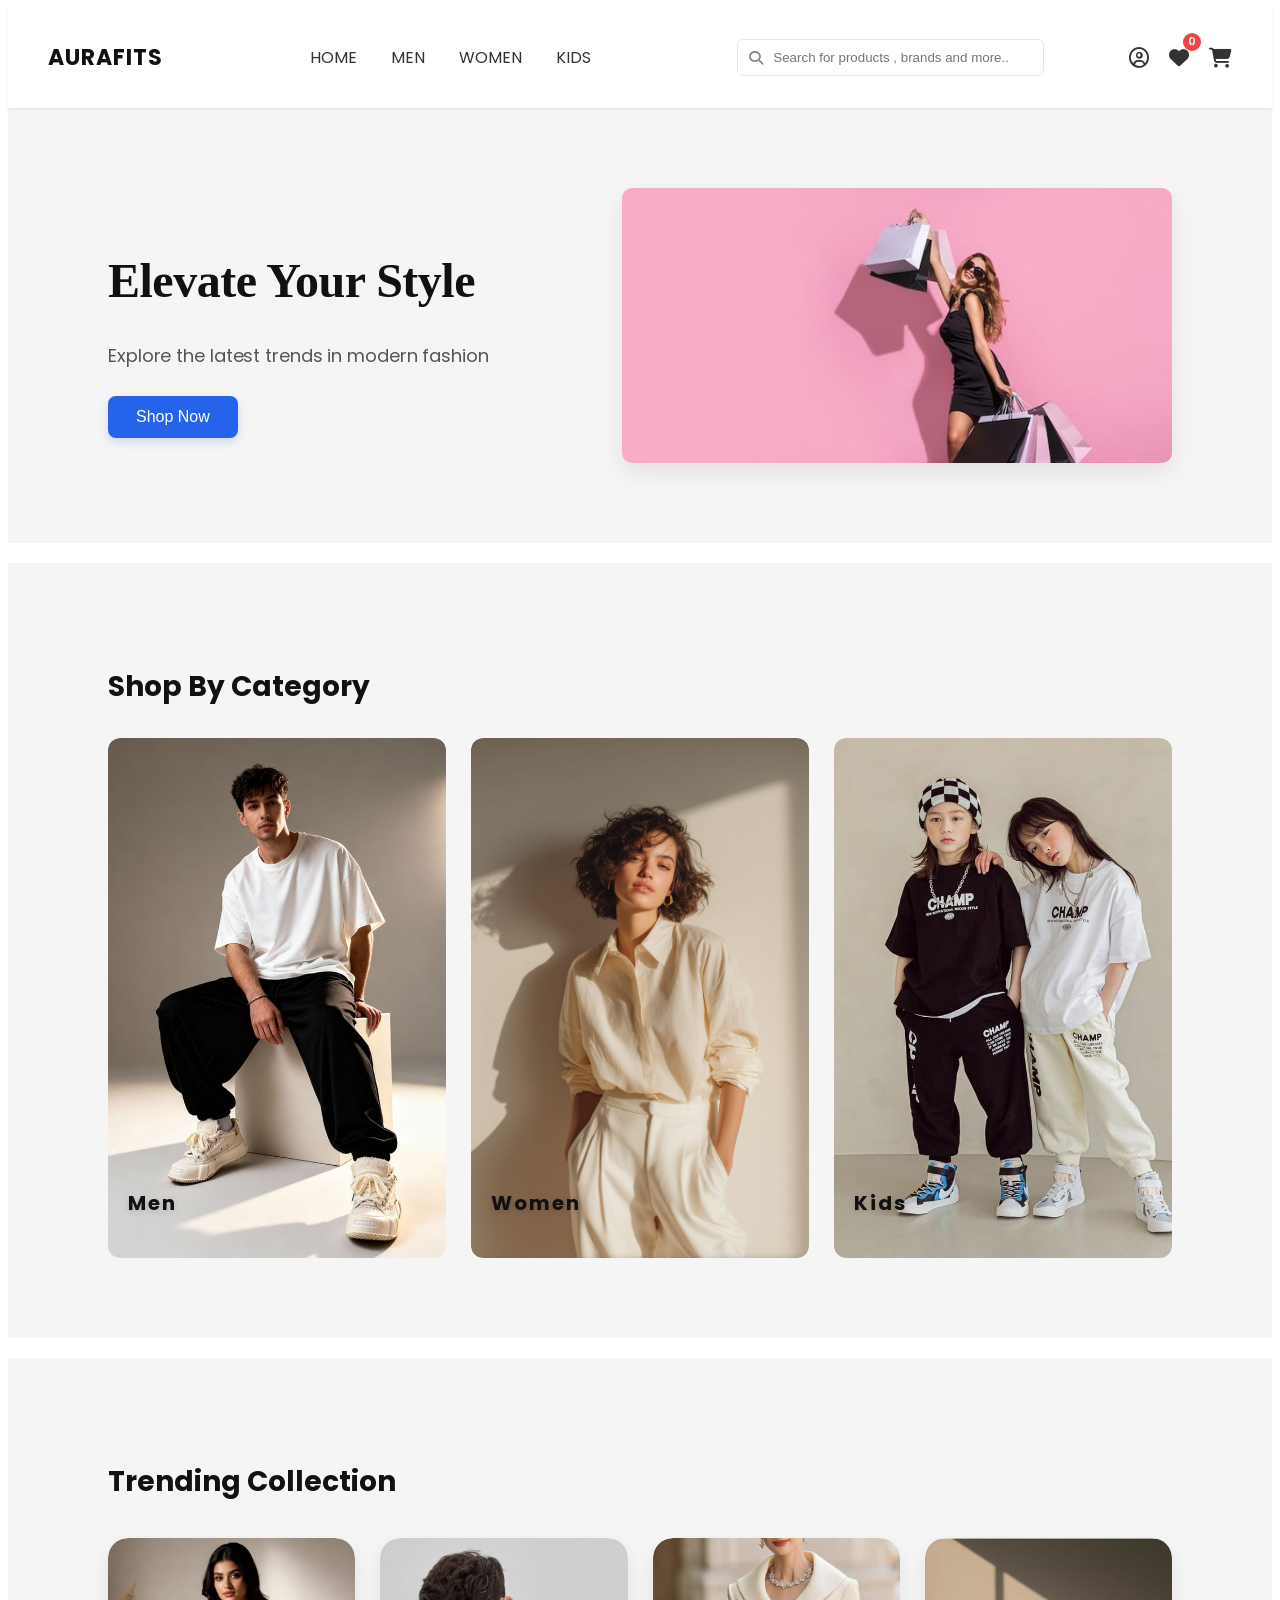
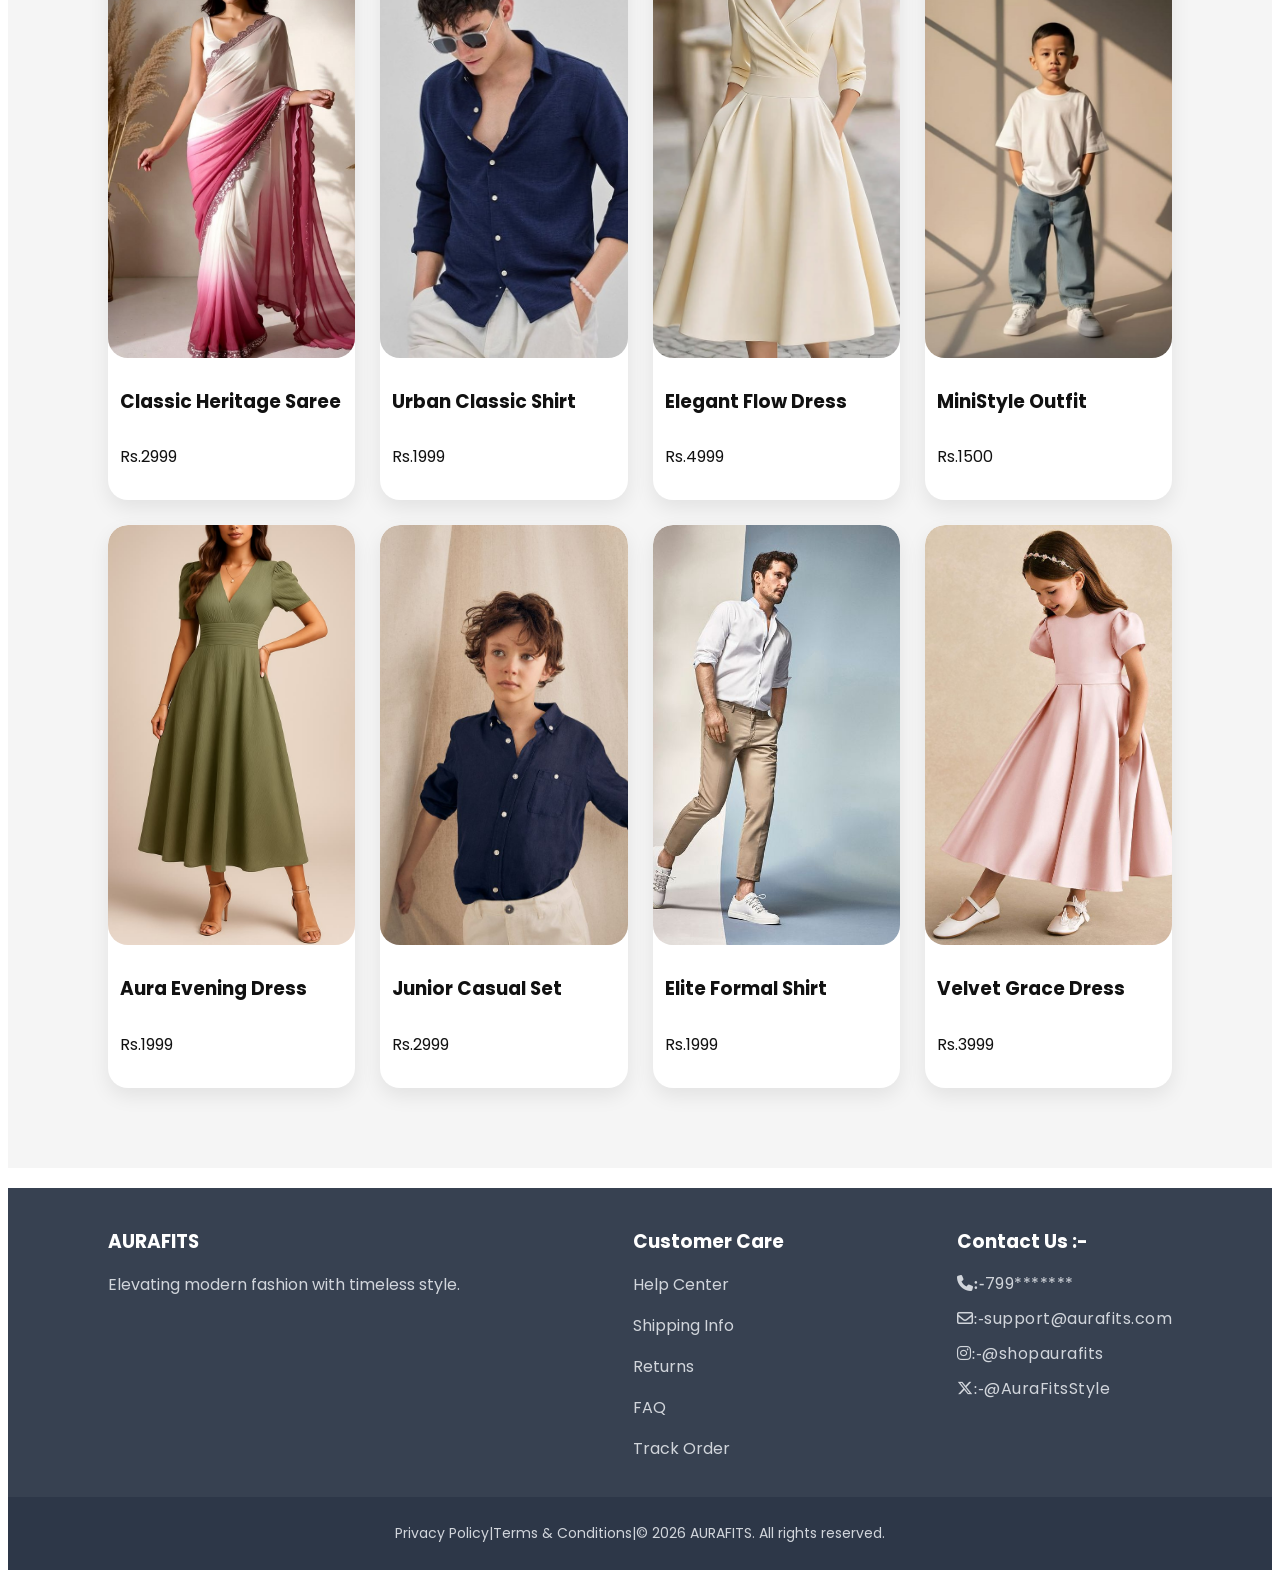
<file: index.html>
<!DOCTYPE html>
<html lang="en">

    <head>
        <link rel="stylesheet" href="css-style-code/shop.css">
        <link rel="stylesheet" href="https://cdnjs.cloudflare.com/ajax/libs/font-awesome/6.5.0/css/all.min.css">
        <meta  charset="UTF-8">
        <meta name="viewport" content="width=device-width,initial-scale=1.0">
        <link href="https://fonts.googleapis.com/css2?family=Poppins:wght@300;400;600;700&display=swap" rel="stylesheet">
        <title>BRAND SHOPPING</title>
    </head>

    <body>
         
        <nav class="navbar">

            <h2 id="logo">AURAFITS</h2>

            <div class="links">
            <a href="index.html">HOME</a>
            <a href="men.html">MEN</a>
            <a href="women.html">WOMEN</a>
            <a href="kids.html">KIDS</a>
            </div>

            <div class="search-box">
                <i class="fa-solid fa-magnifying-glass"></i>
                <input id="input" type="text" placeholder="Search for products , brands and more.. ">
            </div>

            <section class="icons">

            <div class="profile">
                <i class="fa-regular fa-circle-user"></i>
            </div>

            <div class="wishlist">

               <i class="fa-solid fa-heart"></i>

               <span id="wishlist-count">0</span>

            </div>

            <div class="cart">
                <i class="fa-solid fa-cart-shopping"></i>
            </div>

            </section>

        </nav>

        <section class="hero">

            <div class="hero-content">
                <h1>Elevate Your Style</h1>
                <p>Explore the latest trends in modern fashion</p>
                <button class="shop-button" id="shop-btn">Shop Now</button>
            </div>

            <div class="hero-image">
                <img src="project_images/fashion-pic-1.jpg" alt="fashion-image">
            </div>

        </section>

        <section class="category" id="categorys">

            <h2>Shop By Category</h2>

            <div class="category-container">
                
                <a href="men.html">

                <div class="card-container">
                    <img src="project_images/men-fashion-1.jpg" alt="mens's wear">
                    <h3>Men</h3>
                </div>

                </a>
                
                <a href="women.html">
                <div class="card-container">
                    <img src="project_images/women-fashion-3.jpg" alt="women's wear">
                    <h3>Women</h3>
                </div>
                </a>

                <div  class="card-container">
                    <img src="project_images/kids-3.jpg" alt="kids wear">
                    <h3>Kids</h3>
                </div>

            </div>

        </section>

        <section class="feature-products">

            <h2>Trending Collection</h2>

            <div class="feature-container">

                <div class="feature-card">
                    <img src="project_images/featured products/sarees-featu.jpg">
                    <h3>Classic Heritage Saree</h3>
                    <p>Rs.2999</p>
                </div>

                <div class="feature-card">
                    <img src="project_images/featured products/shirts-featu.jpg">
                    <h3>Urban Classic Shirt</h3>
                    <p>Rs.1999</p>
                </div>

                <div class="feature-card">
                    <img src="project_images/featured products/dress-featu.jpg">
                    <h3>Elegant Flow Dress</h3>
                    <p>Rs.4999</p>
                </div>

                <div class="feature-card">
                    <img src="project_images/featured products/kid-casual-featu.jpg">
                    <h3>MiniStyle Outfit</h3>
                    <p>Rs.1500</p>
                </div>

                <div class="feature-card">
                    <img src="project_images/featured products/girl-featu-1.jpg">
                    <h3>Aura Evening Dress</h3>
                    <p>Rs.1999</p>
                </div>

                <div class="feature-card">
                    <img src="project_images/featured products/kids-featu-1jpg.jpg">
                    <h3>Junior Casual Set</h3>
                    <p>Rs.2999</p>
                </div>

                <div class="feature-card">
                    <img src="project_images/featured products/men-featu.jpg">
                    <h3>Elite Formal Shirt</h3>
                    <p>Rs.1999</p>
                </div>

                <div class="feature-card">
                    <img src="project_images/featured products/kid-dress-featu.jpg">
                    <h3>Velvet Grace Dress</h3>
                    <p>Rs.3999</p>
                </div>

            </div>

        </section>

        <footer class="footer">

            <section class="footer-container">
           
            <div class="left-section">
                <h3>AURAFITS</h3>
                <p>Elevating modern fashion with timeless style.</p>
            </div>

            <div class="center-section">
                <h3>Customer Care</h3>
                <p>Help Center</p>
                <p>Shipping Info</p>
                <p>Returns</p>
                <p>FAQ</p>
                <p>Track Order</p>
            </div>

            <div class="right-section">
                <h3>Contact Us :-</h3>

                <div id="ph">
                    
                    <i class="fa-solid fa-phone">:-</i>799*******
                
                </div>

                <div id="email">

                    <i class="fa-regular fa-envelope">:-</i>support@aurafits.com

                </div>

                <div id="insta">

                    <i class="fa-brands fa-instagram">:-</i>@shopaurafits

                </div>

                <div id="twitter">

                    <i class="fa-brands fa-x-twitter">:-</i>@AuraFitsStyle
                </div>

            </div>

          </section>
           
          <div class="footer-bottom">
            <p>Privacy Policy|Terms & Conditions|© 2026 AURAFITS. All rights reserved.</p>
          </div>

        </footer>

        <script>
            const shop = document.getElementById("shop-btn");
            const cat = document.getElementById("categorys");

            shop.addEventListener("click",() => {

                cat.scrollIntoView({
                    behavior:"smooth"
                });
            });

            const searchInput = document.getElementById("input");
            
            searchInput.addEventListener("keydown", (event) => {

            if(event.key === "Enter") {

                 const searchValue = searchInput.value.toLowerCase();

             if(searchValue.includes("men")) {

                window.location.href = "men.html";

            }

            else if(searchValue.includes("women")) {

                window.location.href = "women.html";

            }

            else if(searchValue.includes("kids")) {

               window.location.href = "kids.html";

            }

        }

    });
        </script>

    </body>
</html>
</file>
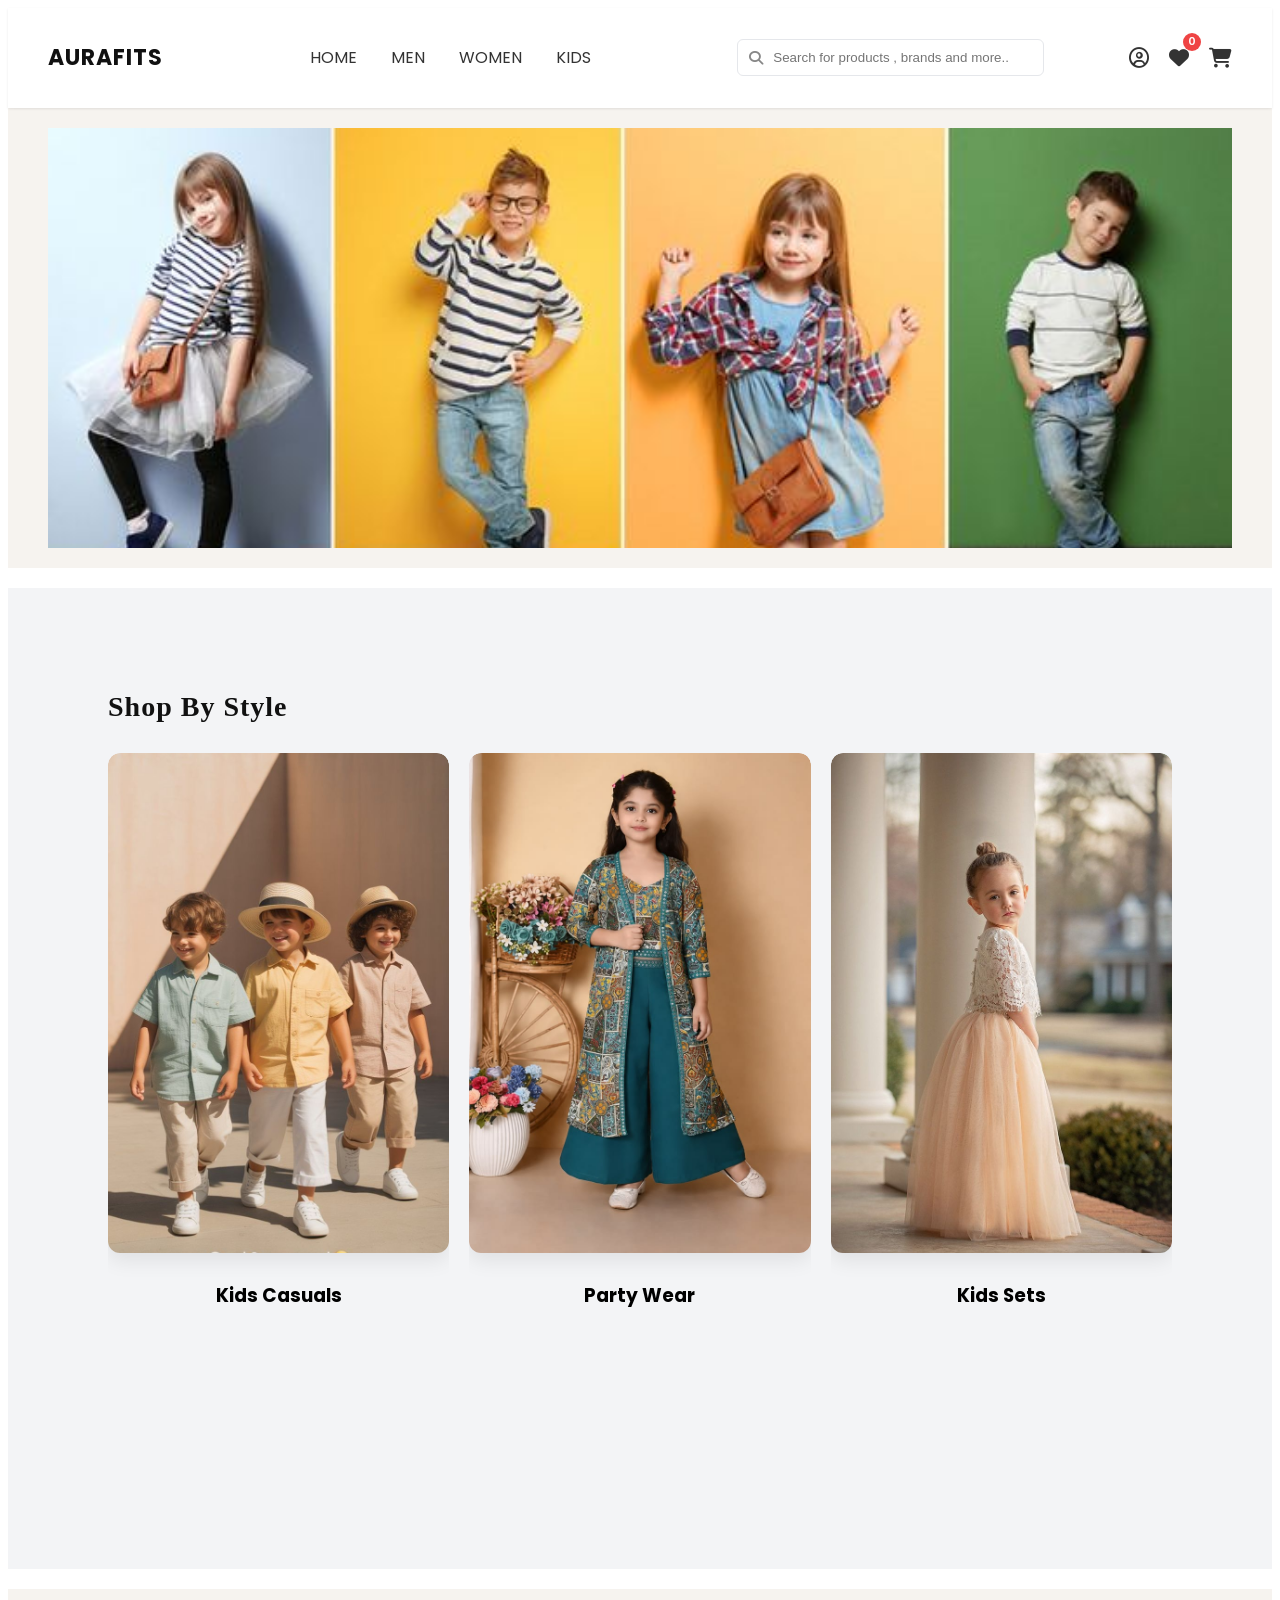
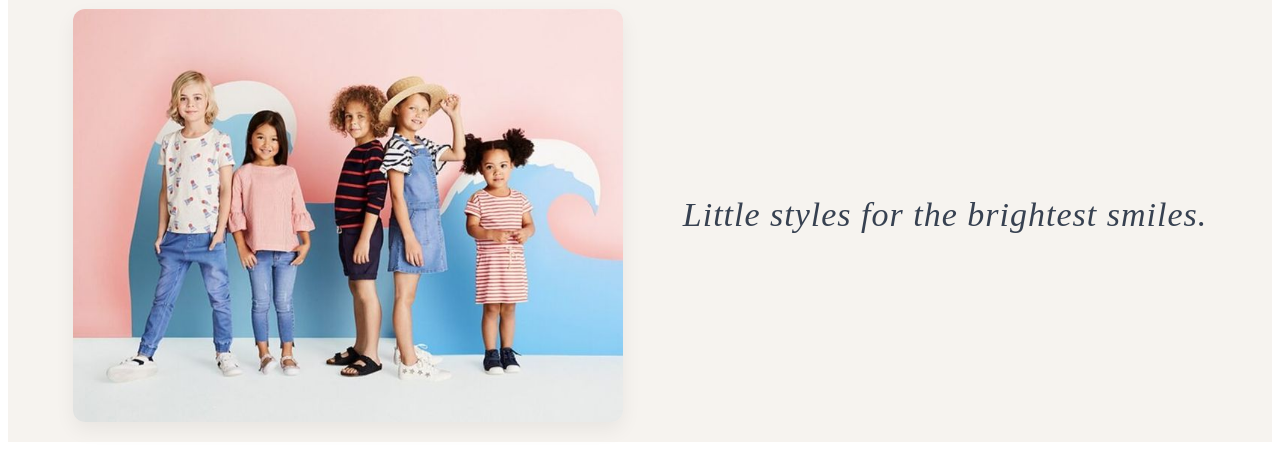
<file: kids.html>
<!DOCTYPE html>
<html lang="en">

    <head>
        <link rel="stylesheet" href="css-style-code/kids.css">
        <link rel="stylesheet" href="https://cdnjs.cloudflare.com/ajax/libs/font-awesome/6.5.0/css/all.min.css">
        <meta  charset="UTF-8">
        <meta name="viewport" content="width=device-width,initial-scale=1.0">
        <link href="https://fonts.googleapis.com/css2?family=Poppins:wght@300;400;600;700&display=swap" rel="stylesheet">
        <title>BRAND SHOPPING</title>
    </head>

    <body>
         
        <nav class="navbar">

            <h2 id="logo">AURAFITS</h2>

            <div class="links">
            <a href="index.html">HOME</a>
            <a href="men.html">MEN</a>
            <a href="women.html">WOMEN</a>
            <a href="kids.html">KIDS</a>
            </div>

            <div class="search-box">
                <i class="fa-solid fa-magnifying-glass"></i>
                <input id="input" type="text" placeholder="Search for products , brands and more.. ">
            </div>

            <section class="icons">

            <div class="profile">
                <i class="fa-regular fa-circle-user"></i>
            </div>

            <div class="wishlist">

                <i class="fa-solid fa-heart"></i>

                <span id="wishlist-count">0</span>

            </div>

            <div class="cart">
                <i class="fa-solid fa-cart-shopping"></i>
            </div>

            </section>
        </nav>

            <section class="hero-section">
                
                <div class="hero-image">
                <img src="project_images/kids-banner-3.jpg">
                </div>

            </section>

            <section class="kids-collection">

                <h2>Shop By Style</h2>

                <div class="collection-container">
                

                    <div class="card-collection" id="kids-casuals">
                        <img src="project_images/kids wear/kids casuals/kids-wear.jpg">
                        <h3>Kids Casuals</h3>
                    </div>


                    <div class="card-collection" id="kids-party">
                        <img src="project_images/kids wear/kids party wear/kids-party-wear.jpg">
                        <h3>Party Wear</h3>
                    </div>


                    <div class="card-collection" id="sets">
                        <img src="project_images/kids wear/kids sets/kids-sets-3.jpg">
                        <h3>Kids Sets</h3>
                    </div>

                </div>

            </section>

            <section class="dynamic-products">

                <div class="dynamic-container">


                </div>

            </section>

            <footer class="footer">

                <div class="footer-image">
                    <img src="project_images/kids-banner-4.jpg">
                    <h3>Little styles for the brightest smiles.</h3>
                </div>

            </footer>

            <script src="java-script-code/kids.js"></script>

        </body>
</html>
</file>
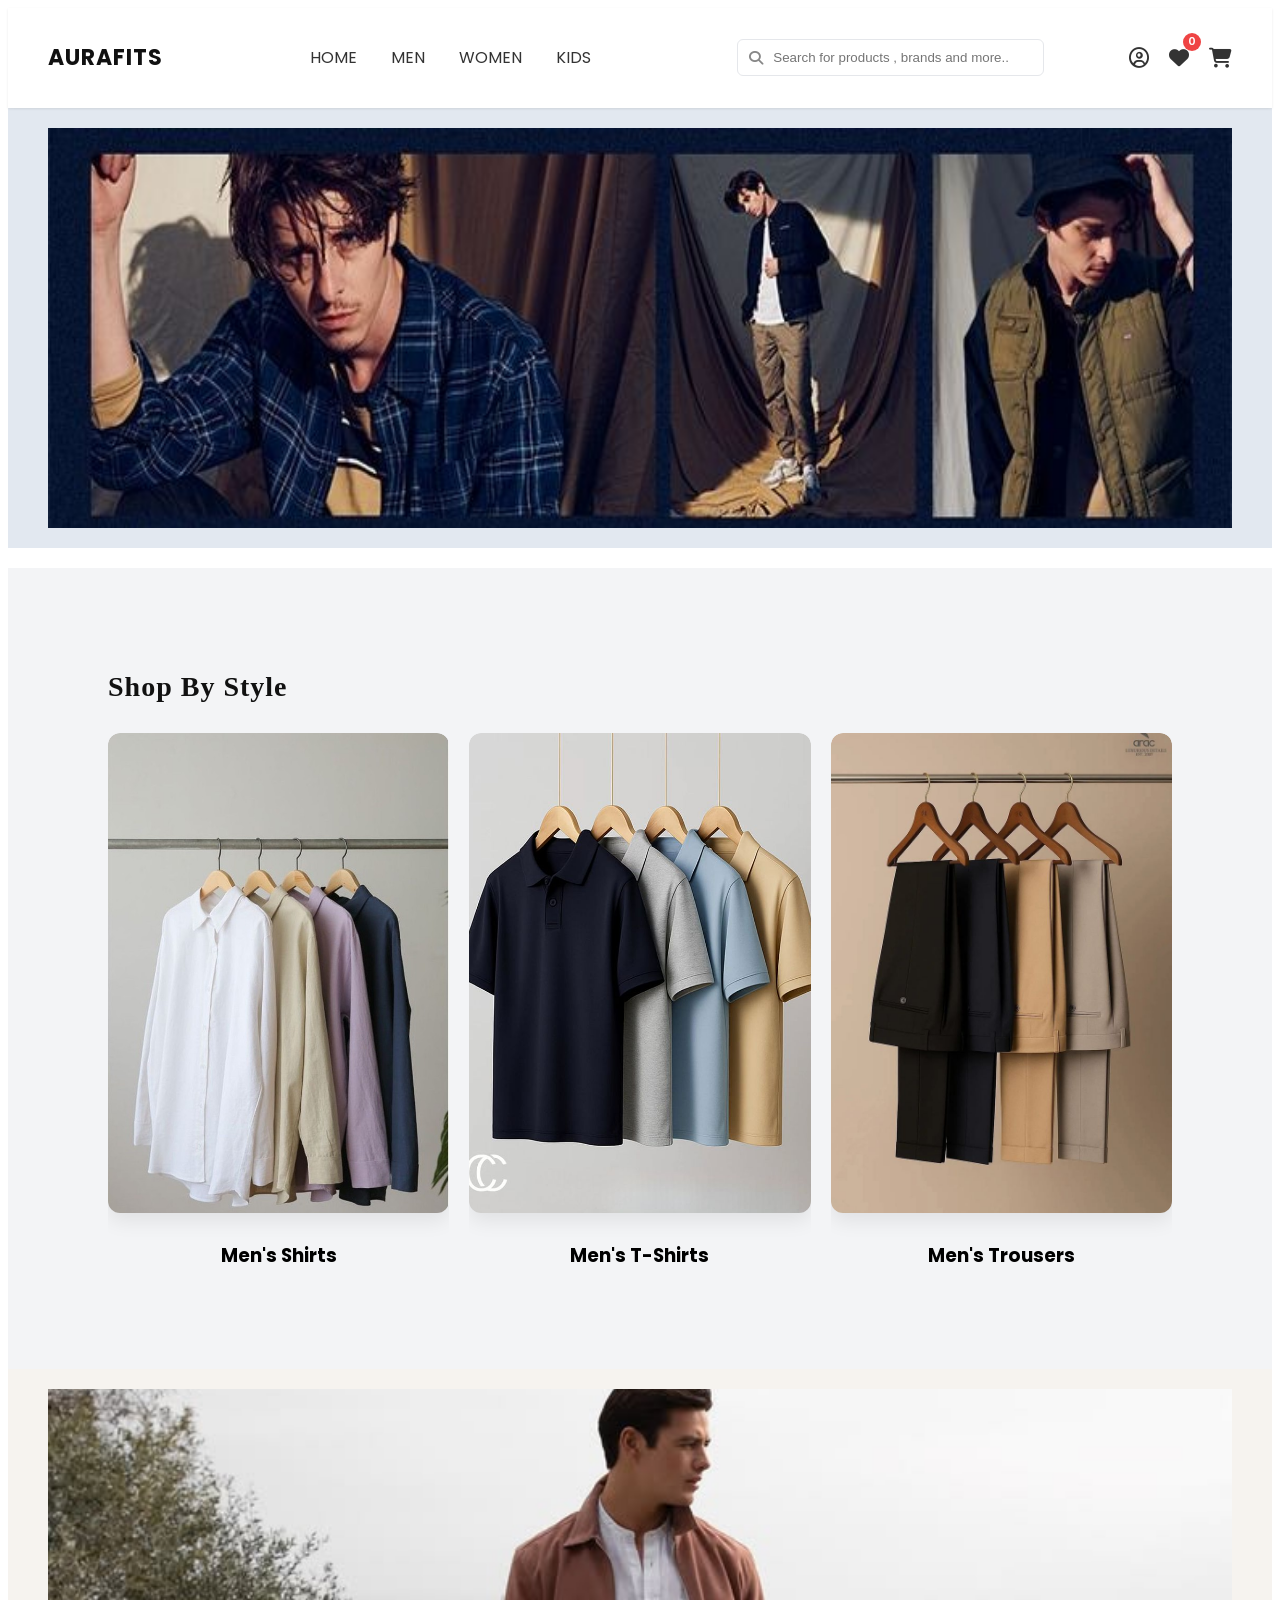
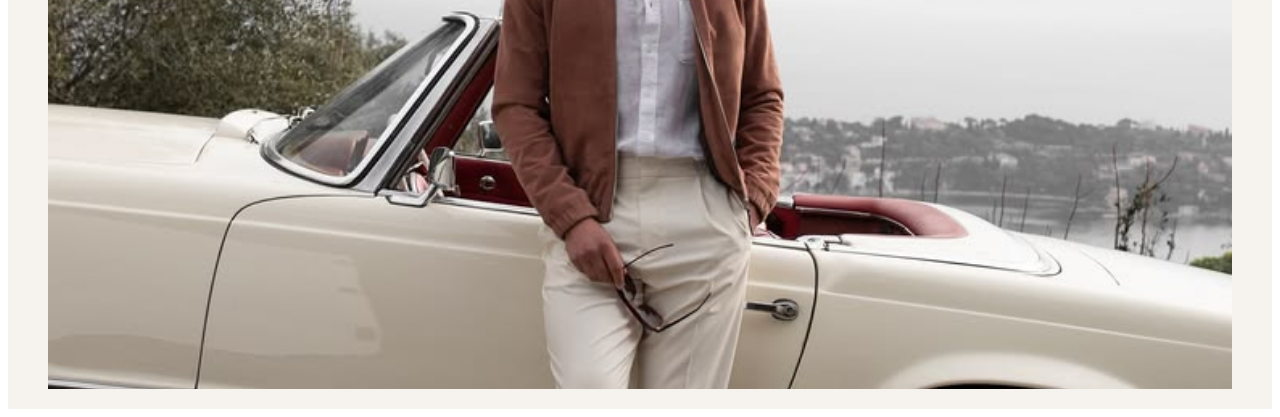
<file: men.html>
<!DOCTYPE html>
<html lang="en">

    <head>
        <link rel="stylesheet" href="css-style-code/men-style.css">
        <link rel="stylesheet" href="https://cdnjs.cloudflare.com/ajax/libs/font-awesome/6.5.0/css/all.min.css">
        <meta  charset="UTF-8">
        <meta name="viewport" content="width=device-width,initial-scale=1.0">
        <link href="https://fonts.googleapis.com/css2?family=Poppins:wght@300;400;600;700&display=swap" rel="stylesheet">
        <title>BRAND SHOPPING</title>
    </head>

    <body>
         
        <nav class="navbar">

            <h2 id="logo">AURAFITS</h2>

            <div class="links">
            <a href="index.html">HOME</a>
            <a href="men.html">MEN</a>
            <a href="women.html">WOMEN</a>
            <a href="kids.html">KIDS</a>
            </div>

            <div class="search-box">
                <i class="fa-solid fa-magnifying-glass"></i>
                <input id="input" type="text" placeholder="Search for products , brands and more.. ">
            </div>

            <section class="icons">

            <div class="profile">
                <i class="fa-regular fa-circle-user"></i>
            </div>

            <div class="wishlist">

                <i class="fa-solid fa-heart"></i>

                <span id="wishlist-count">0</span>

            </div>

            <div class="cart">
                <i class="fa-solid fa-cart-shopping"></i>
            </div>

            </section>
        </nav>

            <section class="hero-section">
                
                <div class="hero-image">
                <img src="project_images/men-fashion-banner-1.jpg">
                </div>

            </section>

            <section class="mens-collection">

                <h2>Shop By Style</h2>

                <div class="collection-container">
                    
                    <a href="shirts.html">

                    <div class="card-collection">
                        <img src="project_images/men's wear/shirts/shirts.jpg" alt="Men's Shirts">
                        <h3>Men's Shirts</h3>
                    </div>

                    </a>

                    <a href="tshirts.html">

                    <div class="card-collection">
                        <img src="project_images/men's wear/t-shirts/tshirts.jpg">
                        <h3>Men's T-Shirts</h3>
                    </div>

                    </a>

                    <a href="trousers.html">

                    <div class="card-collection">
                        <img src="project_images/men's wear/trousers/trouser-5.jpg">
                        <h3>Men's Trousers</h3>
                    </div>

                    </a>

                </div>

            </section>

            <footer class="footer">

                <div class="footer-image">
                    <img src="project_images/men's wear/shirts/men-banner.jpg">
                </div>

            </footer>

            <script>

            const searchInput = document.getElementById("input");

            searchInput.addEventListener("keydown", (event) => {

                if(event.key === "Enter") {

                    const searchValue = searchInput.value.toLowerCase();

                    if(searchValue.includes("shirt")) {

                        window.location.href = "shirts.html";

                    }

                    else if(searchValue.includes("tshirt")) {

                        window.location.href = "tshirts.html";

                    }

                    else if(searchValue.includes("trouser")) {

                        window.location.href = "trousers.html";

                    }


                }

            });

</script>

        </body>
</html>
</file>
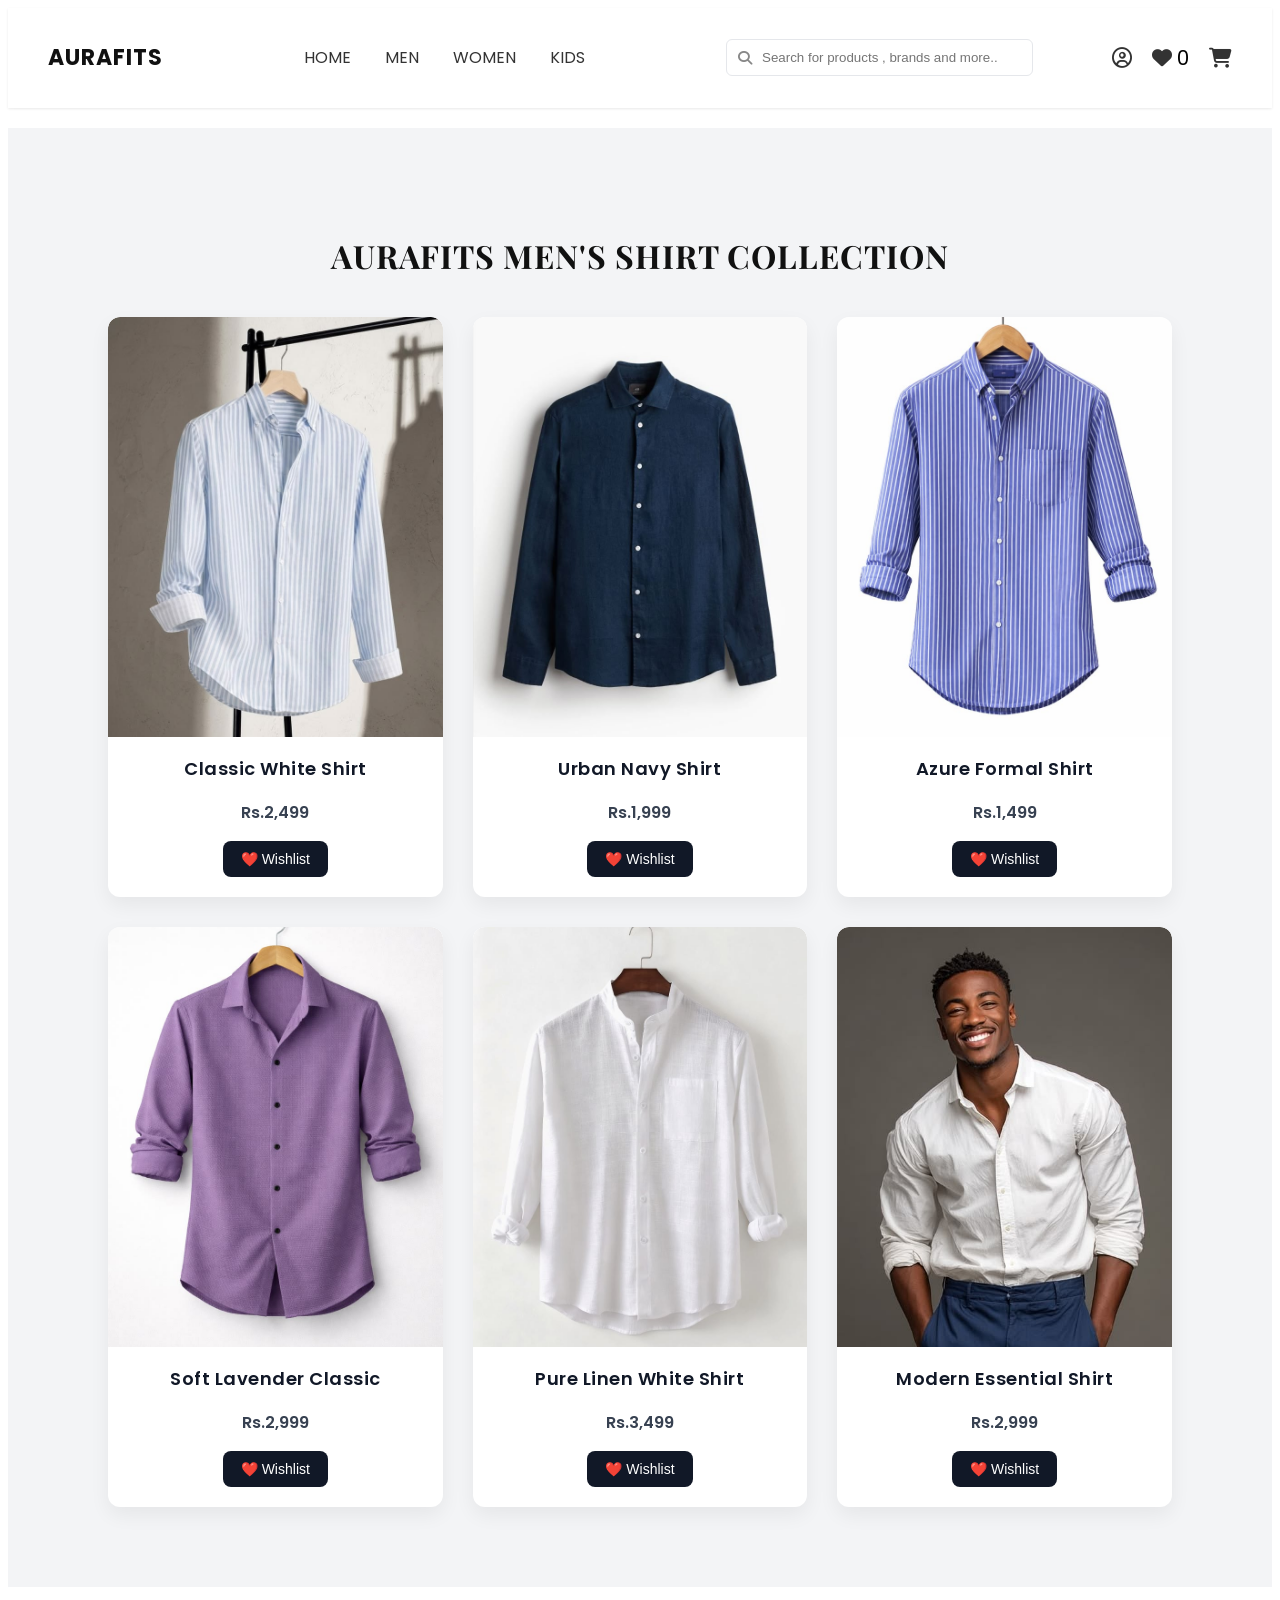
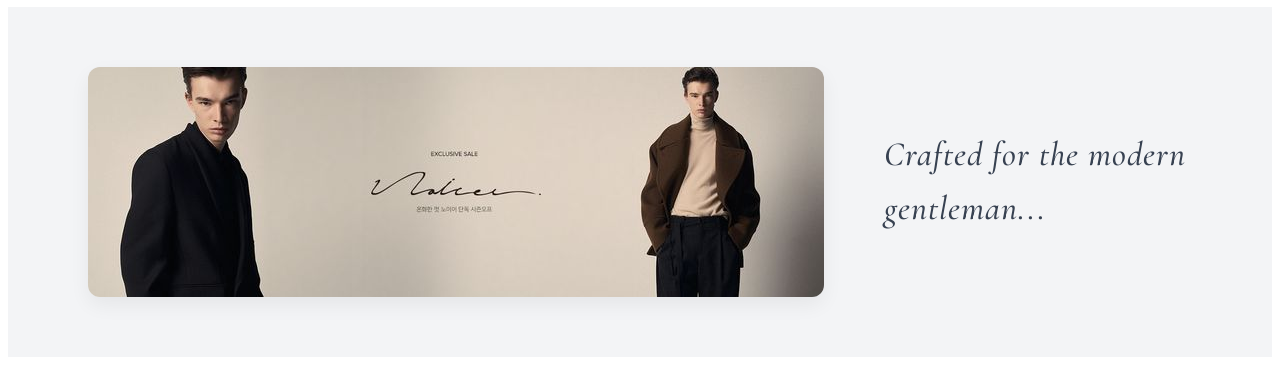
<file: shirts.html>
<!DOCTYPE html>
<html lang="en">

    <head>
        <link rel="stylesheet" href="css-style-code/shirts.css">
        <link rel="stylesheet" href="https://cdnjs.cloudflare.com/ajax/libs/font-awesome/6.5.0/css/all.min.css">
        <meta  charset="UTF-8">
        <meta name="viewport" content="width=device-width,initial-scale=1.0">
        <link href="https://fonts.googleapis.com/css2?family=Poppins:wght@300;400;600;700&display=swap" rel="stylesheet">
        <link href="https://fonts.googleapis.com/css2?family=Playfair+Display:wght@400;600;700&family=Cormorant+Garamond:wght@400;500;600;700&family=Poppins:wght@300;400;600;700&display=swap"
         rel="stylesheet">

        <title>BRAND SHOPPING</title>
        
    </head>

    <body>
         
        <nav class="navbar">

            <h2 id="logo">AURAFITS</h2>

            <div class="links">
            <a href="index.html">HOME</a>
            <a href="men.html">MEN</a>
            <a href="women.html">WOMEN</a>
            <a href="kids.html">KIDS</a>
            </div>

            <div class="search-box">
                <i class="fa-solid fa-magnifying-glass"></i>
                <input id="input" type="text" placeholder="Search for products , brands and more.. ">
            </div>

            <section class="icons">

            <div class="profile">
                <i class="fa-regular fa-circle-user"></i>
            </div>

            <div class="wishlist">

                <i class="fa-solid fa-heart"></i>

                <span id="wishlist-count">0</span>

            </div>

    

            <div class="cart">
                <i class="fa-solid fa-cart-shopping"></i>
            </div>

            </section>

        </nav>

        <section class="products">

            <h2>AURAFITS MEN'S SHIRT COLLECTION</h2>

            <div class="product-container">

                <div class="product-image">
                    <img src="project_images/men's wear/shirts/shirt.jpg">
                    <h3>Classic White Shirt</h3>
                    <p>Rs.2,499</p>
                    <button class="wishlist-btn">❤️ Wishlist</button>
                </div>
                 
                <div class="product-image">
                    <img src="project_images/men's wear/shirts/shirt-1.jpg">
                    <h3>Urban Navy Shirt</h3>
                    <p>Rs.1,999</p>
                    <button class="wishlist-btn">❤️ Wishlist</button>
                </div>

                <div class="product-image">
                    <img src="project_images/men's wear/shirts/Shirt-2.jpg">
                    <h3>Azure Formal Shirt</h3>
                    <p>Rs.1,499</p>
                    <button class="wishlist-btn">❤️ Wishlist</button>
                </div>


                <div class="product-image">
                    <img src="project_images/men's wear/shirts/shirt-3.jpg">
                    <h3>Soft Lavender Classic</h3>
                    <p>Rs.2,999</p>
                    <button class="wishlist-btn">❤️ Wishlist</button>
                </div>


                <div class="product-image">
                    <img src="project_images/men's wear/shirts/shirt-4.jpg">
                    <h3>Pure Linen White Shirt</h3>
                    <p>Rs.3,499</p>
                    <button class="wishlist-btn">❤️ Wishlist</button>
                </div>


                <div class="product-image">
                    <img src="project_images/men-fashion-3.jpg">
                    <h3>Modern Essential Shirt</h3>
                    <p>Rs.2,999</p>
                    <button class="wishlist-btn">❤️ Wishlist</button>
                </div>

            </div>

        </section>

        <section class="footer-container">

            <div class="footer-image">
                <img src="project_images/men-fashion-banner-5.jpg">

            <h3>Crafted for the modern gentleman...</h3>
            </div>

        </section>

     <script>

        let wishlistCount = 0;

        const wishlistButtons = document.querySelectorAll(".wishlist-btn");

        wishlistButtons.forEach((button) => {

            button.addEventListener("click", () => {

                wishlistCount++;

                document.getElementById("wishlist-count").textContent = wishlistCount;

            });

        });

     </script>
        
    </body>
</html>
</file>
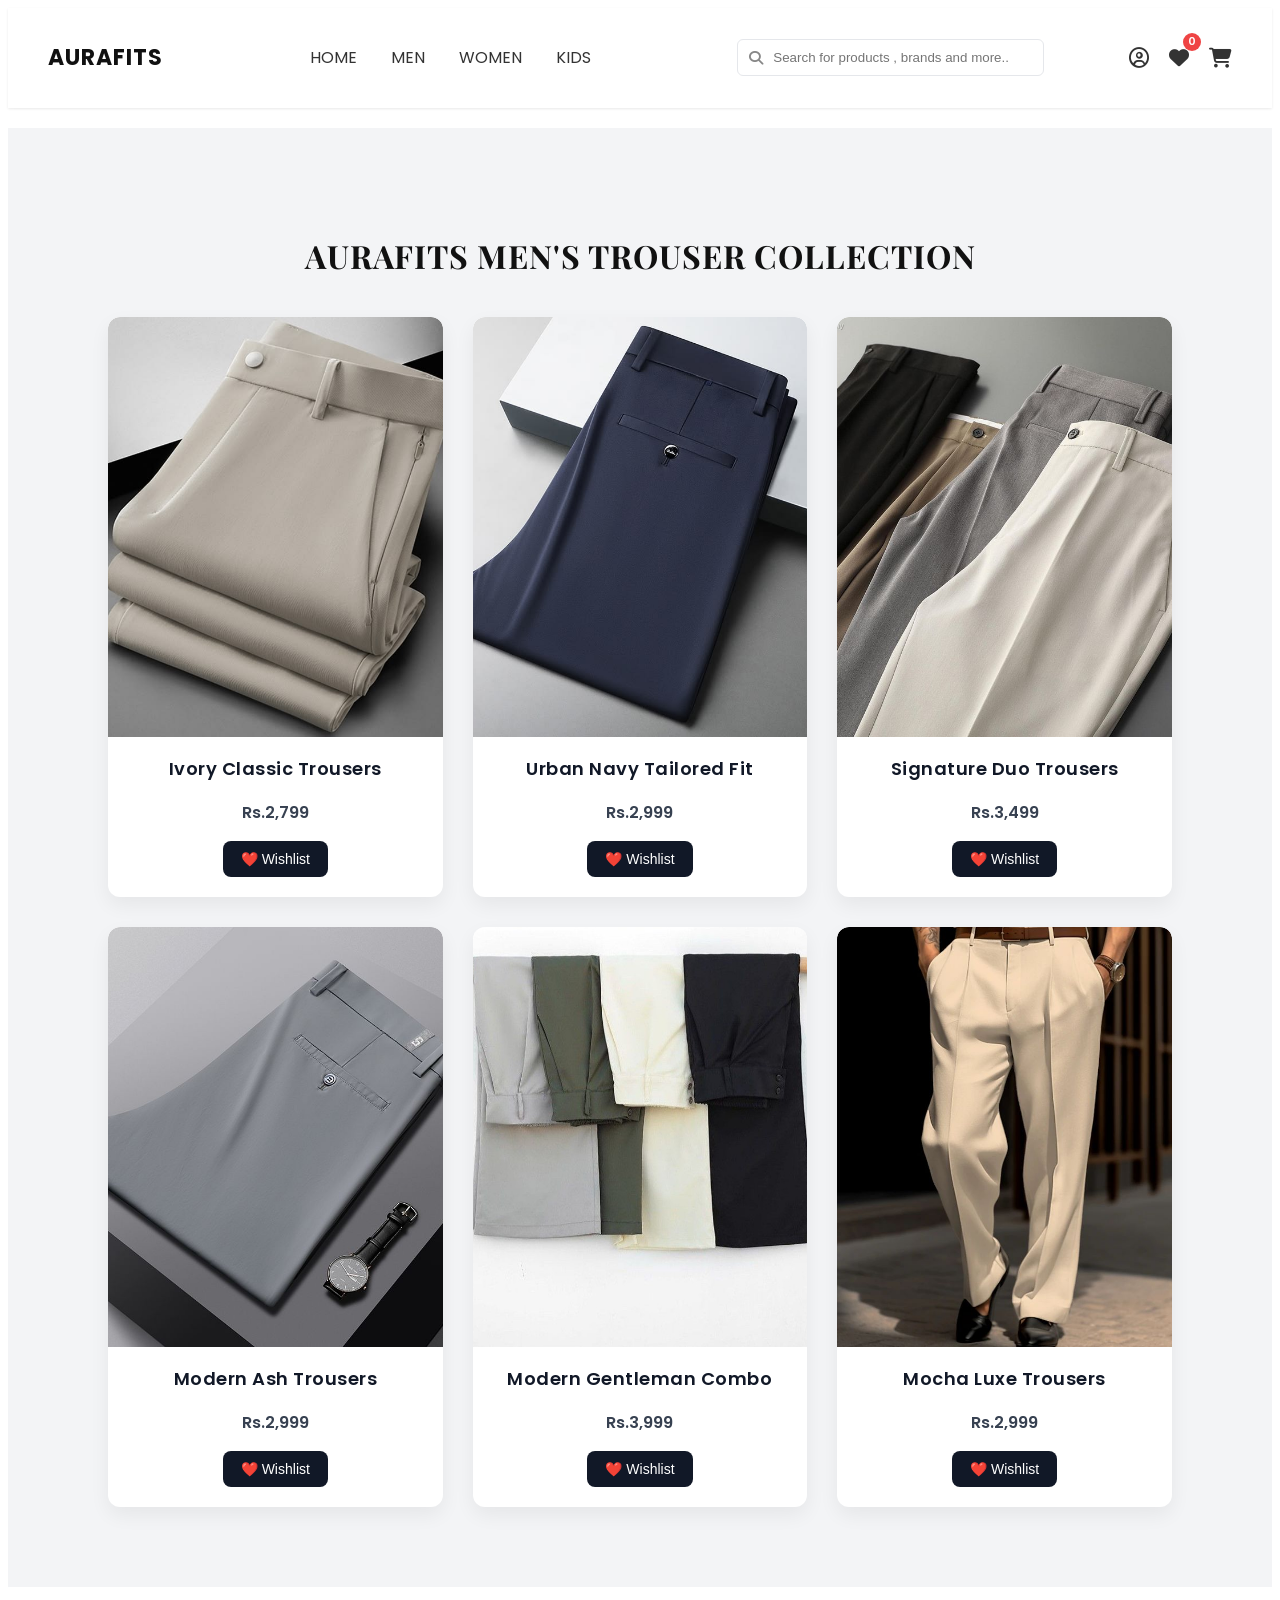
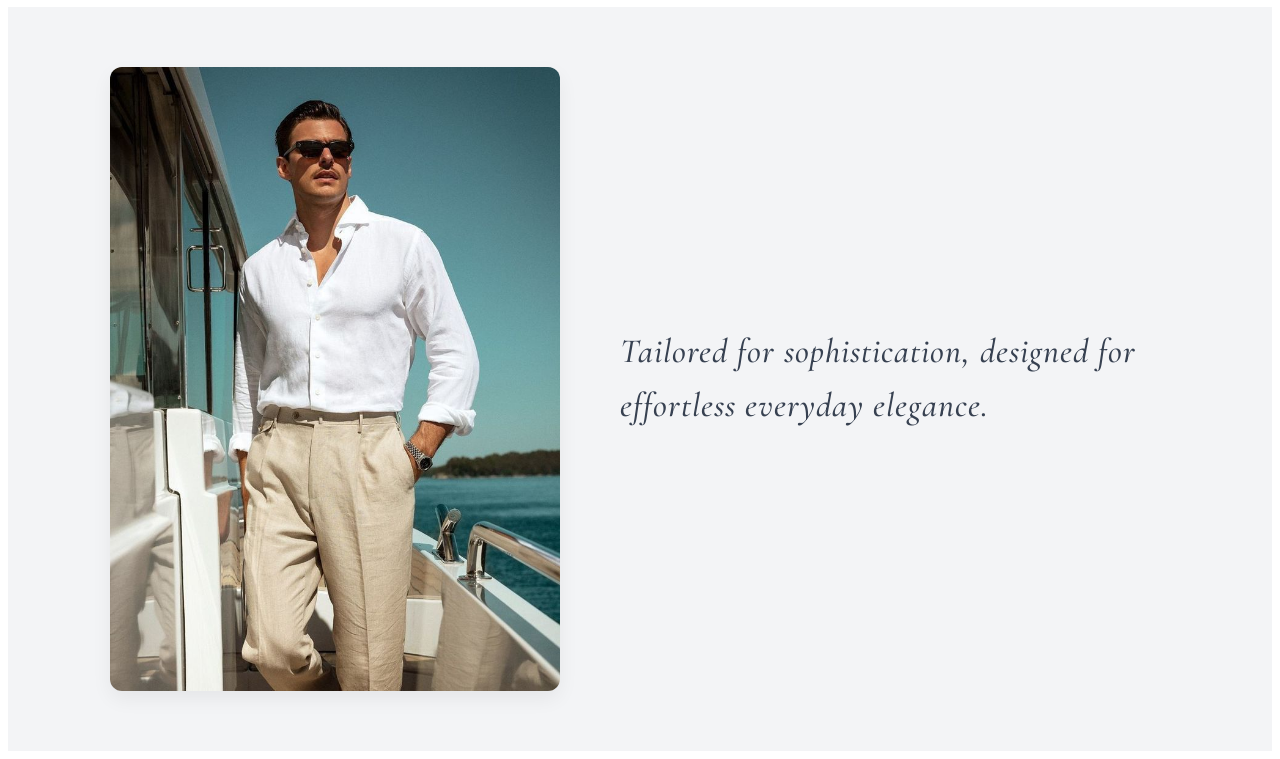
<file: trousers.html>
<!DOCTYPE html>
<html lang="en">

    <head>
        <link rel="stylesheet" href="css-style-code/tshirts.css">
        <link rel="stylesheet" href="https://cdnjs.cloudflare.com/ajax/libs/font-awesome/6.5.0/css/all.min.css">
        <meta  charset="UTF-8">
        <meta name="viewport" content="width=device-width,initial-scale=1.0">
        <link href="https://fonts.googleapis.com/css2?family=Poppins:wght@300;400;600;700&display=swap" rel="stylesheet">
        <link href="https://fonts.googleapis.com/css2?family=Playfair+Display:wght@400;600;700&family=Cormorant+Garamond:wght@400;500;600;700&family=Poppins:wght@300;400;600;700&display=swap"
         rel="stylesheet">

        <title>BRAND SHOPPING</title>

    </head>

    <body>
         
        <nav class="navbar">

            <h2 id="logo">AURAFITS</h2>

            <div class="links">
            <a href="index.html">HOME</a>
            <a href="men.html">MEN</a>
            <a href="women.html">WOMEN</a>
            <a href="kids.html">KIDS</a>
            </div>

            <div class="search-box">
                <i class="fa-solid fa-magnifying-glass"></i>
                <input id="input" type="text" placeholder="Search for products , brands and more.. ">
            </div>

            <section class="icons">

            <div class="profile">
                <i class="fa-regular fa-circle-user"></i>
            </div>

            <div class="wishlist">

                <i class="fa-solid fa-heart"></i>

                <span id="wishlist-count">0</span>

            </div>

            <div class="cart">
                <i class="fa-solid fa-cart-shopping"></i>
            </div>

            </section>

        </nav>

        <section class="products">

            <h2>AURAFITS MEN'S TROUSER COLLECTION</h2>

            <div class="product-container">

                <div class="product-image">
                    <img src="project_images/men's wear/trousers/trowser-1.jpg">
                    <h3>Ivory Classic Trousers</h3>
                    <p>Rs.2,799</p>
                    <button class="wishlist-btn">❤️ Wishlist</button>
                </div>
                 
                <div class="product-image">
                    <img src="project_images/men's wear/trousers/trowser-2.jpg">
                    <h3>Urban Navy Tailored Fit</h3>
                    <p>Rs.2,999</p>
                    <button class="wishlist-btn">❤️ Wishlist</button>
                </div>

                <div class="product-image">
                    <img src="project_images/men's wear/trousers/trowser-3.jpg">
                    <h3>Signature Duo Trousers</h3>
                    <p>Rs.3,499</p>
                    <button class="wishlist-btn">❤️ Wishlist</button>
                </div>


                <div class="product-image">
                    <img src="project_images/men's wear/trousers/trowser-4.jpg">
                    <h3>Modern Ash Trousers</h3>
                    <p>Rs.2,999</p>
                    <button class="wishlist-btn">❤️ Wishlist</button>
                </div>


                <div class="product-image">
                    <img src="project_images/men's wear/trousers/trowsers.jpg">
                    <h3>Modern Gentleman Combo</h3>
                    <p>Rs.3,999</p>
                    <button class="wishlist-btn">❤️ Wishlist</button>
                </div>


                <div class="product-image">
                    <img src="project_images/men's wear/trousers/trowser-6.jpg">
                    <h3>Mocha Luxe Trousers</h3>
                    <p>Rs.2,999</p>
                    <button class="wishlist-btn">❤️ Wishlist</button>
                </div>

            </div>

        </section>

        <section class="footer-container">

            <div class="footer-image">
                <img src="project_images/men's wear/trousers/trouser-footer.jpg">

            <h3>Tailored for sophistication, designed for effortless everyday elegance.</h3>
            </div>

        </section>
        
        <script>

            let wishlistCount = 0;

            const wishlistButtons = document.querySelectorAll(".wishlist-btn");

            wishlistButtons.forEach((button) => {

                button.addEventListener("click", () => {

                    wishlistCount++;

                    document.getElementById("wishlist-count").textContent = wishlistCount;

                });

            });

</script>
        
    </body>
</html>
</file>
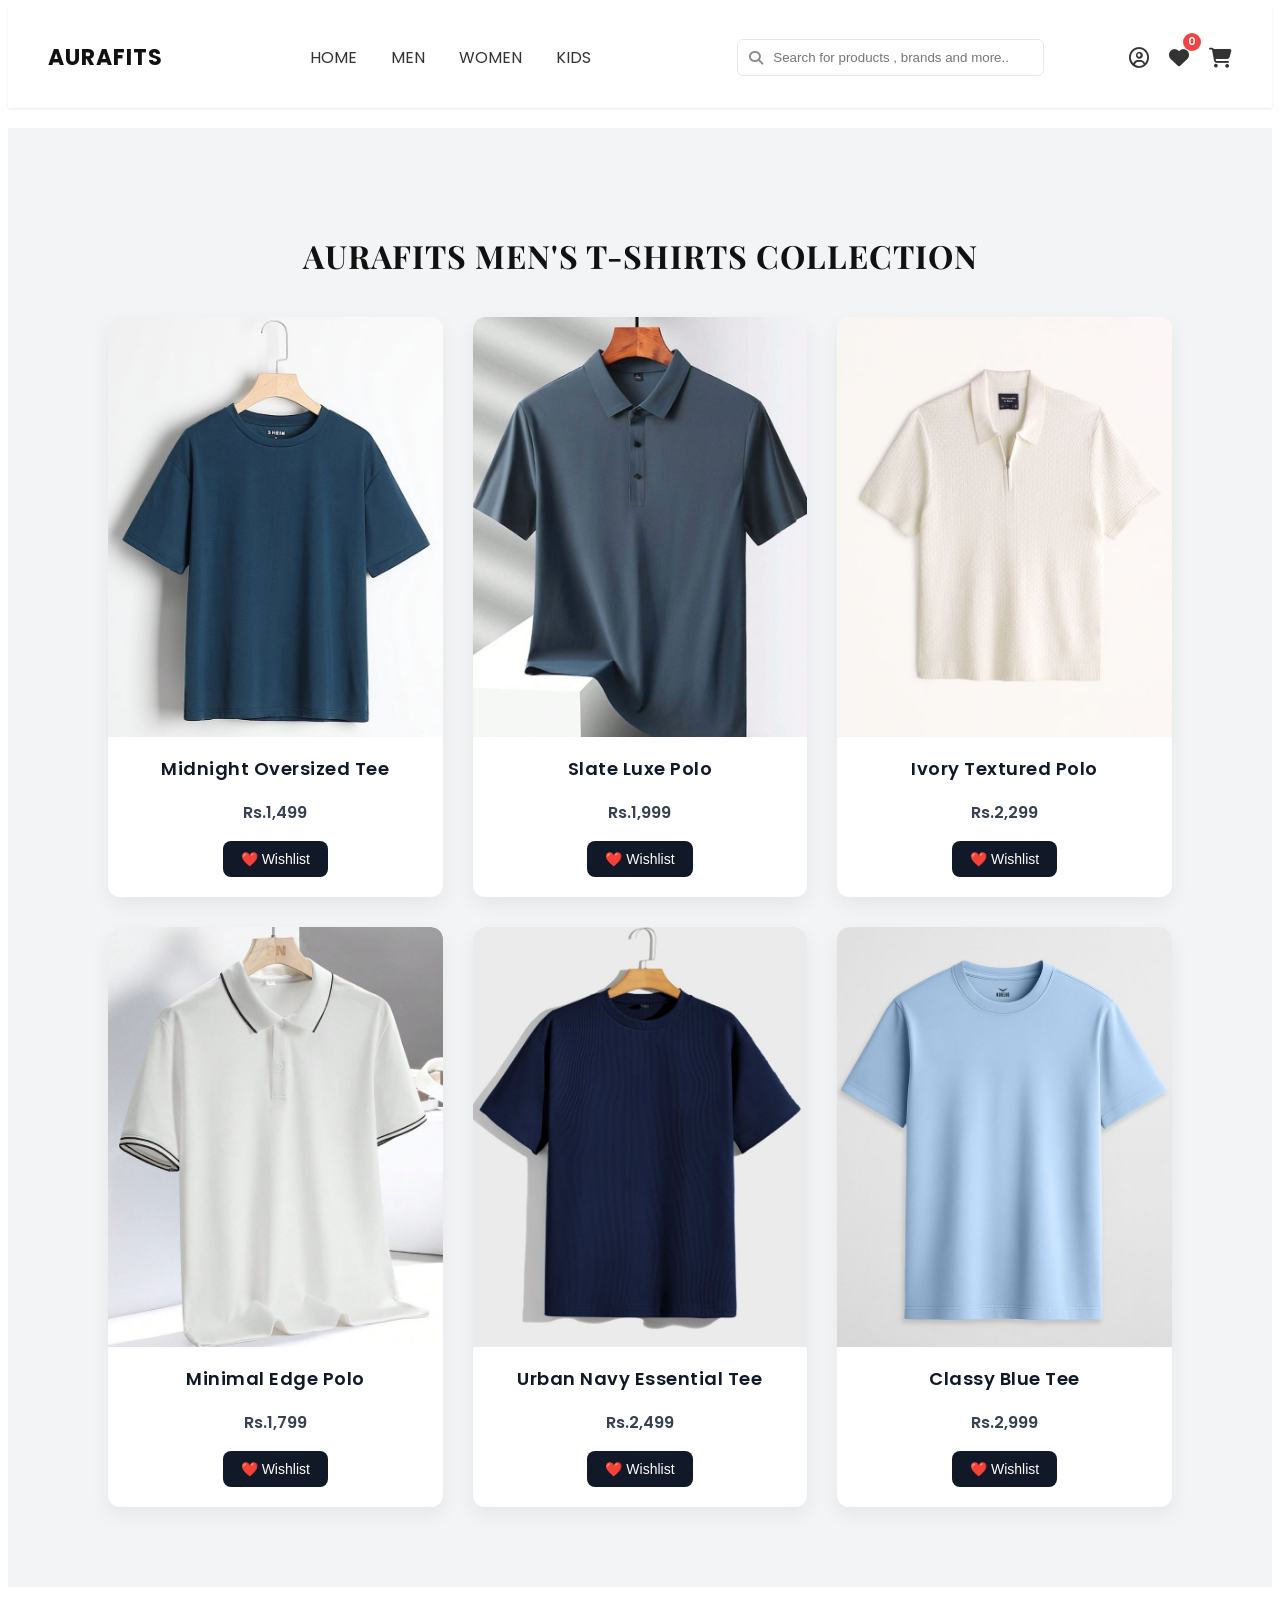
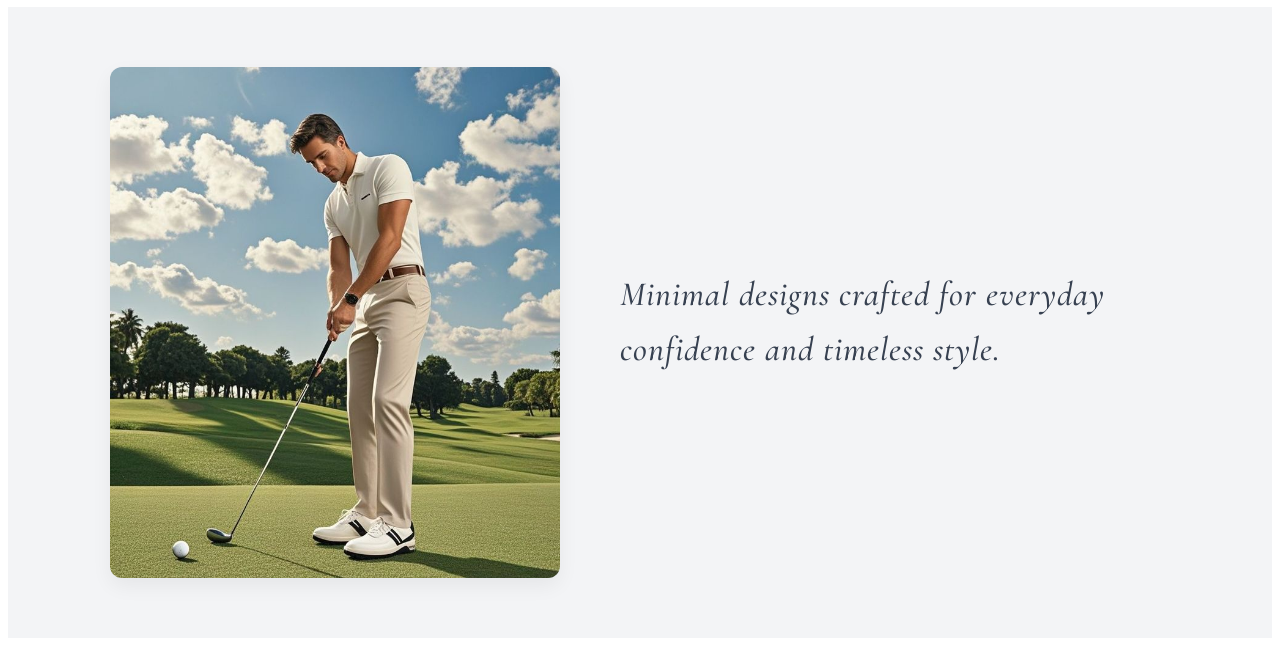
<file: tshirts.html>
<!DOCTYPE html>
<html lang="en">

    <head>
        <link rel="stylesheet" href="css-style-code/tshirts.css">
        <link rel="stylesheet" href="https://cdnjs.cloudflare.com/ajax/libs/font-awesome/6.5.0/css/all.min.css">
        <meta  charset="UTF-8">
        <meta name="viewport" content="width=device-width,initial-scale=1.0">
        <link href="https://fonts.googleapis.com/css2?family=Poppins:wght@300;400;600;700&display=swap" rel="stylesheet">
        <link href="https://fonts.googleapis.com/css2?family=Playfair+Display:wght@400;600;700&family=Cormorant+Garamond:wght@400;500;600;700&family=Poppins:wght@300;400;600;700&display=swap"
         rel="stylesheet">

        <title>BRAND SHOPPING</title>

    </head>

    <body>
         
        <nav class="navbar">

            <h2 id="logo">AURAFITS</h2>

            <div class="links">
            <a href="index.html">HOME</a>
            <a href="men.html">MEN</a>
            <a href="women.html">WOMEN</a>
            <a href="kids.html">KIDS</a>
            </div>

            <div class="search-box">
                <i class="fa-solid fa-magnifying-glass"></i>
                <input id="input" type="text" placeholder="Search for products , brands and more.. ">
            </div>

            <section class="icons">

            <div class="profile">
                <i class="fa-regular fa-circle-user"></i>
            </div>

            <div class="wishlist">

                <i class="fa-solid fa-heart"></i>

                <span id="wishlist-count">0</span>

            </div>

            <div class="cart">
                <i class="fa-solid fa-cart-shopping"></i>
            </div>

            </section>

        </nav>

        <section class="products">

            <h2>AURAFITS MEN'S T-SHIRTS COLLECTION</h2>

            <div class="product-container">

                <div class="product-image">
                    <img src="project_images/men's wear/t-shirts/tshirt-1.jpg">
                    <h3>Midnight Oversized Tee</h3>
                    <p>Rs.1,499</p>
                    <button class="wishlist-btn">❤️ Wishlist</button>
                </div>
                 
                <div class="product-image">
                    <img src="project_images/men's wear/t-shirts/tshirt-2.jpg">
                    <h3>Slate Luxe Polo</h3>
                    <p>Rs.1,999</p>
                    <button class="wishlist-btn">❤️ Wishlist</button>
                </div>

                <div class="product-image">
                    <img src="project_images/men's wear/t-shirts/tshirt-3.jpg">
                    <h3>Ivory Textured Polo</h3>
                    <p>Rs.2,299</p>
                    <button class="wishlist-btn">❤️ Wishlist</button>
                </div>


                <div class="product-image">
                    <img src="project_images/men's wear/t-shirts/tshirt-4.jpg">
                    <h3>Minimal Edge Polo</h3>
                    <p>Rs.1,799</p>
                    <button class="wishlist-btn">❤️ Wishlist</button>
                </div>


                <div class="product-image">
                    <img src="project_images/men's wear/t-shirts/tshirt-5.jpg">
                    <h3>Urban Navy Essential Tee</h3>
                    <p>Rs.2,499</p>
                    <button class="wishlist-btn">❤️ Wishlist</button>
                </div>


                <div class="product-image">
                    <img src="project_images/men's wear/t-shirts/tshirt-6.jpg">
                    <h3>Classy Blue Tee</h3>
                    <p>Rs.2,999</p>
                    <button class="wishlist-btn">❤️ Wishlist</button>
                </div>

            </div>

        </section>

        <section class="footer-container">

            <div class="footer-image">
                <img src="project_images/men's wear/t-shirts/polo.jpg">

            <h3>Minimal designs crafted for everyday confidence and timeless style.</h3>
            </div>

        </section>
        
        <script>

            let wishlistCount = 0;

            const wishlistButtons = document.querySelectorAll(".wishlist-btn");

            wishlistButtons.forEach((button) => {

                button.addEventListener("click", () => {

                    wishlistCount++;

                    document.getElementById("wishlist-count").textContent = wishlistCount;

                });

            });

</script>
        
    </body>
</html>
</file>
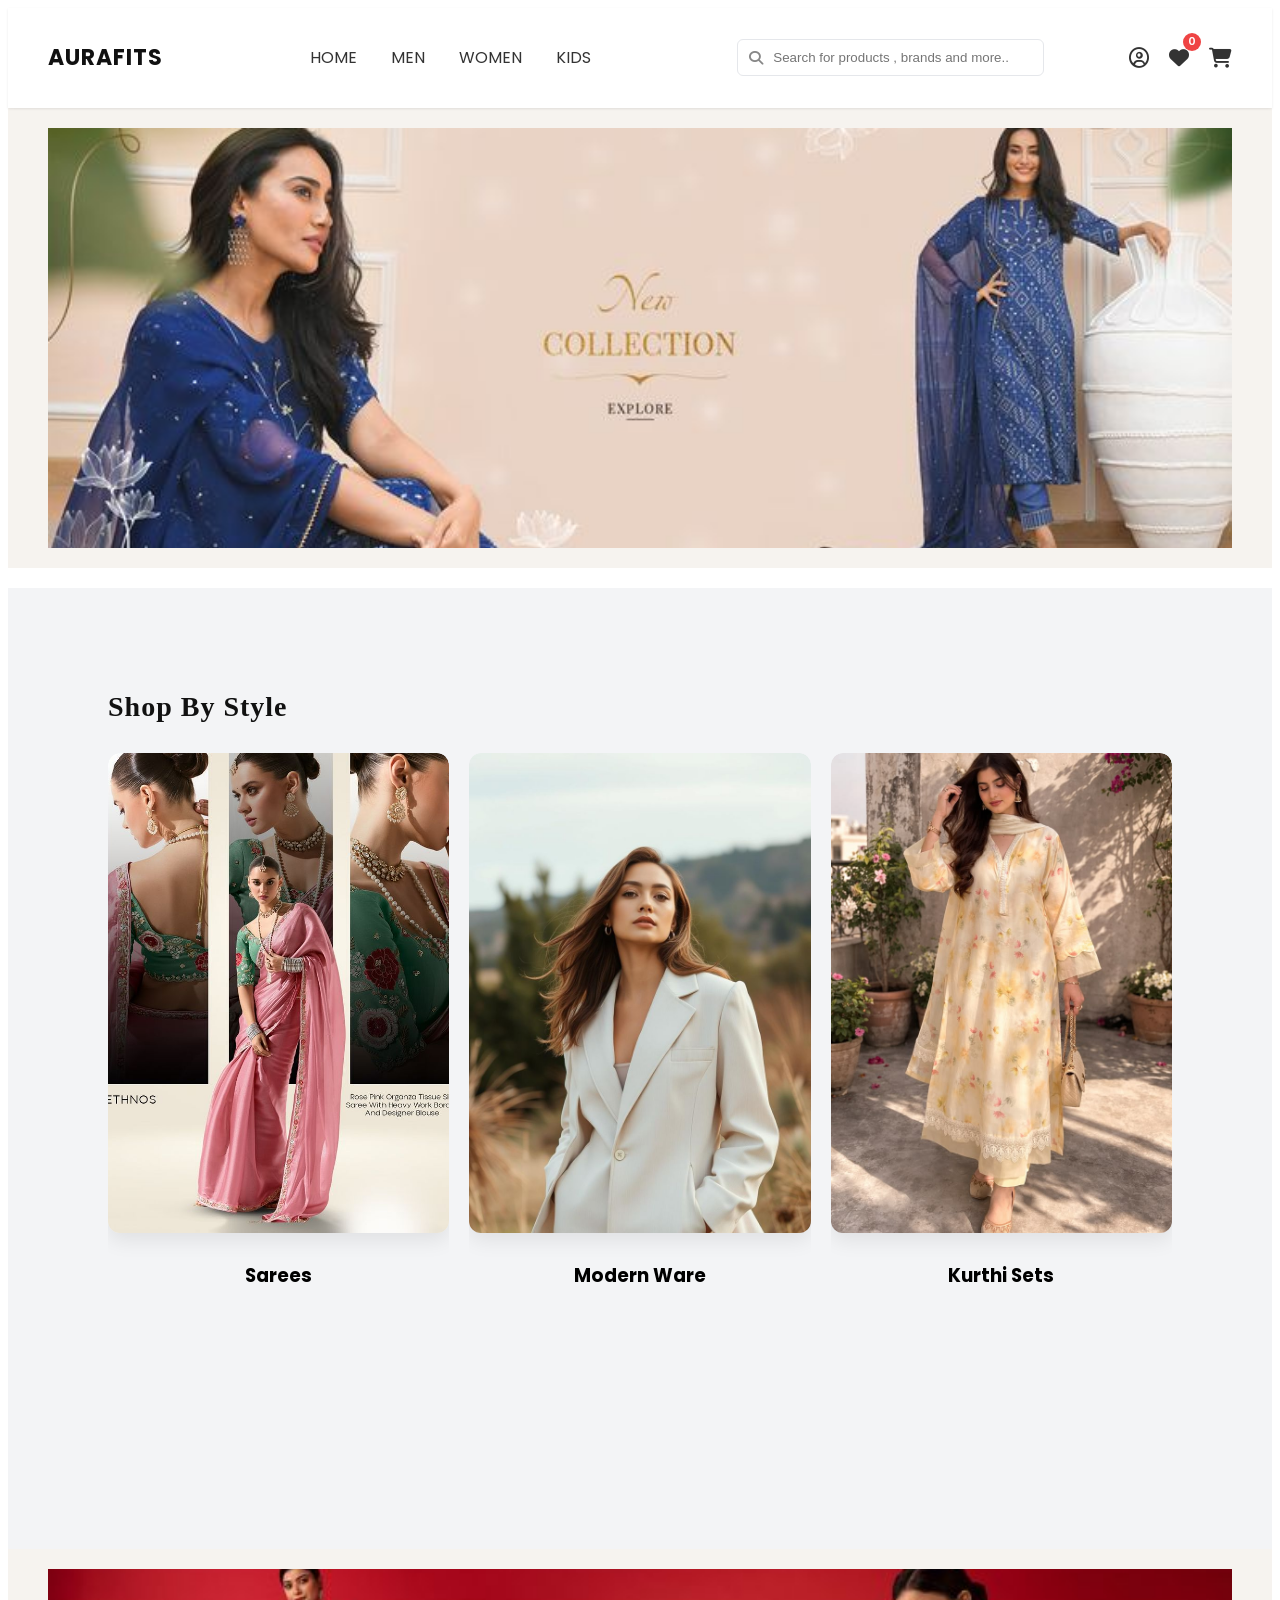
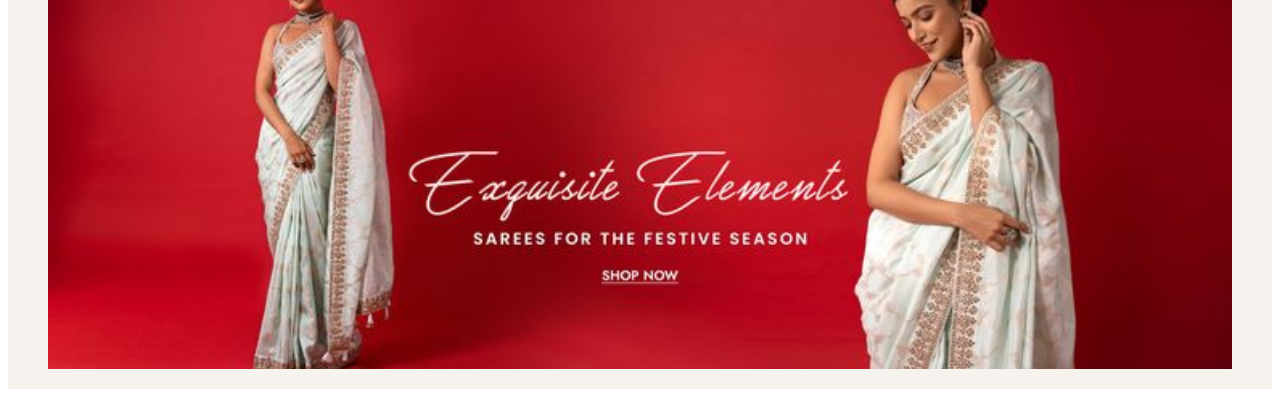
<file: women.html>
<!DOCTYPE html>
<html lang="en">

    <head>
        <link rel="stylesheet" href="css-style-code/women.css">
        <link rel="stylesheet" href="https://cdnjs.cloudflare.com/ajax/libs/font-awesome/6.5.0/css/all.min.css">
        <meta  charset="UTF-8">
        <meta name="viewport" content="width=device-width,initial-scale=1.0">
        <link href="https://fonts.googleapis.com/css2?family=Poppins:wght@300;400;600;700&display=swap" rel="stylesheet">
        <title>BRAND SHOPPING</title>
    </head>

    <body>
         
        <nav class="navbar">

            <h2 id="logo">AURAFITS</h2>

            <div class="links">
            <a href="index.html">HOME</a>
            <a href="men.html">MEN</a>
            <a href="women.html">WOMEN</a>
            <a href="kids.html">KIDS</a>
            </div>

            <div class="search-box">
                <i class="fa-solid fa-magnifying-glass"></i>
                <input id="input" type="text" placeholder="Search for products , brands and more.. ">
            </div>

            <section class="icons">

            <div class="profile">
                <i class="fa-regular fa-circle-user"></i>
            </div>

            <div class="wishlist">

                <i class="fa-solid fa-heart"></i>

                <span id="wishlist-count">0</span>

            </div>

            <div class="cart">
                <i class="fa-solid fa-cart-shopping"></i>
            </div>

            </section>
        </nav>

            <section class="hero-section">
                
                <div class="hero-image">
                <img src="project_images/women's wear/kurthis/dress-banner-2.jpg">
                </div>

            </section>

            <section class="womens-collection">

                <h2>Shop By Style</h2>

                <div class="collection-container">
                

                    <div class="card-collection" id="sarees">
                        <img src="project_images/women's wear/sarees/saree-5.jpg">
                        <h3>Sarees</h3>
                    </div>


                    <div class="card-collection" id="modern">
                        <img src="project_images/women's wear/modern wear/modern-6.jpg">
                        <h3>Modern Ware</h3>
                    </div>


                    <div class="card-collection" id="kurthis">
                        <img src="project_images/women's wear/kurthis/kurthi-6.jpg">
                        <h3>Kurthi Sets</h3>
                    </div>

                </div>

            </section>

            <section class="dynamic-products">

                <div class="dynamic-container">


                </div>

            </section>

            <footer class="footer">

                <div class="footer-image">
                    <img src="project_images/women's wear/sarees/Saree-banner-2.jpg">
                </div>

            </footer>

            <script src="java-script-code/women.js"></script>

        </body>
</html>
</file>
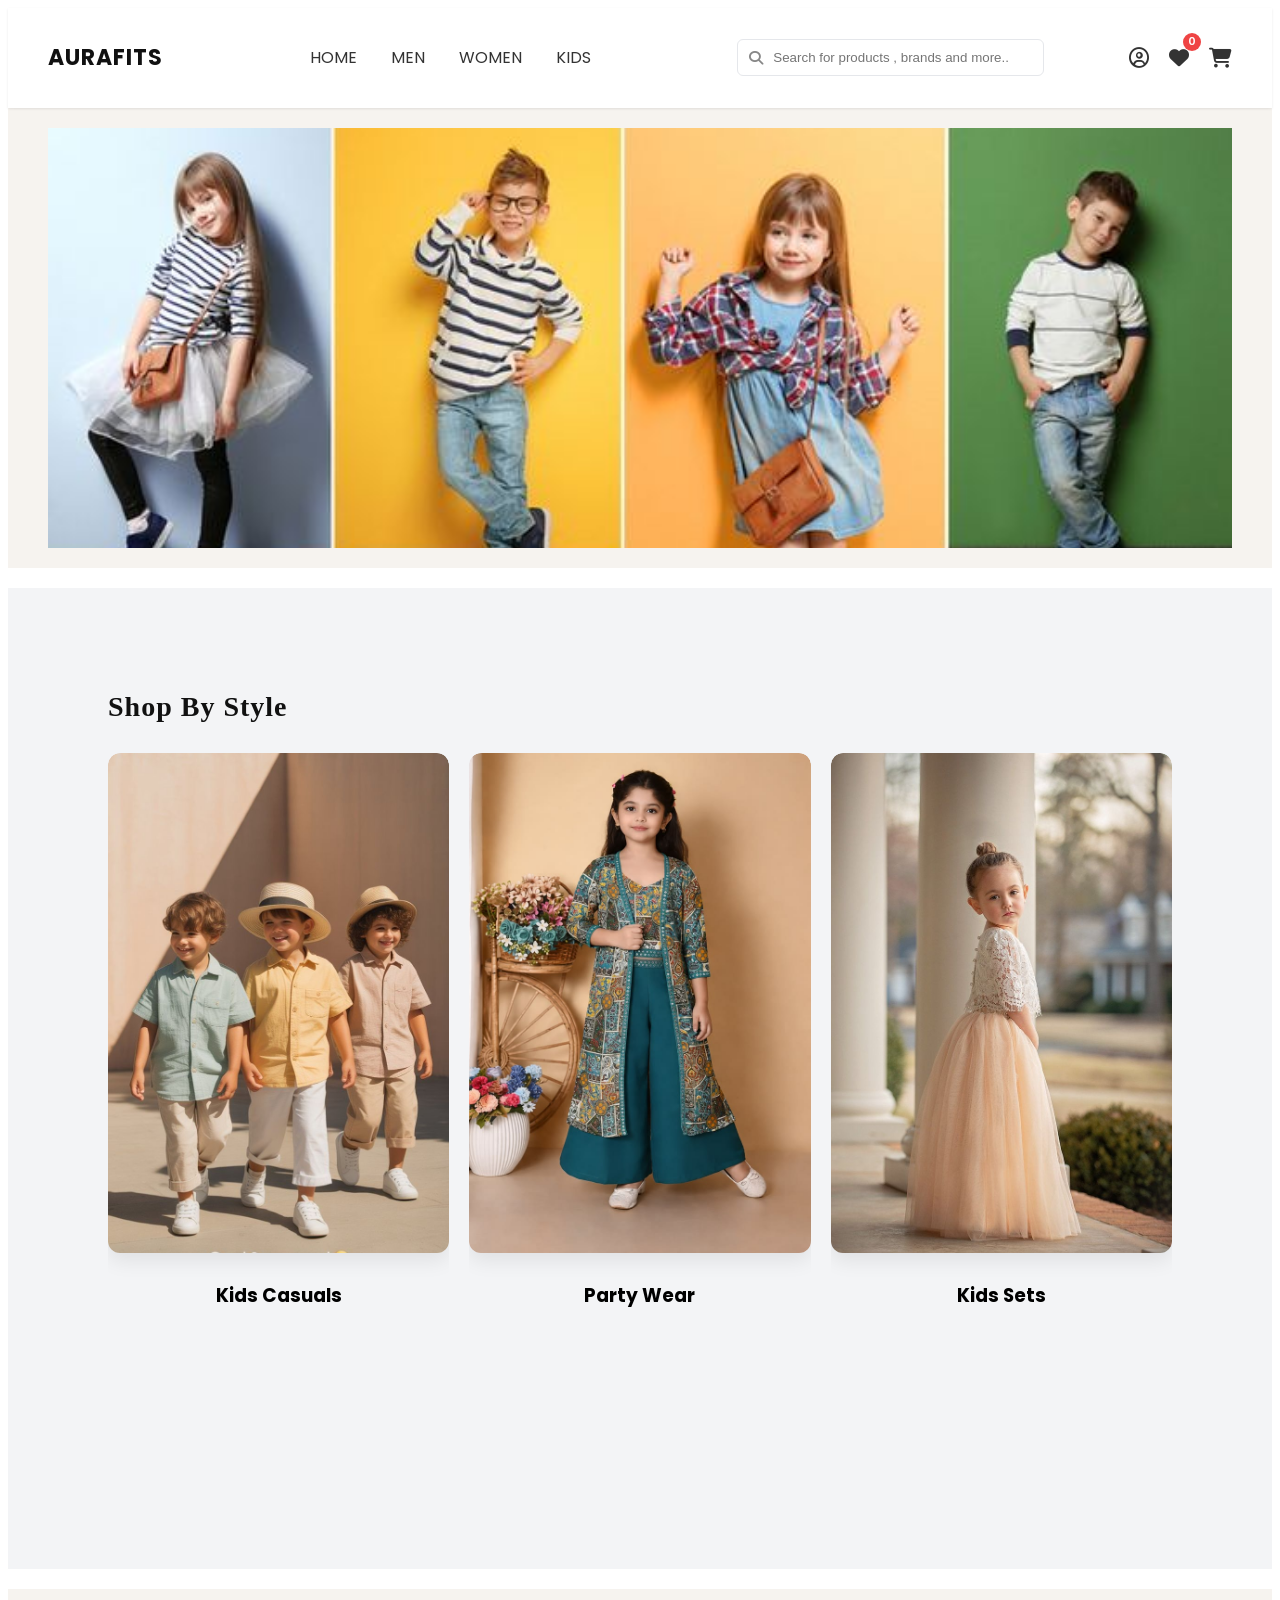
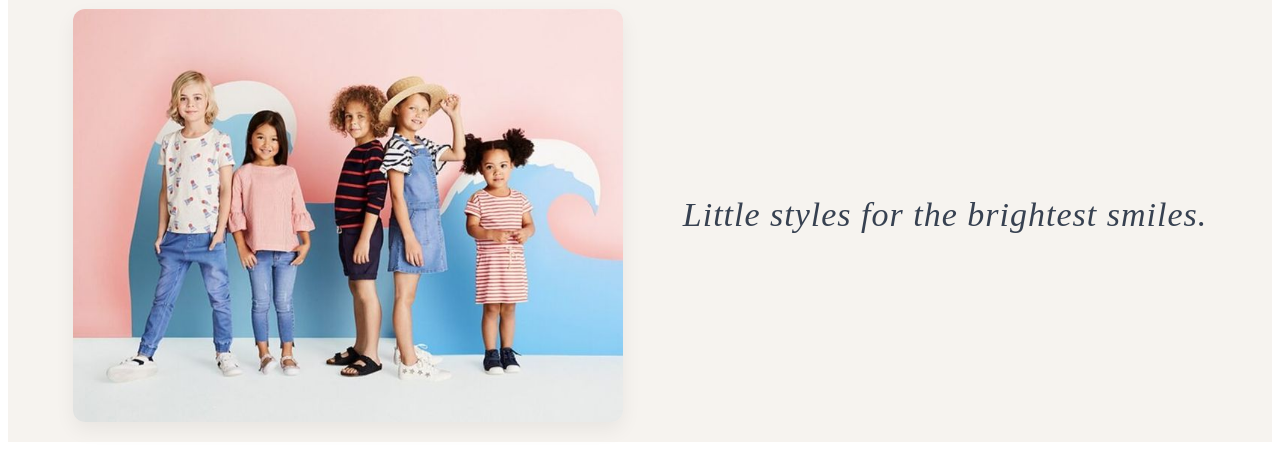
<file: html-code/kids.html>
<!DOCTYPE html>
<html lang="en">

    <head>
        <link rel="stylesheet" href="../css-style-code/kids.css">
        <link rel="stylesheet" href="https://cdnjs.cloudflare.com/ajax/libs/font-awesome/6.5.0/css/all.min.css">
        <meta  charset="UTF-8">
        <meta name="viewport" content="width=device-width,initial-scale=1.0">
        <link href="https://fonts.googleapis.com/css2?family=Poppins:wght@300;400;600;700&display=swap" rel="stylesheet">
        <title>BRAND SHOPPING</title>
    </head>

    <body>
         
        <nav class="navbar">

            <h2 id="logo">AURAFITS</h2>

            <div class="links">
            <a href="shop.html">HOME</a>
            <a href="men.html">MEN</a>
            <a href="women.html">WOMEN</a>
            <a href="kids.html">KIDS</a>
            </div>

            <div class="search-box">
                <i class="fa-solid fa-magnifying-glass"></i>
                <input id="input" type="text" placeholder="Search for products , brands and more.. ">
            </div>

            <section class="icons">

            <div class="profile">
                <i class="fa-regular fa-circle-user"></i>
            </div>

            <div class="wishlist">

                <i class="fa-solid fa-heart"></i>

                <span id="wishlist-count">0</span>

            </div>

            <div class="cart">
                <i class="fa-solid fa-cart-shopping"></i>
            </div>

            </section>
        </nav>

            <section class="hero-section">
                
                <div class="hero-image">
                <img src="../project_images/kids-banner-3.jpg">
                </div>

            </section>

            <section class="kids-collection">

                <h2>Shop By Style</h2>

                <div class="collection-container">
                

                    <div class="card-collection" id="kids-casuals">
                        <img src="../project_images/kids wear/kids casuals/kids-wear.jpg">
                        <h3>Kids Casuals</h3>
                    </div>


                    <div class="card-collection" id="kids-party">
                        <img src="../project_images/kids wear/kids party wear/kids-party-wear.jpg">
                        <h3>Party Wear</h3>
                    </div>


                    <div class="card-collection" id="sets">
                        <img src="../project_images/kids wear/kids sets/kids-sets-3.jpg">
                        <h3>Kids Sets</h3>
                    </div>

                </div>

            </section>

            <section class="dynamic-products">

                <div class="dynamic-container">


                </div>

            </section>

            <footer class="footer">

                <div class="footer-image">
                    <img src="../project_images/kids-banner-4.jpg">
                    <h3>Little styles for the brightest smiles.</h3>
                </div>

            </footer>

            <script src="../java-script-code/kids.js"></script>

        </body>
</html>
</file>
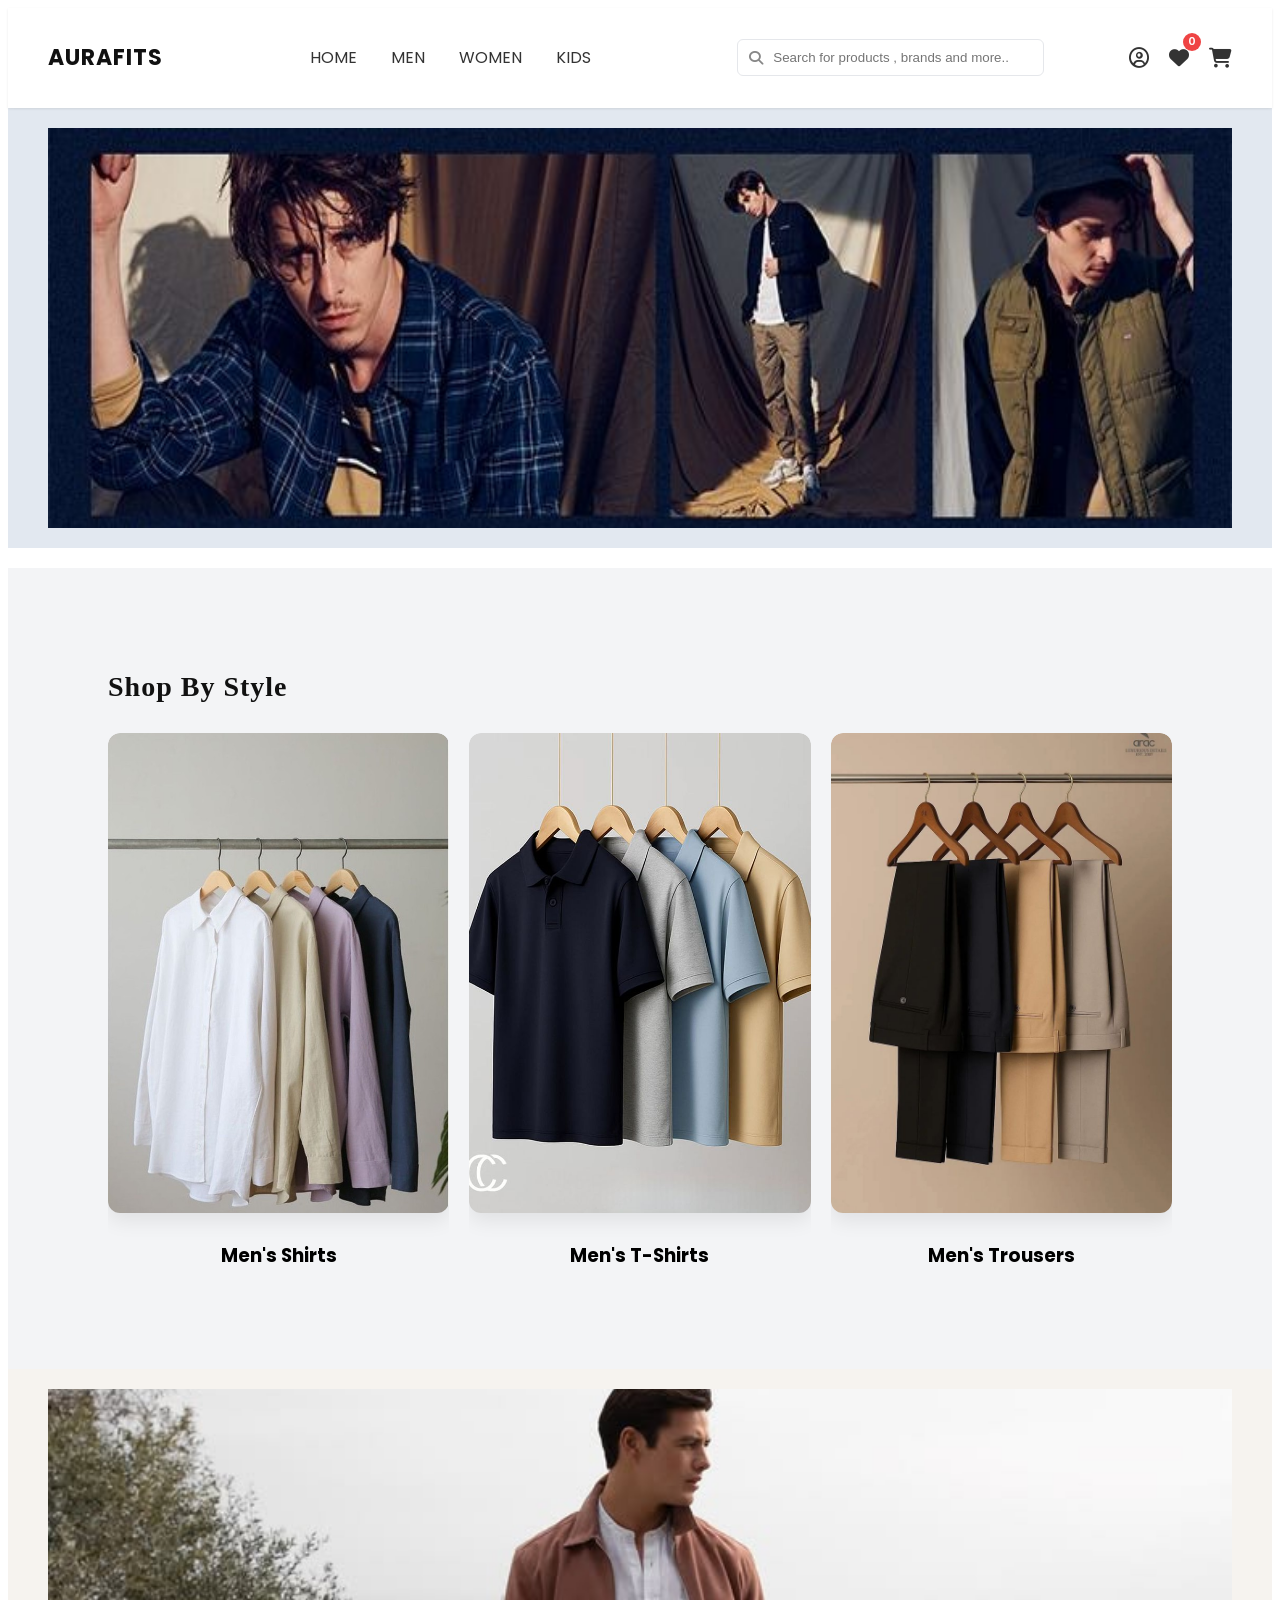
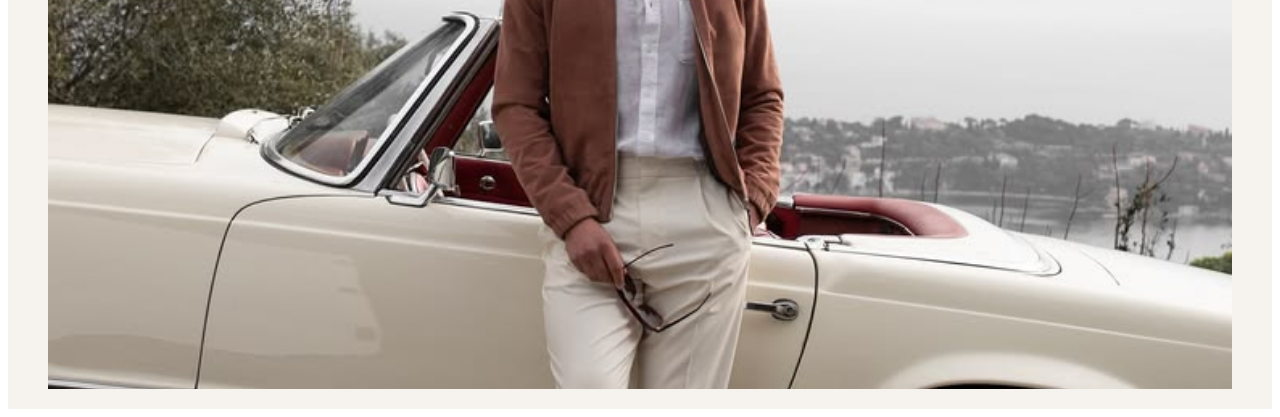
<file: html-code/men.html>
<!DOCTYPE html>
<html lang="en">

    <head>
        <link rel="stylesheet" href="../css-style-code/men-style.css">
        <link rel="stylesheet" href="https://cdnjs.cloudflare.com/ajax/libs/font-awesome/6.5.0/css/all.min.css">
        <meta  charset="UTF-8">
        <meta name="viewport" content="width=device-width,initial-scale=1.0">
        <link href="https://fonts.googleapis.com/css2?family=Poppins:wght@300;400;600;700&display=swap" rel="stylesheet">
        <title>BRAND SHOPPING</title>
    </head>

    <body>
         
        <nav class="navbar">

            <h2 id="logo">AURAFITS</h2>

            <div class="links">
            <a href="shop.html">HOME</a>
            <a href="men.html">MEN</a>
            <a href="women.html">WOMEN</a>
            <a href="kids.html">KIDS</a>
            </div>

            <div class="search-box">
                <i class="fa-solid fa-magnifying-glass"></i>
                <input id="input" type="text" placeholder="Search for products , brands and more.. ">
            </div>

            <section class="icons">

            <div class="profile">
                <i class="fa-regular fa-circle-user"></i>
            </div>

            <div class="wishlist">

                <i class="fa-solid fa-heart"></i>

                <span id="wishlist-count">0</span>

            </div>

            <div class="cart">
                <i class="fa-solid fa-cart-shopping"></i>
            </div>

            </section>
        </nav>

            <section class="hero-section">
                
                <div class="hero-image">
                <img src="../project_images/men-fashion-banner-1.jpg">
                </div>

            </section>

            <section class="mens-collection">

                <h2>Shop By Style</h2>

                <div class="collection-container">
                    
                    <a href="shirts.html">

                    <div class="card-collection">
                        <img src="../project_images/men's wear/shirts/shirts.jpg" alt="Men's Shirts">
                        <h3>Men's Shirts</h3>
                    </div>

                    </a>

                    <a href="tshirts.html">

                    <div class="card-collection">
                        <img src="../project_images/men's wear/t-shirts/tshirts.jpg">
                        <h3>Men's T-Shirts</h3>
                    </div>

                    </a>

                    <a href="trousers.html">

                    <div class="card-collection">
                        <img src="../project_images/men's wear/trousers/trouser-5.jpg">
                        <h3>Men's Trousers</h3>
                    </div>

                    </a>

                </div>

            </section>

            <footer class="footer">

                <div class="footer-image">
                    <img src="../project_images/men's wear/shirts/men-banner.jpg">
                </div>

            </footer>

            <script>

            const searchInput = document.getElementById("input");

            searchInput.addEventListener("keydown", (event) => {

                if(event.key === "Enter") {

                    const searchValue = searchInput.value.toLowerCase();

                    if(searchValue.includes("shirt")) {

                        window.location.href = "shirts.html";

                    }

                    else if(searchValue.includes("tshirt")) {

                        window.location.href = "tshirts.html";

                    }

                    else if(searchValue.includes("trouser")) {

                        window.location.href = "trousers.html";

                    }


                }

            });

</script>

        </body>
</html>
</file>
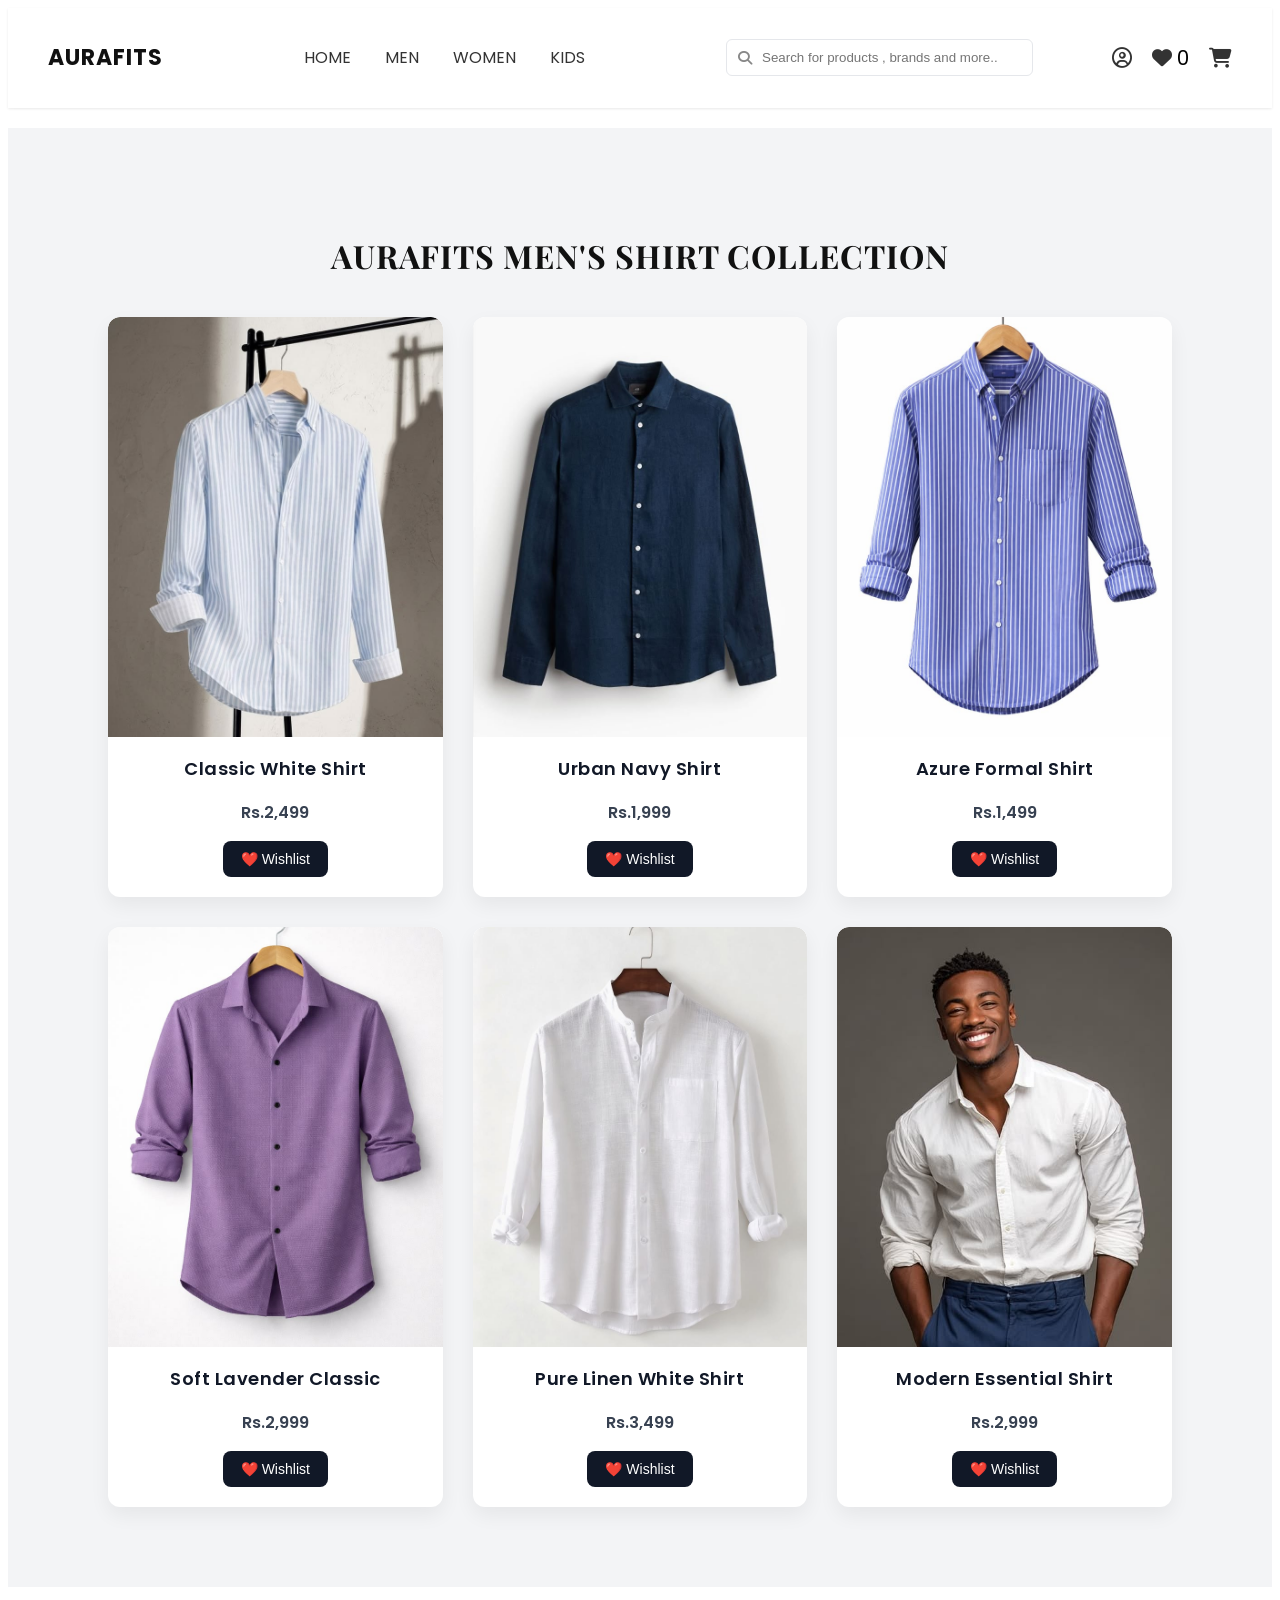
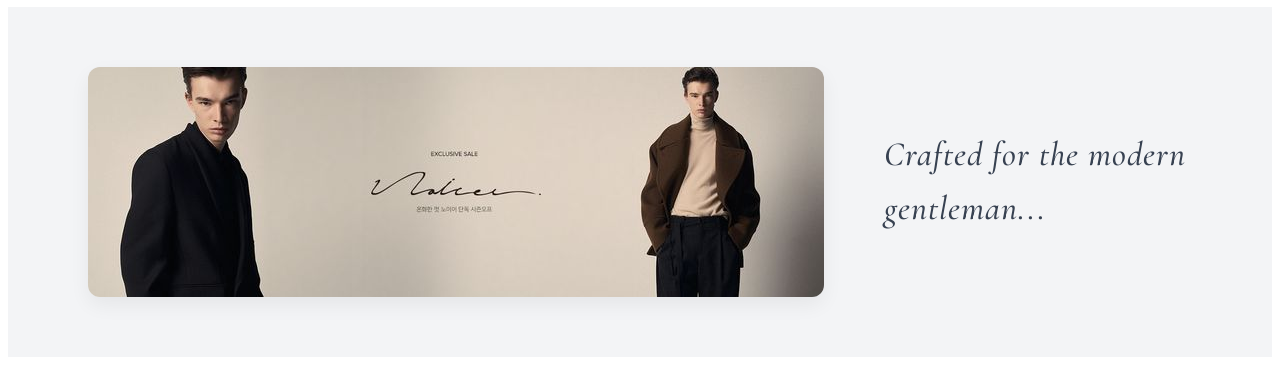
<file: html-code/shirts.html>
<!DOCTYPE html>
<html lang="en">

    <head>
        <link rel="stylesheet" href="../css-style-code/shirts.css">
        <link rel="stylesheet" href="https://cdnjs.cloudflare.com/ajax/libs/font-awesome/6.5.0/css/all.min.css">
        <meta  charset="UTF-8">
        <meta name="viewport" content="width=device-width,initial-scale=1.0">
        <link href="https://fonts.googleapis.com/css2?family=Poppins:wght@300;400;600;700&display=swap" rel="stylesheet">
        <link href="https://fonts.googleapis.com/css2?family=Playfair+Display:wght@400;600;700&family=Cormorant+Garamond:wght@400;500;600;700&family=Poppins:wght@300;400;600;700&display=swap"
         rel="stylesheet">

        <title>BRAND SHOPPING</title>
        
    </head>

    <body>
         
        <nav class="navbar">

            <h2 id="logo">AURAFITS</h2>

            <div class="links">
            <a href="shop.html">HOME</a>
            <a href="men.html">MEN</a>
            <a href="women.html">WOMEN</a>
            <a href="kids.html">KIDS</a>
            </div>

            <div class="search-box">
                <i class="fa-solid fa-magnifying-glass"></i>
                <input id="input" type="text" placeholder="Search for products , brands and more.. ">
            </div>

            <section class="icons">

            <div class="profile">
                <i class="fa-regular fa-circle-user"></i>
            </div>

            <div class="wishlist">

                <i class="fa-solid fa-heart"></i>

                <span id="wishlist-count">0</span>

            </div>

    

            <div class="cart">
                <i class="fa-solid fa-cart-shopping"></i>
            </div>

            </section>

        </nav>

        <section class="products">

            <h2>AURAFITS MEN'S SHIRT COLLECTION</h2>

            <div class="product-container">

                <div class="product-image">
                    <img src="../project_images/men's wear/shirts/shirt.jpg">
                    <h3>Classic White Shirt</h3>
                    <p>Rs.2,499</p>
                    <button class="wishlist-btn">❤️ Wishlist</button>
                </div>
                 
                <div class="product-image">
                    <img src="../project_images/men's wear/shirts/shirt-1.jpg">
                    <h3>Urban Navy Shirt</h3>
                    <p>Rs.1,999</p>
                    <button class="wishlist-btn">❤️ Wishlist</button>
                </div>

                <div class="product-image">
                    <img src="../project_images/men's wear/shirts/Shirt-2.jpg">
                    <h3>Azure Formal Shirt</h3>
                    <p>Rs.1,499</p>
                    <button class="wishlist-btn">❤️ Wishlist</button>
                </div>


                <div class="product-image">
                    <img src="../project_images/men's wear/shirts/shirt-3.jpg">
                    <h3>Soft Lavender Classic</h3>
                    <p>Rs.2,999</p>
                    <button class="wishlist-btn">❤️ Wishlist</button>
                </div>


                <div class="product-image">
                    <img src="../project_images/men's wear/shirts/shirt-4.jpg">
                    <h3>Pure Linen White Shirt</h3>
                    <p>Rs.3,499</p>
                    <button class="wishlist-btn">❤️ Wishlist</button>
                </div>


                <div class="product-image">
                    <img src="../project_images/men-fashion-3.jpg">
                    <h3>Modern Essential Shirt</h3>
                    <p>Rs.2,999</p>
                    <button class="wishlist-btn">❤️ Wishlist</button>
                </div>

            </div>

        </section>

        <section class="footer-container">

            <div class="footer-image">
                <img src="../project_images/men-fashion-banner-5.jpg">

            <h3>Crafted for the modern gentleman...</h3>
            </div>

        </section>

     <script>

        let wishlistCount = 0;

        const wishlistButtons = document.querySelectorAll(".wishlist-btn");

        wishlistButtons.forEach((button) => {

            button.addEventListener("click", () => {

                wishlistCount++;

                document.getElementById("wishlist-count").textContent = wishlistCount;

            });

        });

     </script>
        
    </body>
</html>
</file>
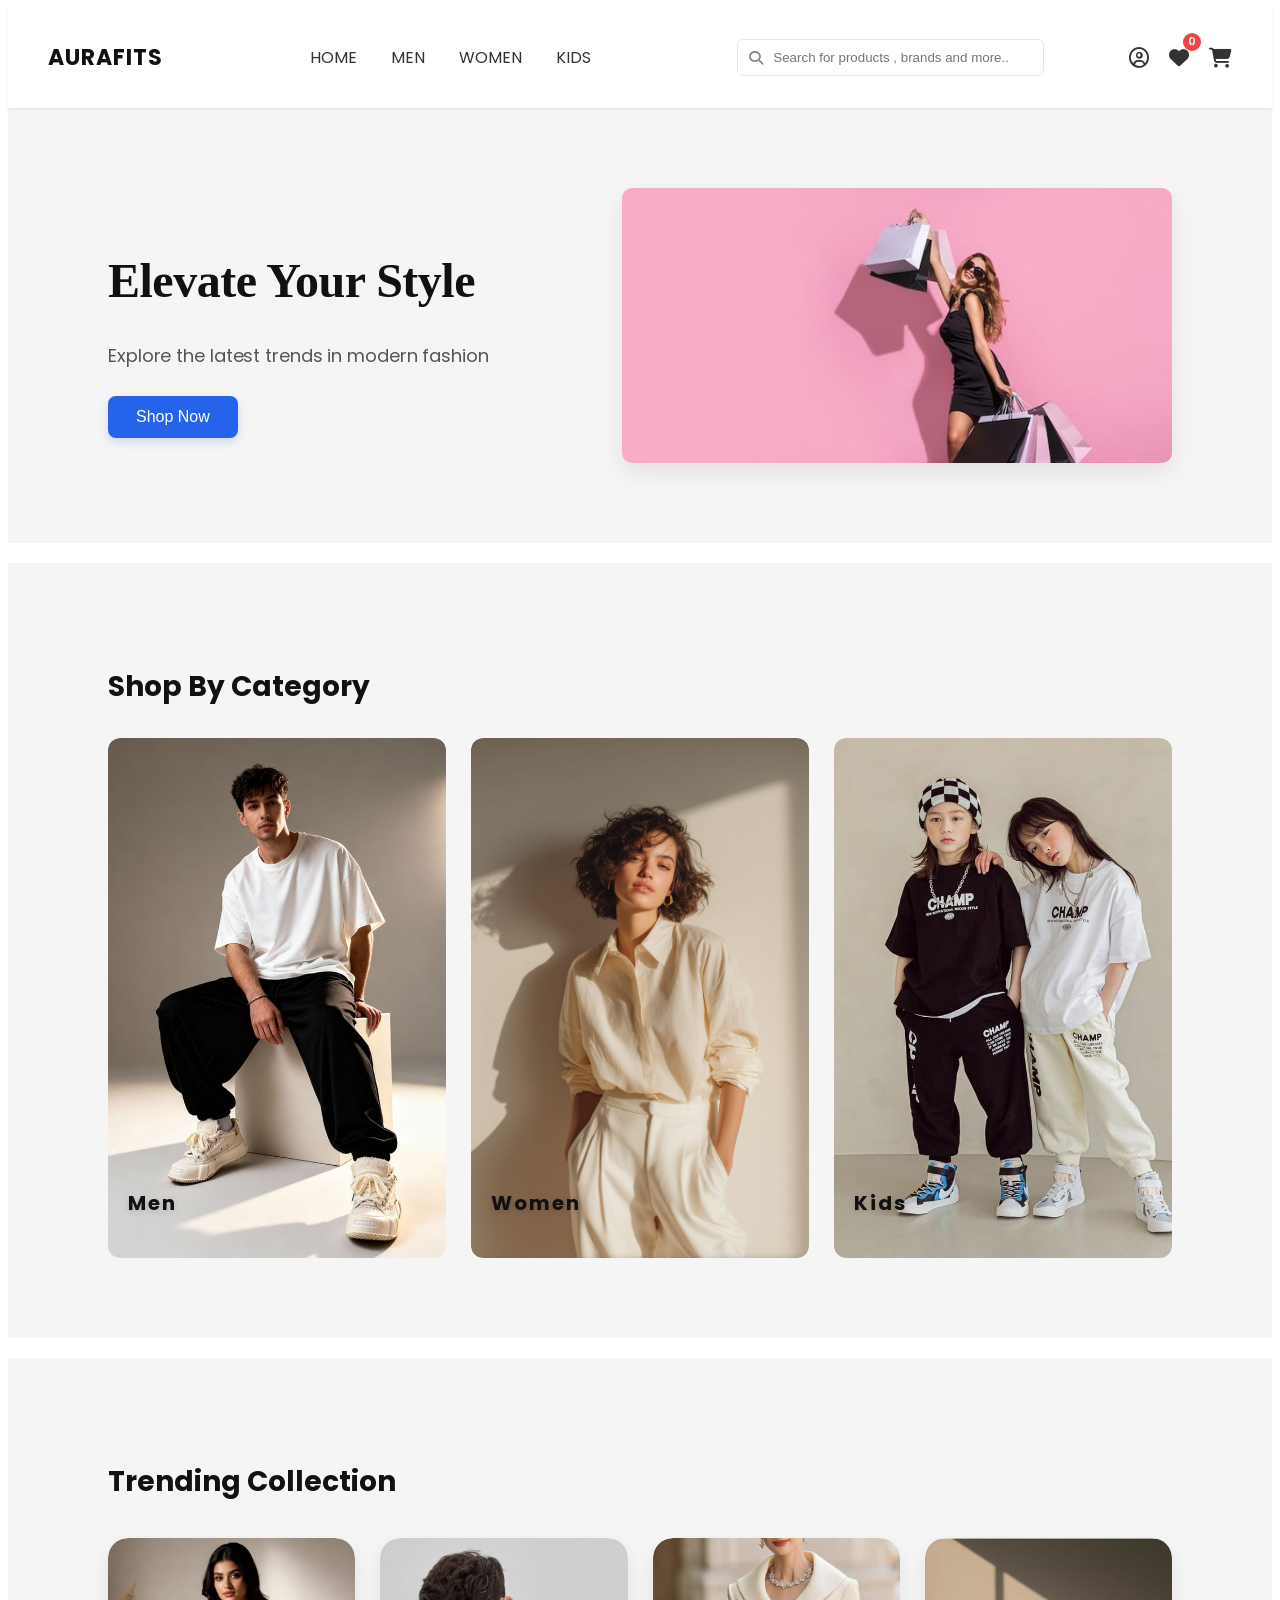
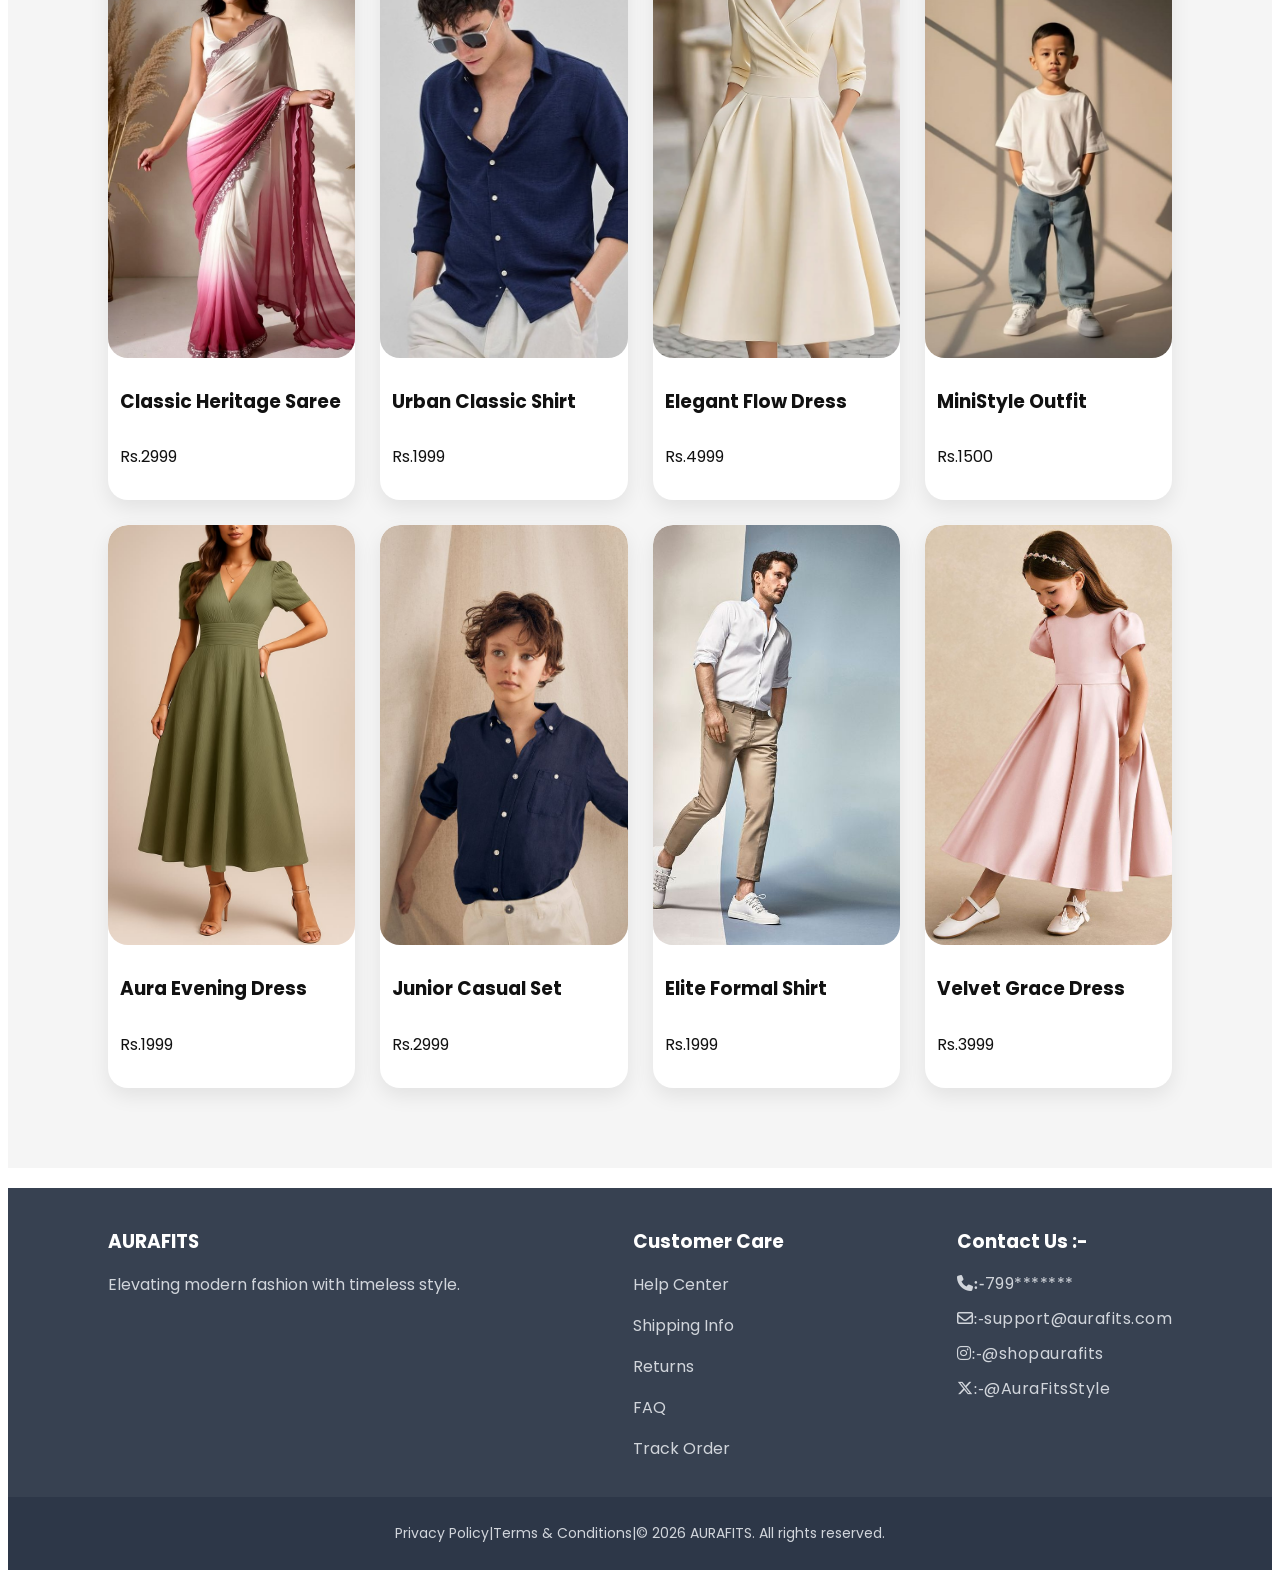
<file: html-code/shop.html>
<!DOCTYPE html>
<html lang="en">

    <head>
        <link rel="stylesheet" href="../css-style-code/shop.css">
        <link rel="stylesheet" href="https://cdnjs.cloudflare.com/ajax/libs/font-awesome/6.5.0/css/all.min.css">
        <meta  charset="UTF-8">
        <meta name="viewport" content="width=device-width,initial-scale=1.0">
        <link href="https://fonts.googleapis.com/css2?family=Poppins:wght@300;400;600;700&display=swap" rel="stylesheet">
        <title>BRAND SHOPPING</title>
    </head>

    <body>
         
        <nav class="navbar">

            <h2 id="logo">AURAFITS</h2>

            <div class="links">
            <a href="shop.html">HOME</a>
            <a href="men.html">MEN</a>
            <a href="women.html">WOMEN</a>
            <a href="kids.html">KIDS</a>
            </div>

            <div class="search-box">
                <i class="fa-solid fa-magnifying-glass"></i>
                <input id="input" type="text" placeholder="Search for products , brands and more.. ">
            </div>

            <section class="icons">

            <div class="profile">
                <i class="fa-regular fa-circle-user"></i>
            </div>

            <div class="wishlist">

               <i class="fa-solid fa-heart"></i>

               <span id="wishlist-count">0</span>

            </div>

            <div class="cart">
                <i class="fa-solid fa-cart-shopping"></i>
            </div>

            </section>

        </nav>

        <section class="hero">

            <div class="hero-content">
                <h1>Elevate Your Style</h1>
                <p>Explore the latest trends in modern fashion</p>
                <button class="shop-button" id="shop-btn">Shop Now</button>
            </div>

            <div class="hero-image">
                <img src="../project_images/fashion-pic-1.jpg" alt="fashion-image">
            </div>

        </section>

        <section class="category" id="categorys">

            <h2>Shop By Category</h2>

            <div class="category-container">
                
                <a href="men.html">

                <div class="card-container">
                    <img src="../project_images/men-fashion-1.jpg" alt="mens's wear">
                    <h3>Men</h3>
                </div>

                </a>
                
                <a href="women.html">
                <div class="card-container">
                    <img src="../project_images/women-fashion-3.jpg" alt="women's wear">
                    <h3>Women</h3>
                </div>
                </a>

                <div  class="card-container">
                    <img src="../project_images/kids-3.jpg" alt="kids wear">
                    <h3>Kids</h3>
                </div>

            </div>

        </section>

        <section class="feature-products">

            <h2>Trending Collection</h2>

            <div class="feature-container">

                <div class="feature-card">
                    <img src="../project_images/featured products/sarees-featu.jpg">
                    <h3>Classic Heritage Saree</h3>
                    <p>Rs.2999</p>
                </div>

                <div class="feature-card">
                    <img src="../project_images/featured products/shirts-featu.jpg">
                    <h3>Urban Classic Shirt</h3>
                    <p>Rs.1999</p>
                </div>

                <div class="feature-card">
                    <img src="../project_images/featured products/dress-featu.jpg">
                    <h3>Elegant Flow Dress</h3>
                    <p>Rs.4999</p>
                </div>

                <div class="feature-card">
                    <img src="../project_images/featured products/kid-casual-featu.jpg">
                    <h3>MiniStyle Outfit</h3>
                    <p>Rs.1500</p>
                </div>

                <div class="feature-card">
                    <img src="../project_images/featured products/girl-featu-1.jpg">
                    <h3>Aura Evening Dress</h3>
                    <p>Rs.1999</p>
                </div>

                <div class="feature-card">
                    <img src="../project_images/featured products/kids-featu-1jpg.jpg">
                    <h3>Junior Casual Set</h3>
                    <p>Rs.2999</p>
                </div>

                <div class="feature-card">
                    <img src="../project_images/featured products/men-featu.jpg">
                    <h3>Elite Formal Shirt</h3>
                    <p>Rs.1999</p>
                </div>

                <div class="feature-card">
                    <img src="../project_images/featured products/kid-dress-featu.jpg">
                    <h3>Velvet Grace Dress</h3>
                    <p>Rs.3999</p>
                </div>

            </div>

        </section>

        <footer class="footer">

            <section class="footer-container">
           
            <div class="left-section">
                <h3>AURAFITS</h3>
                <p>Elevating modern fashion with timeless style.</p>
            </div>

            <div class="center-section">
                <h3>Customer Care</h3>
                <p>Help Center</p>
                <p>Shipping Info</p>
                <p>Returns</p>
                <p>FAQ</p>
                <p>Track Order</p>
            </div>

            <div class="right-section">
                <h3>Contact Us :-</h3>

                <div id="ph">
                    
                    <i class="fa-solid fa-phone">:-</i>799*******
                
                </div>

                <div id="email">

                    <i class="fa-regular fa-envelope">:-</i>support@aurafits.com

                </div>

                <div id="insta">

                    <i class="fa-brands fa-instagram">:-</i>@shopaurafits

                </div>

                <div id="twitter">

                    <i class="fa-brands fa-x-twitter">:-</i>@AuraFitsStyle
                </div>

            </div>

          </section>
           
          <div class="footer-bottom">
            <p>Privacy Policy|Terms & Conditions|© 2026 AURAFITS. All rights reserved.</p>
          </div>

        </footer>

        <script>
            const shop = document.getElementById("shop-btn");
            const cat = document.getElementById("categorys");

            shop.addEventListener("click",() => {

                cat.scrollIntoView({
                    behavior:"smooth"
                });
            });

            const searchInput = document.getElementById("input");
            
            searchInput.addEventListener("keydown", (event) => {

            if(event.key === "Enter") {

                 const searchValue = searchInput.value.toLowerCase();

             if(searchValue.includes("men")) {

                window.location.href = "men.html";

            }

            else if(searchValue.includes("women")) {

                window.location.href = "women.html";

            }

            else if(searchValue.includes("kids")) {

               window.location.href = "kids.html";

            }

        }

    });
        </script>

    </body>
</html>
</file>
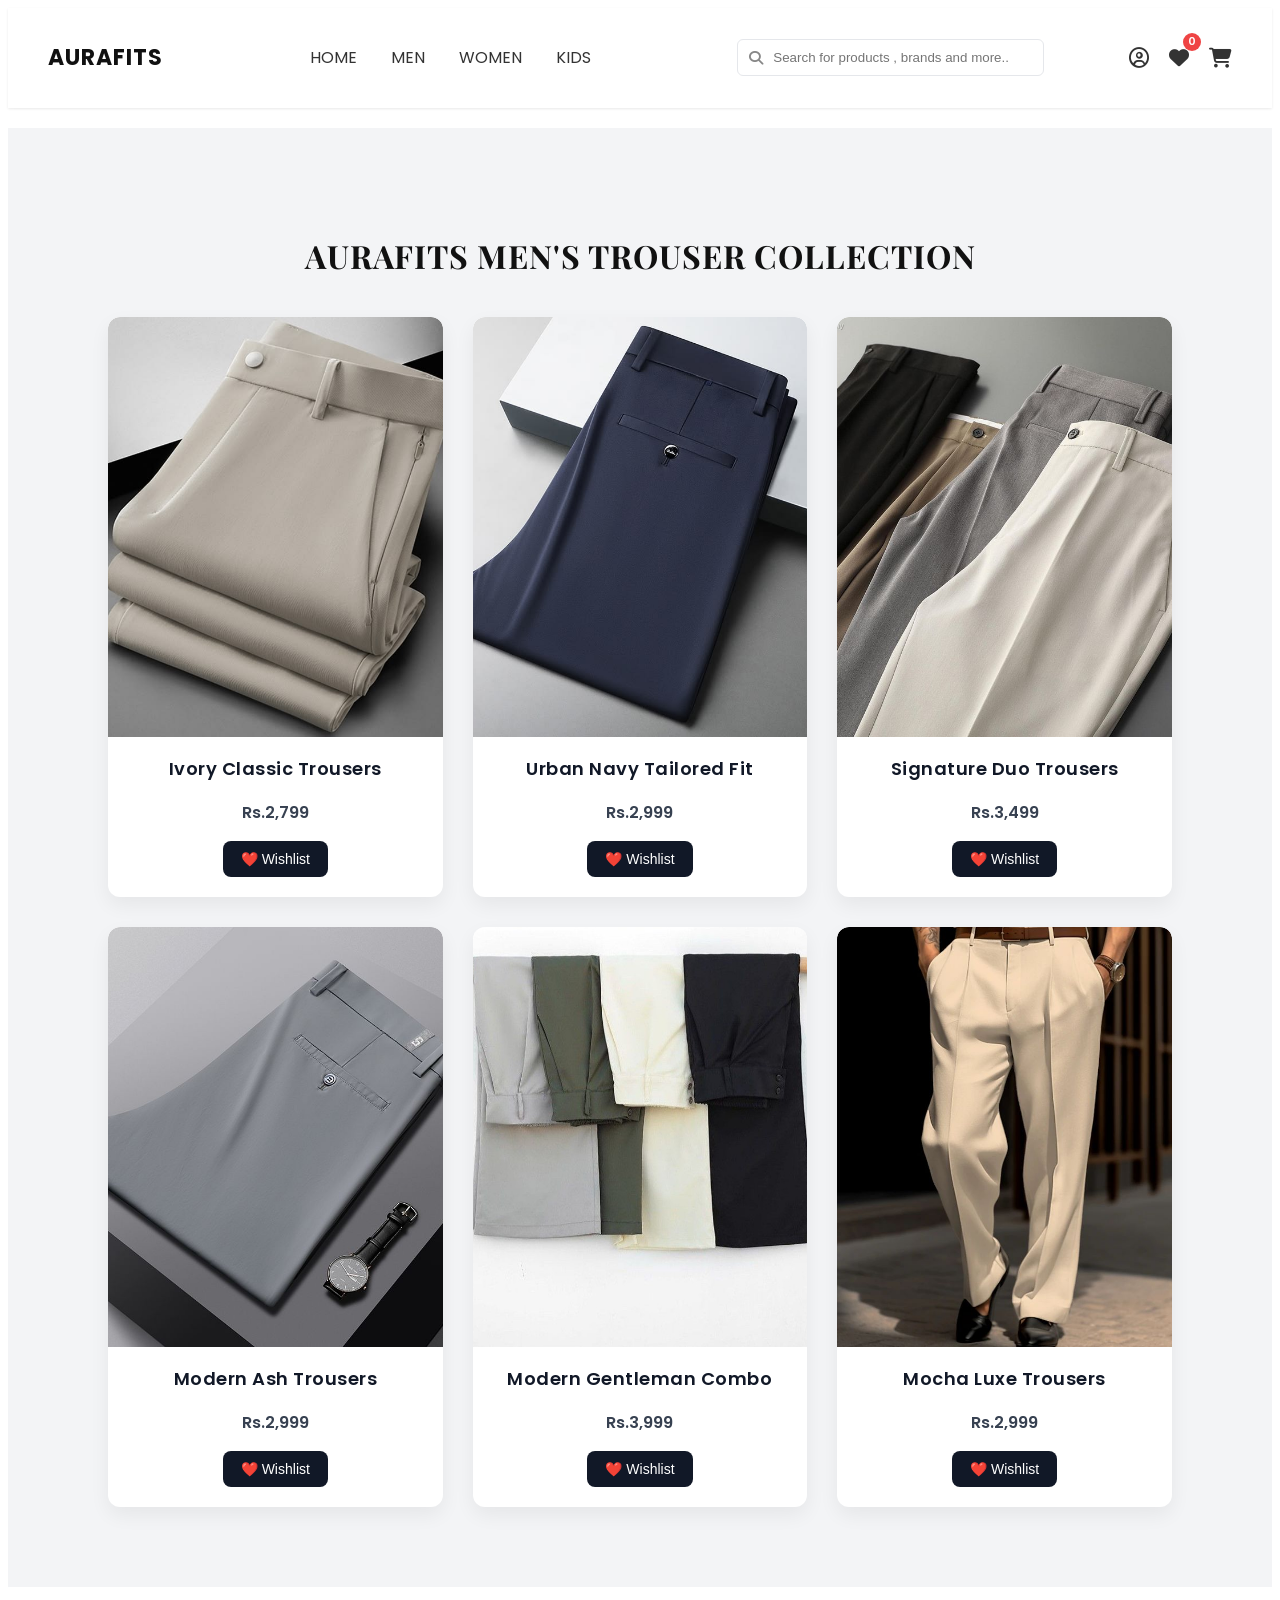
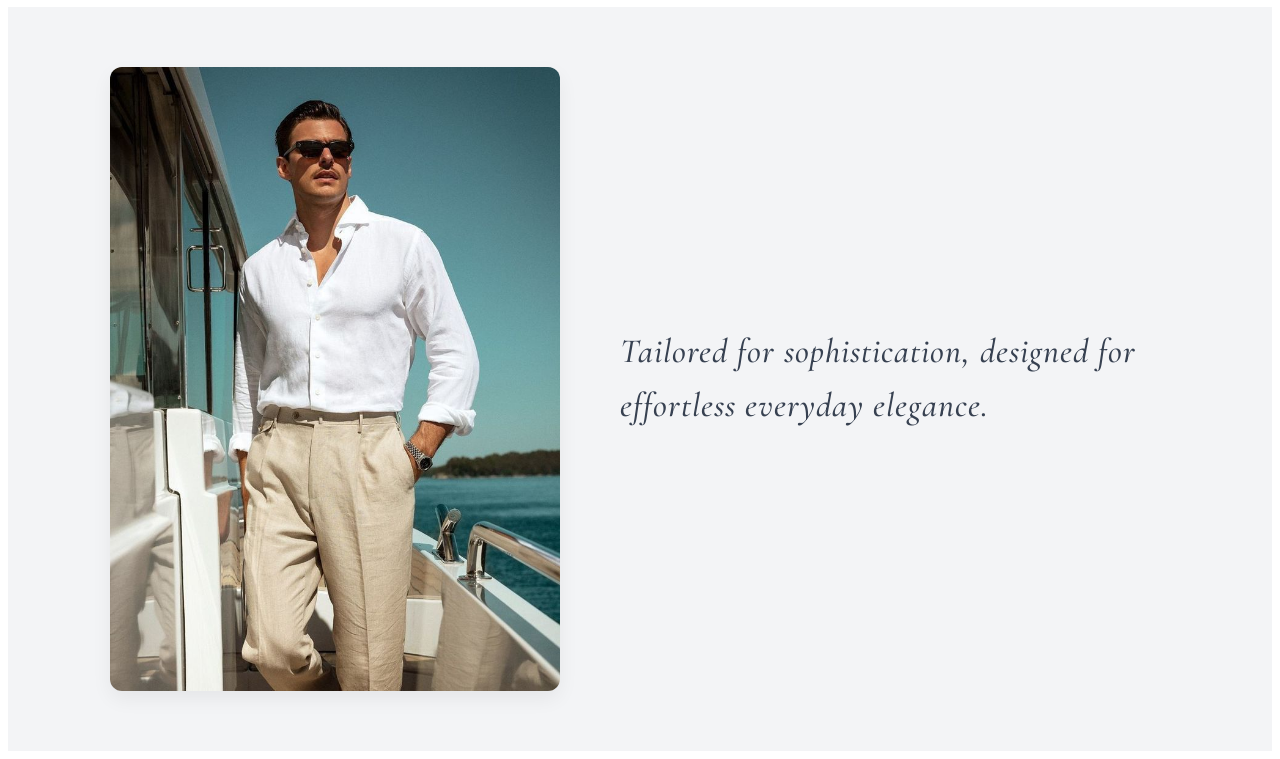
<file: html-code/trousers.html>
<!DOCTYPE html>
<html lang="en">

    <head>
        <link rel="stylesheet" href="../css-style-code/tshirts.css">
        <link rel="stylesheet" href="https://cdnjs.cloudflare.com/ajax/libs/font-awesome/6.5.0/css/all.min.css">
        <meta  charset="UTF-8">
        <meta name="viewport" content="width=device-width,initial-scale=1.0">
        <link href="https://fonts.googleapis.com/css2?family=Poppins:wght@300;400;600;700&display=swap" rel="stylesheet">
        <link href="https://fonts.googleapis.com/css2?family=Playfair+Display:wght@400;600;700&family=Cormorant+Garamond:wght@400;500;600;700&family=Poppins:wght@300;400;600;700&display=swap"
         rel="stylesheet">

        <title>BRAND SHOPPING</title>

    </head>

    <body>
         
        <nav class="navbar">

            <h2 id="logo">AURAFITS</h2>

            <div class="links">
            <a href="shop.html">HOME</a>
            <a href="men.html">MEN</a>
            <a href="women.html">WOMEN</a>
            <a href="kids.html">KIDS</a>
            </div>

            <div class="search-box">
                <i class="fa-solid fa-magnifying-glass"></i>
                <input id="input" type="text" placeholder="Search for products , brands and more.. ">
            </div>

            <section class="icons">

            <div class="profile">
                <i class="fa-regular fa-circle-user"></i>
            </div>

            <div class="wishlist">

                <i class="fa-solid fa-heart"></i>

                <span id="wishlist-count">0</span>

            </div>

            <div class="cart">
                <i class="fa-solid fa-cart-shopping"></i>
            </div>

            </section>

        </nav>

        <section class="products">

            <h2>AURAFITS MEN'S TROUSER COLLECTION</h2>

            <div class="product-container">

                <div class="product-image">
                    <img src="../project_images/men's wear/trousers/trowser-1.jpg">
                    <h3>Ivory Classic Trousers</h3>
                    <p>Rs.2,799</p>
                    <button class="wishlist-btn">❤️ Wishlist</button>
                </div>
                 
                <div class="product-image">
                    <img src="../project_images/men's wear/trousers/trowser-2.jpg">
                    <h3>Urban Navy Tailored Fit</h3>
                    <p>Rs.2,999</p>
                    <button class="wishlist-btn">❤️ Wishlist</button>
                </div>

                <div class="product-image">
                    <img src="../project_images/men's wear/trousers/trowser-3.jpg">
                    <h3>Signature Duo Trousers</h3>
                    <p>Rs.3,499</p>
                    <button class="wishlist-btn">❤️ Wishlist</button>
                </div>


                <div class="product-image">
                    <img src="../project_images/men's wear/trousers/trowser-4.jpg">
                    <h3>Modern Ash Trousers</h3>
                    <p>Rs.2,999</p>
                    <button class="wishlist-btn">❤️ Wishlist</button>
                </div>


                <div class="product-image">
                    <img src="../project_images/men's wear/trousers/trowsers.jpg">
                    <h3>Modern Gentleman Combo</h3>
                    <p>Rs.3,999</p>
                    <button class="wishlist-btn">❤️ Wishlist</button>
                </div>


                <div class="product-image">
                    <img src="../project_images/men's wear/trousers/trowser-6.jpg">
                    <h3>Mocha Luxe Trousers</h3>
                    <p>Rs.2,999</p>
                    <button class="wishlist-btn">❤️ Wishlist</button>
                </div>

            </div>

        </section>

        <section class="footer-container">

            <div class="footer-image">
                <img src="../project_images/men's wear/trousers/trouser-footer.jpg">

            <h3>Tailored for sophistication, designed for effortless everyday elegance.</h3>
            </div>

        </section>
        
        <script>

            let wishlistCount = 0;

            const wishlistButtons = document.querySelectorAll(".wishlist-btn");

            wishlistButtons.forEach((button) => {

                button.addEventListener("click", () => {

                    wishlistCount++;

                    document.getElementById("wishlist-count").textContent = wishlistCount;

                });

            });

</script>
        
    </body>
</html>
</file>
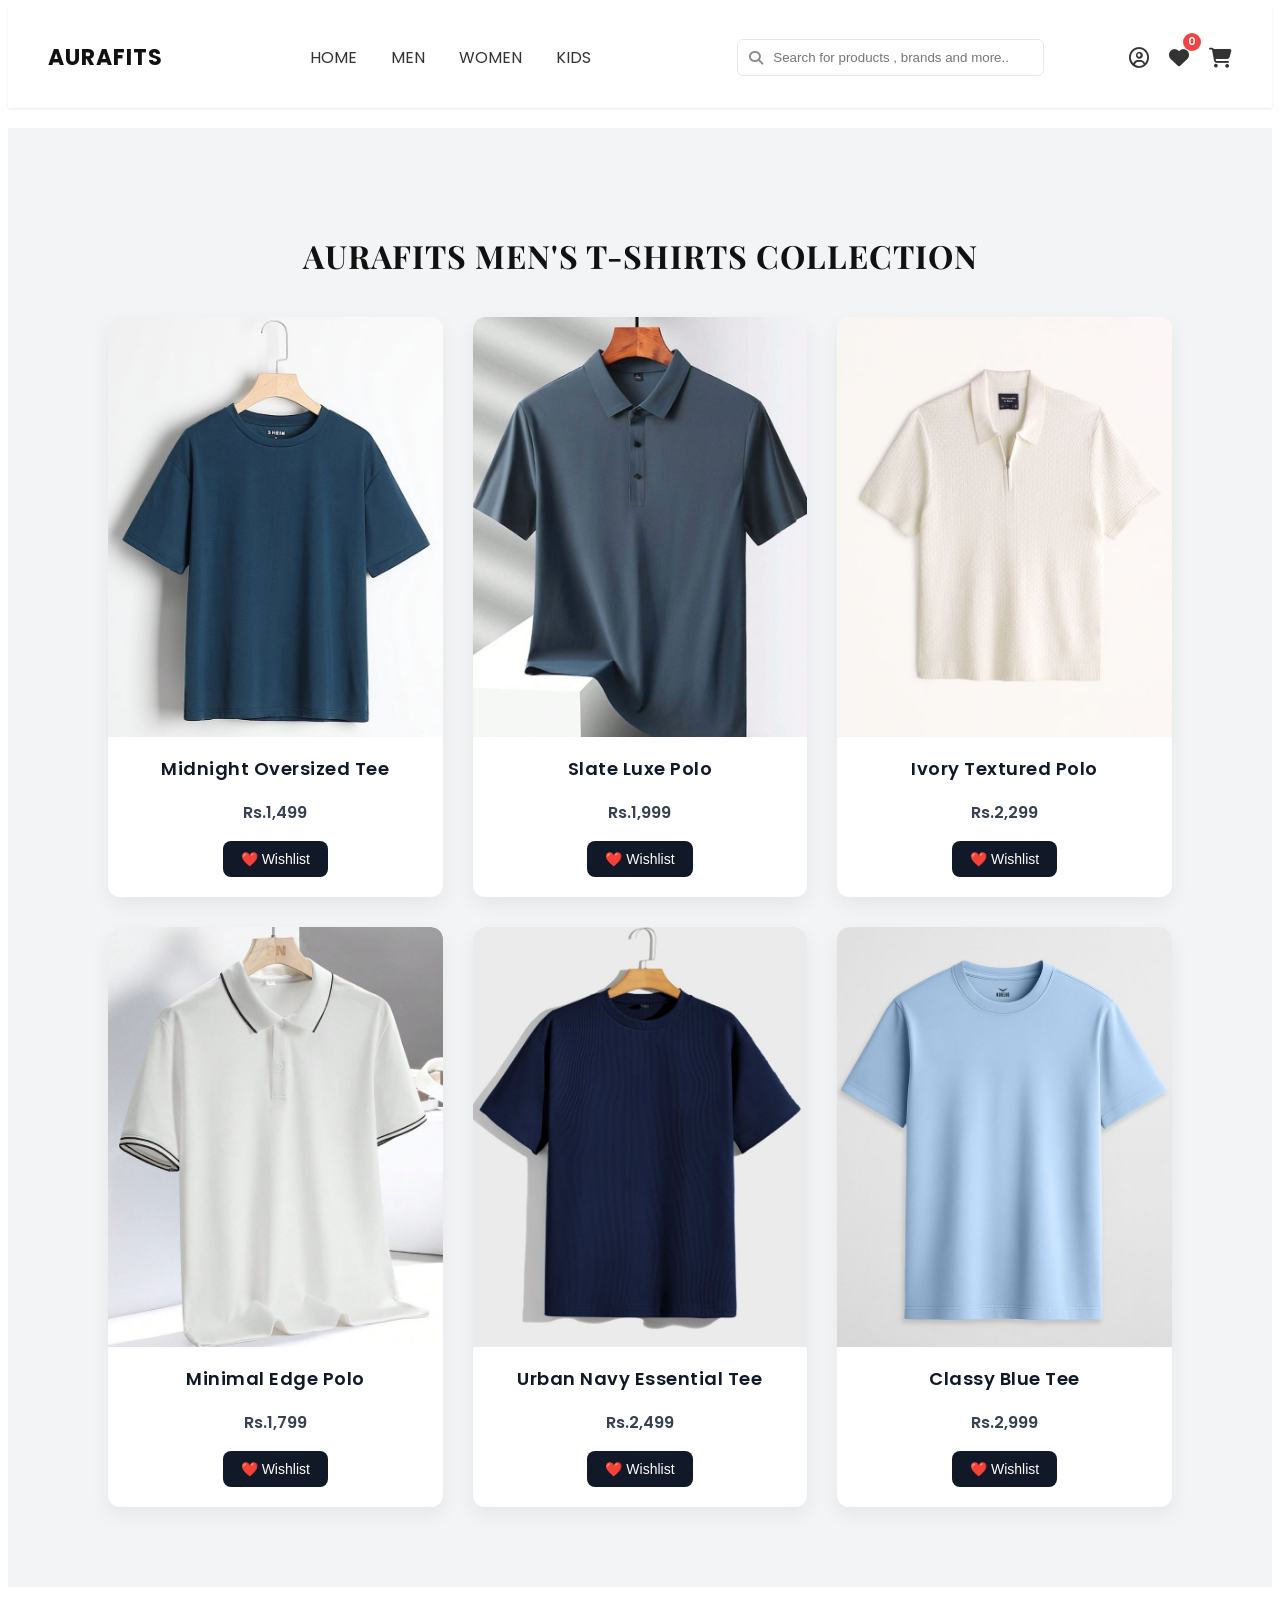
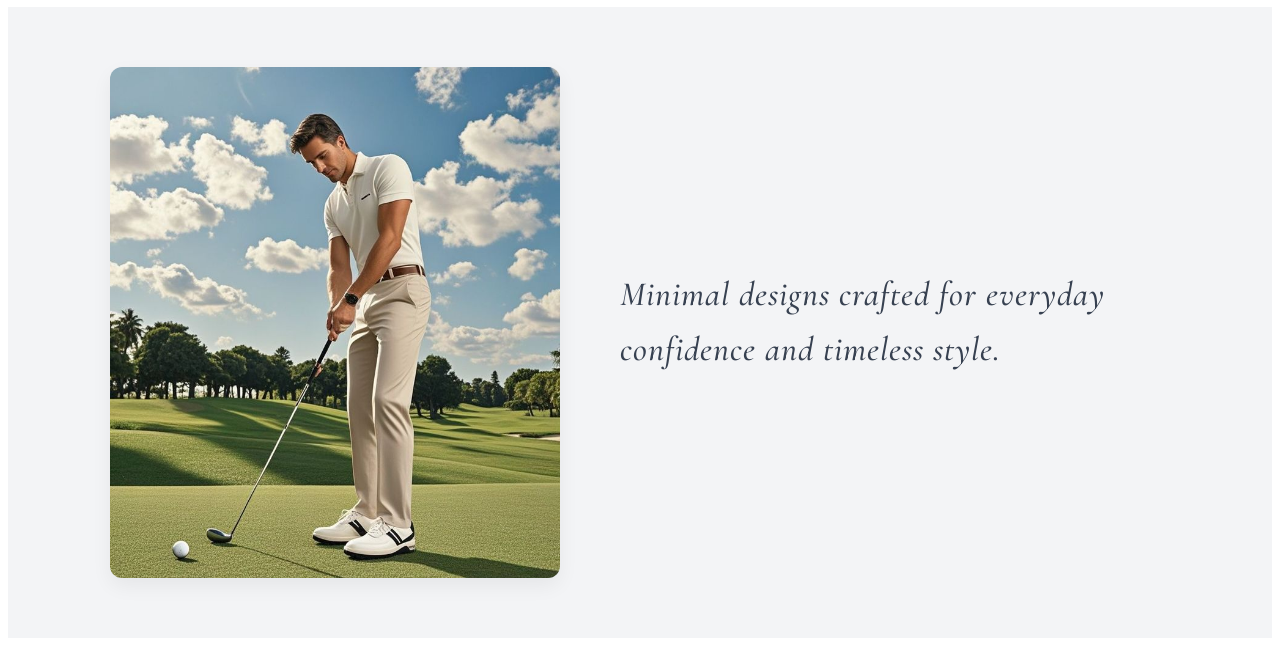
<file: html-code/tshirts.html>
<!DOCTYPE html>
<html lang="en">

    <head>
        <link rel="stylesheet" href="../css-style-code/tshirts.css">
        <link rel="stylesheet" href="https://cdnjs.cloudflare.com/ajax/libs/font-awesome/6.5.0/css/all.min.css">
        <meta  charset="UTF-8">
        <meta name="viewport" content="width=device-width,initial-scale=1.0">
        <link href="https://fonts.googleapis.com/css2?family=Poppins:wght@300;400;600;700&display=swap" rel="stylesheet">
        <link href="https://fonts.googleapis.com/css2?family=Playfair+Display:wght@400;600;700&family=Cormorant+Garamond:wght@400;500;600;700&family=Poppins:wght@300;400;600;700&display=swap"
         rel="stylesheet">

        <title>BRAND SHOPPING</title>

    </head>

    <body>
         
        <nav class="navbar">

            <h2 id="logo">AURAFITS</h2>

            <div class="links">
            <a href="shop.html">HOME</a>
            <a href="men.html">MEN</a>
            <a href="women.html">WOMEN</a>
            <a href="kids.html">KIDS</a>
            </div>

            <div class="search-box">
                <i class="fa-solid fa-magnifying-glass"></i>
                <input id="input" type="text" placeholder="Search for products , brands and more.. ">
            </div>

            <section class="icons">

            <div class="profile">
                <i class="fa-regular fa-circle-user"></i>
            </div>

            <div class="wishlist">

                <i class="fa-solid fa-heart"></i>

                <span id="wishlist-count">0</span>

            </div>

            <div class="cart">
                <i class="fa-solid fa-cart-shopping"></i>
            </div>

            </section>

        </nav>

        <section class="products">

            <h2>AURAFITS MEN'S T-SHIRTS COLLECTION</h2>

            <div class="product-container">

                <div class="product-image">
                    <img src="../project_images/men's wear/t-shirts/tshirt-1.jpg">
                    <h3>Midnight Oversized Tee</h3>
                    <p>Rs.1,499</p>
                    <button class="wishlist-btn">❤️ Wishlist</button>
                </div>
                 
                <div class="product-image">
                    <img src="../project_images/men's wear/t-shirts/tshirt-2.jpg">
                    <h3>Slate Luxe Polo</h3>
                    <p>Rs.1,999</p>
                    <button class="wishlist-btn">❤️ Wishlist</button>
                </div>

                <div class="product-image">
                    <img src="../project_images/men's wear/t-shirts/tshirt-3.jpg">
                    <h3>Ivory Textured Polo</h3>
                    <p>Rs.2,299</p>
                    <button class="wishlist-btn">❤️ Wishlist</button>
                </div>


                <div class="product-image">
                    <img src="../project_images/men's wear/t-shirts/tshirt-4.jpg">
                    <h3>Minimal Edge Polo</h3>
                    <p>Rs.1,799</p>
                    <button class="wishlist-btn">❤️ Wishlist</button>
                </div>


                <div class="product-image">
                    <img src="../project_images/men's wear/t-shirts/tshirt-5.jpg">
                    <h3>Urban Navy Essential Tee</h3>
                    <p>Rs.2,499</p>
                    <button class="wishlist-btn">❤️ Wishlist</button>
                </div>


                <div class="product-image">
                    <img src="../project_images/men's wear/t-shirts/tshirt-6.jpg">
                    <h3>Classy Blue Tee</h3>
                    <p>Rs.2,999</p>
                    <button class="wishlist-btn">❤️ Wishlist</button>
                </div>

            </div>

        </section>

        <section class="footer-container">

            <div class="footer-image">
                <img src="../project_images/men's wear/t-shirts/polo.jpg">

            <h3>Minimal designs crafted for everyday confidence and timeless style.</h3>
            </div>

        </section>
        
        <script>

            let wishlistCount = 0;

            const wishlistButtons = document.querySelectorAll(".wishlist-btn");

            wishlistButtons.forEach((button) => {

                button.addEventListener("click", () => {

                    wishlistCount++;

                    document.getElementById("wishlist-count").textContent = wishlistCount;

                });

            });

</script>
        
    </body>
</html>
</file>
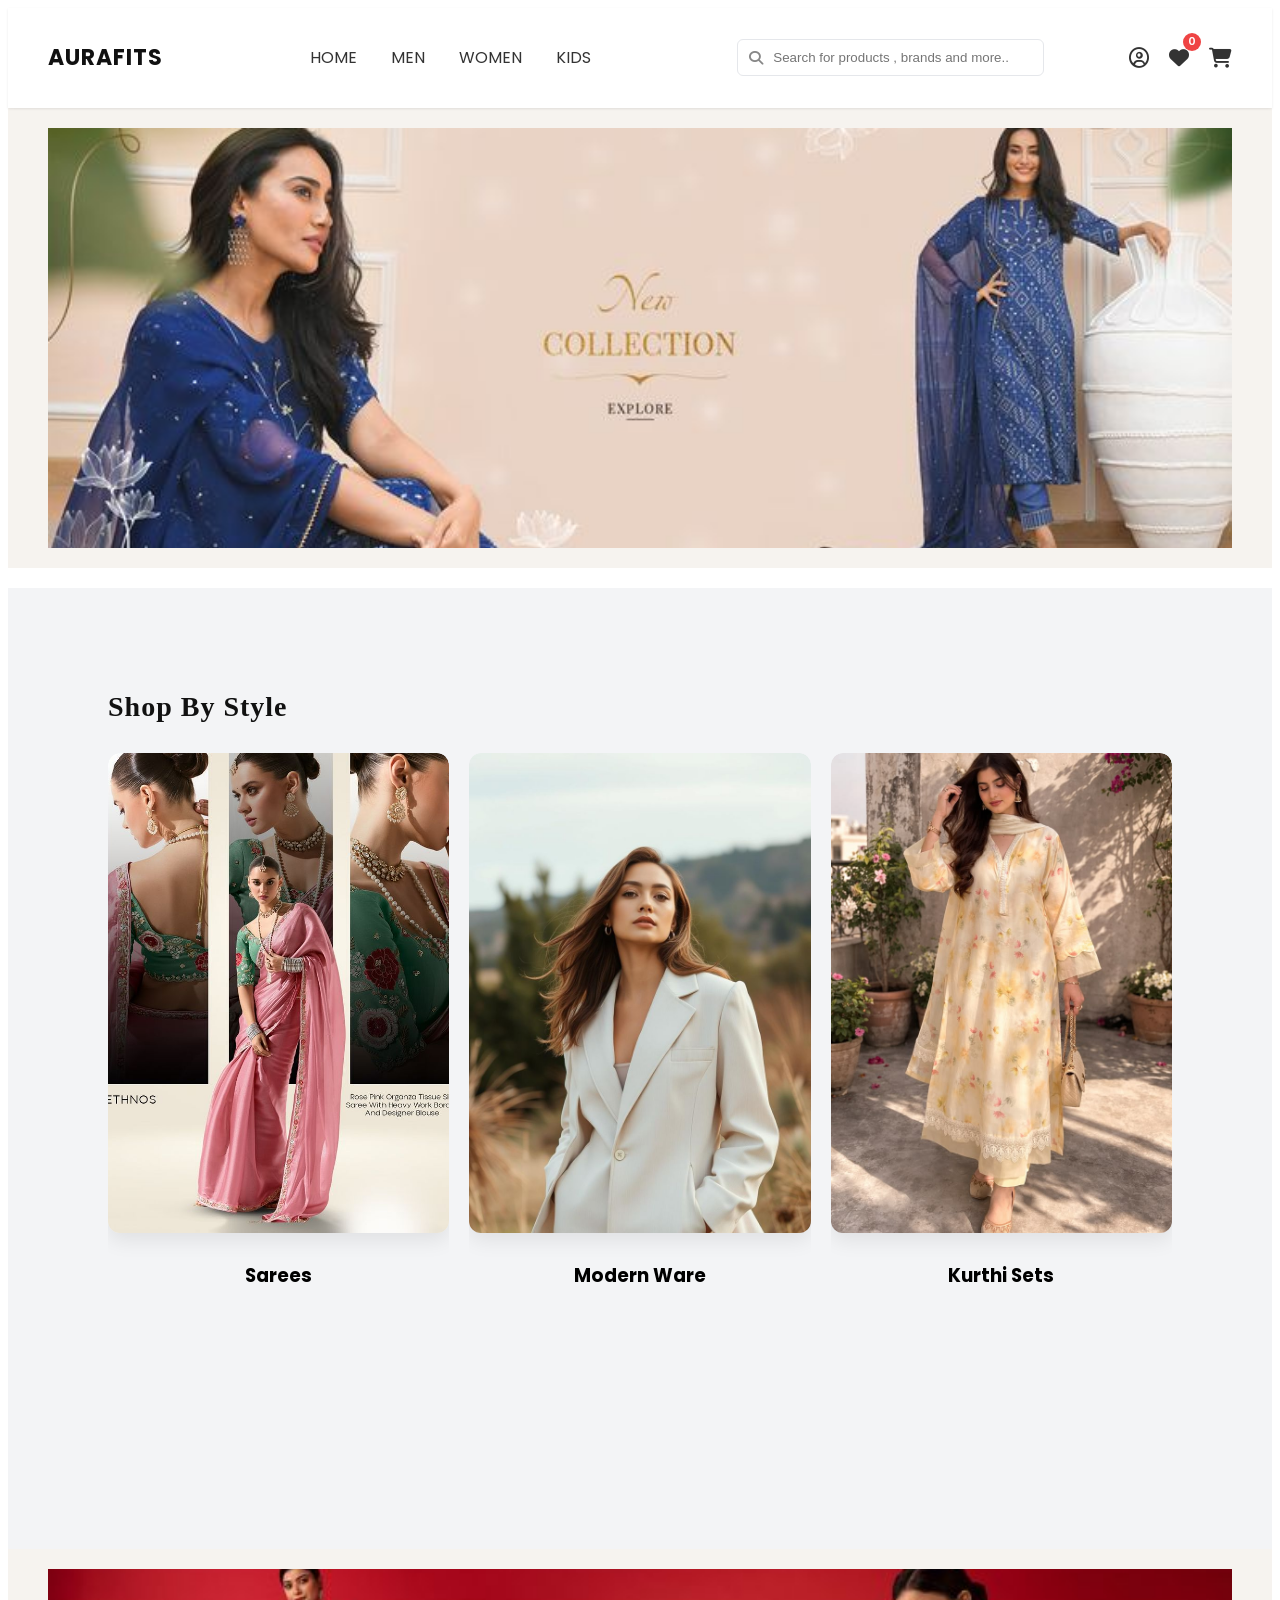
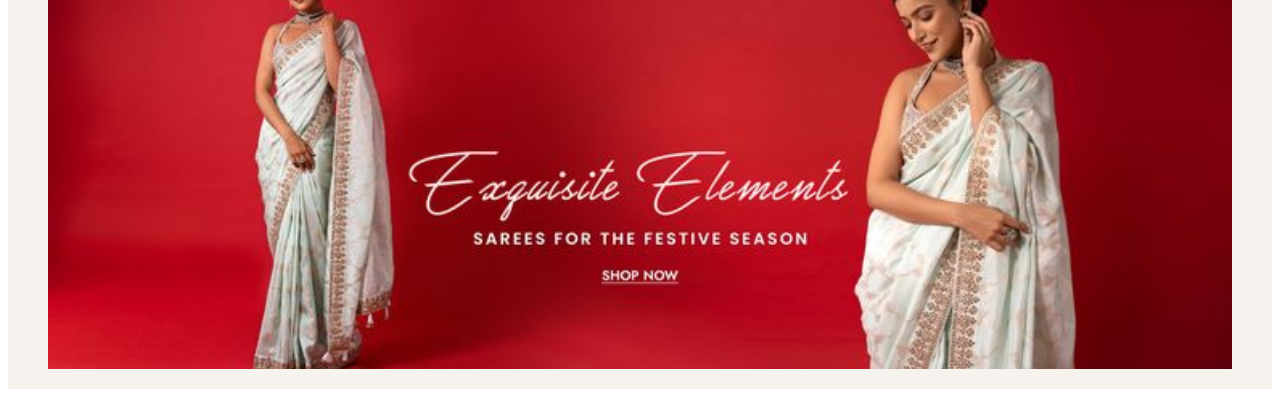
<file: html-code/women.html>
<!DOCTYPE html>
<html lang="en">

    <head>
        <link rel="stylesheet" href="../css-style-code/women.css">
        <link rel="stylesheet" href="https://cdnjs.cloudflare.com/ajax/libs/font-awesome/6.5.0/css/all.min.css">
        <meta  charset="UTF-8">
        <meta name="viewport" content="width=device-width,initial-scale=1.0">
        <link href="https://fonts.googleapis.com/css2?family=Poppins:wght@300;400;600;700&display=swap" rel="stylesheet">
        <title>BRAND SHOPPING</title>
    </head>

    <body>
         
        <nav class="navbar">

            <h2 id="logo">AURAFITS</h2>

            <div class="links">
            <a href="shop.html">HOME</a>
            <a href="men.html">MEN</a>
            <a href="women.html">WOMEN</a>
            <a href="kids.html">KIDS</a>
            </div>

            <div class="search-box">
                <i class="fa-solid fa-magnifying-glass"></i>
                <input id="input" type="text" placeholder="Search for products , brands and more.. ">
            </div>

            <section class="icons">

            <div class="profile">
                <i class="fa-regular fa-circle-user"></i>
            </div>

            <div class="wishlist">

                <i class="fa-solid fa-heart"></i>

                <span id="wishlist-count">0</span>

            </div>

            <div class="cart">
                <i class="fa-solid fa-cart-shopping"></i>
            </div>

            </section>
        </nav>

            <section class="hero-section">
                
                <div class="hero-image">
                <img src="../project_images/women's wear/kurthis/dress-banner-2.jpg">
                </div>

            </section>

            <section class="womens-collection">

                <h2>Shop By Style</h2>

                <div class="collection-container">
                

                    <div class="card-collection" id="sarees">
                        <img src="../project_images/women's wear/sarees/saree-5.jpg">
                        <h3>Sarees</h3>
                    </div>


                    <div class="card-collection" id="modern">
                        <img src="../project_images/women's wear/modern wear/modern-6.jpg">
                        <h3>Modern Ware</h3>
                    </div>


                    <div class="card-collection" id="kurthis">
                        <img src="../project_images/women's wear/kurthis/kurthi-6.jpg">
                        <h3>Kurthi Sets</h3>
                    </div>

                </div>

            </section>

            <section class="dynamic-products">

                <div class="dynamic-container">


                </div>

            </section>

            <footer class="footer">

                <div class="footer-image">
                    <img src="../project_images/women's wear/sarees/Saree-banner-2.jpg">
                </div>

            </footer>

            <script src="../java-script-code/women.js"></script>

        </body>
</html>
</file>
<file: css-style-code/shop.css>
body {

    background-color: #FFFFFF;
    font-family: 'Poppins', sans-serif;
}

.navbar {

    display: flex;
    background-color: #FFFFFF;
    box-shadow: 0 1px 3px rgba(0, 0, 0, 0.06),0 1px 2px rgba(0, 0, 0, 0.04);
    padding:15px 40px;
    align-items: center;
    justify-content:space-between;
    position: sticky;
    top:0;
    z-index: 1000;
    width:auto;
}

.links a {

    text-decoration:none;
    color:#333333;
    margin:0 15px;
    transition:0.3s;
    display:inline-block

}

.links a:hover {

    color:#2563EB;
    transform:translateY(-2px);
}

.links a:active {

   color: #111111;
}

.search-box {
    position: relative;
    width: 260px;
}

.search-box i {
    position: absolute;
    left: 12px;
    top: 50%;
    transform: translateY(-50%);
    color: #888;
    font-size: 14px;
}

.search-box input {
    width:100%;
    padding: 10px 10px 10px 35px; 
    border: 1px solid #E5E7EB;
    border-radius: 6px;
    outline: none;
}

.icons {

    display:flex;
    gap:20px;
    font-size:20px;
}

.icons i {

    cursor:pointer;
    transition:0.3s;
    color: #333;
}

.icons i:hover {

    color:#2563EB;
    transform: translateY(-2px);
}

.wishlist {

    position: relative;
}

#wishlist-count {

    position: absolute;
    top: -10px;
    right: -12px;
    background-color: #EF4444;
    color: white;
    width: 18px;
    height: 18px;
    border-radius: 50%;
    font-size: 11px;
    display: flex;
    justify-content: center;
    align-items: center;
    font-weight: 600;
}

#logo {

    font-size: 22px;
    font-weight:700;
    letter-spacing: 1px;
    color:#111111
}

.hero {

    display:flex;
    justify-content: space-between;
    align-items: center;
    padding:80px 100px;
    background-color: #F5F5F5;
    gap:60px;
}

.hero-content {

    max-width: 500px;
    flex:0.9;
    display: flex;
    flex-direction: column;
    justify-content: center;
}

.hero-content h1 {

    font-family: 'Playfair Display', serif;
    font-weight:700;
    margin-bottom: 15px;
    font-size:48px;
    color: #111;
    line-height:1.2;
    letter-spacing:-0.5px;
}

.hero-content p {

    font-weight: 400;
    margin-bottom:25px;
    font-size:18px;
    color: #555;
    line-height: 1.6;
    letter-spacing: -0.10px;
}

.shop-button {

    font-weight:500 ;
    border-radius:8px;
    font-size:16px;
    padding:12px 28px;
    transition:0.2s;
    cursor: pointer;
    background-color: #2563EB;
    color: white;
    border: none;
    box-shadow: 0 4px 10px rgba(37, 99, 235, 0.2);
    align-self: flex-start;
    
}

.shop-button:hover {
      
    transform: translateY(-2px);
    background-color:#1e4fd8;

}

.hero-image{
    flex:1.2;
    display:flex;
    justify-content:flex-end;
}

.hero-image img {
      
    width:100%;
    max-width:550px;
    height:auto;
    border-radius:10px;
    transition: 0.3s ease;
    box-shadow: 0 10px 25px rgba(0, 0, 0, 0.08);
}

.hero-image img:hover {
    transform: translateY(-5px);
    box-shadow: 0 15px 30px rgba(0, 0, 0, 0.12);
}

.category {

    background-color:  #F5F5F5;
    margin-top:20px;
    padding:80px 100px;
}

.category h2 {

    font-size: 28px;
    margin-bottom:30px;
    color:#111;
}

.category-container {

    display: grid;
    grid-template-columns:repeat(3,1fr);
    gap:25px;
    
}

.card-container {

    overflow:hidden;
    position:relative;
    cursor:pointer;
    border-radius: 12px;

}

.card-container h3 {

    font-size:20px;
    position: absolute;
    left:20px;
    bottom:20px;
    color: #111;
    z-index:2;
    letter-spacing:2px;
    text-shadow: 0 2px 6px rgba(0, 0, 0, 0.15);

}

.card-container img {

    width:100%;
    object-fit: cover;
    height:520px;
    border-radius:12px;
    transition:0.3s ease;
    box-shadow: 0 8px 20px rgba(0, 0, 0, 0.08);
    display:block
    
}

.card-container:hover img {

    transform:scale(1.05);
}

.feature-products {

    margin-top:20px;
    background-color:#F5F5F5;
    padding:80px 100px;
}

.feature-products h2 {

    font-size: 28px;
    margin-bottom:35px;
    color:#111
}

.feature-container {

    display:grid;
    grid-template-columns: repeat(4,1fr);
    gap:25px;
}

.feature-card {

    overflow: hidden;
    position: relative;
    transition: 0.3s ease;
    box-shadow:0 8px 20px rgba(0, 0, 0, 0.08);
    border-radius:20px;
    padding-bottom:15px;
    cursor: pointer;
    background-color:#FFFFFF;

}

.feature-card img {

    width:100%;
    height:420px;
    object-fit:cover;
    border-radius:20px;
    display:block;
    transition: 0.3s ease;
}

.feature-card h3 {

    padding-left: 12px;
    padding-top: 10px;
    color: #111;
}

.feature-card p {

    padding-left: 12px;
    padding-top: 10px;
    color: #111;
}

.feature-card:hover img {

    transform: scale(1.05);
}

.feature-card:hover {

    transform: translateY(-5px);
    box-shadow: 0 12px 25px rgba(0, 0, 0, 0.12);
}

.footer {
    background-color:#374151;
    margin-top: 20px;
}

.footer-container {

    display:flex;
    justify-content: space-between;
    
    padding:20px 100px;
}

.left-section h3 {

    color:#FFFFFF;
    margin-bottom: 15px;
}

.left-section p {

    color:#D1D5DB;
}

.center-section h3 {

    color:#FFFFFF;
    margin-bottom: 15px;
}

.center-section p {

    color:#D1D5DB;
}

.right-section h3 {

    color:#FFFFFF;
    margin-bottom: 15px;
}

.right-section #ph,
               #email,
               #insta,
               #twitter {

    margin-bottom: 10px;
    letter-spacing:0.5px;
    color:#D1D5DB;
}

.footer-bottom {

    background-color: #2D3748;
    display:flex;
    justify-content: center;
    padding: 12px;
    color: #D1D5DB;
    font-size: 14px;

}

.wishlist-btn {

    background-color: #111827;
    color: white;
    border: none;
    padding: 10px 18px;
    border-radius: 8px;
    cursor: pointer;
    margin: 12px auto 0;
    display: block;
    transition: 0.3s ease;
    font-size: 14px;
}

.wishlist-btn:hover {

    background-color: #2563EB;
    transform: translateY(-2px);
}


@media (max-width: 768px) {

    

    .navbar {

        flex-direction: column;
        align-items: center;
        gap: 20px;
        padding: 20px;
        position: relative;
    }

    #logo {

        font-size: 28px;
        text-align: center;
    }

    .links {

        display: flex;
        flex-wrap: wrap;
        justify-content: center;
        gap: 20px;
    }

    .links a {

        margin: 0;
        font-size: 15px;
    }

    .search-box {

        width: 100%;
    }

    .search-box input {

        width: 100%;
    }

    .icons {

        position: absolute;
        top: 20px;
        right: 10px;
        gap: 8px;
    }


    
    .hero {

        flex-direction: column;
        text-align: center;
        padding: 40px 20px;
        gap: 40px;
    }

    .hero-text h1 {

        font-size: 52px;
        line-height: 1.1;
    }

    .hero-text p {

        font-size: 16px;
        line-height: 1.6;
    }

    .hero-image img {

        width: 100%;
        height: auto;
        border-radius: 12px;
    }


    
    .category-container {

        grid-template-columns: 1fr;
        padding: 40px 20px;
    }

    .category-card img {

        height: 350px;
    }



    .feature-container {

        grid-template-columns: 1fr;
        padding: 40px 20px;
    }

    .product-card img {

        height: 350px;
    }




    .collection-container {

        grid-template-columns: 1fr;
    }

    .card-collection img {

        height: 380px;
    }



    .dynamic-container {

        grid-template-columns: 1fr;
        padding: 40px 20px;
    }

    .product-card img {

        height: 380px;
    }



    .footer-image {

        flex-direction: column;
        text-align: center;
        gap: 30px;
    }

    .footer-image img {

        width: 100%;
        height: auto;
    }

    .footer-image h3 {

        font-size: 26px;
        line-height: 1.5;
    }

}

@media (max-width: 768px) {

    .product-container,
    .collection-container,
    .dynamic-container,
    .feature-container,
    .category-container {

        grid-template-columns: 1fr;
    }

}


@media (max-width: 1024px) {

    

    .category-container {

        grid-template-columns: repeat(2,1fr);
        gap: 20px;
        padding: 60px 40px;
    }

    .category-card img {

        height: 380px;
    }


   

    .feature-container {

        grid-template-columns: repeat(2,1fr);
        gap: 25px;
        padding: 60px 40px;
    }

    .product-card img {

        height: 380px;
    }


    

    .footer-container {

        flex-direction: column;
        gap: 40px;
        text-align: center;
        padding: 50px 30px;
    }

}




@media (max-width: 768px) {

    
    .category-container {

        grid-template-columns: 1fr;
        padding: 40px 20px;
        gap: 25px;
    }

    .category-card img {

        width: 100%;
        height: 340px;
        object-fit: cover;
    }

    .category-card h3 {

        font-size: 20px;
        text-align: center;
    }


    

    .feature-container {

        grid-template-columns: 1fr;
        padding: 40px 20px;
        gap: 25px;
    }

    .product-card img {

        width: 100%;
        height: 340px;
        object-fit: cover;
    }

    .product-card h3 {

        font-size: 18px;
    }

    .product-card p {

        font-size: 15px;
    }


    
    .footer-container {

        flex-direction: column;
        text-align: center;
        gap: 35px;
        padding: 40px 20px;
    }

    .footer-links {

        width: 100%;
    }

    .footer-links h3 {

        font-size: 20px;
        margin-bottom: 15px;
    }

    .footer-links p,
    .footer-links a {

        font-size: 15px;
        line-height: 1.8;
    }


   

    .footer-image img {

        width: 100%;
        height: auto;
        border-radius: 12px;
    }

}
</file>
<file: css-style-code/kids.css>
body {

    background-color: #FFFFFF;
    font-family: 'Poppins', sans-serif;
}

.navbar {

    display: flex;
    background-color: #FFFFFF;
    box-shadow: 0 1px 3px rgba(0, 0, 0, 0.06),0 1px 2px rgba(0, 0, 0, 0.04);
    padding:15px 40px;
    align-items: center;
    justify-content:space-between;
    position: sticky;
    top:0;
    z-index: 1000;
    width:auto;
}

.links a {

    text-decoration:none;
    color:#333333;
    margin:0 15px;
    transition:0.3s;
    display:inline-block

}

.links a:hover {

    color:#2563EB;
    transform:translateY(-2px);
}

.links a:active {

   color: #111111;
}

.search-box {
    position: relative;
    width: 260px;
}

.search-box i {
    position: absolute;
    left: 12px;
    top: 50%;
    transform: translateY(-50%);
    color: #888;
    font-size: 14px;
}

.search-box input {
    width:100%;
    padding: 10px 10px 10px 35px; 
    border: 1px solid #E5E7EB;
    border-radius: 6px;
    outline: none;
}

.icons {

    display:flex;
    gap:20px;
    font-size:20px;
}

.icons i {

    cursor:pointer;
    transition:0.3s;
    color: #333;
}

.icons i:hover {

    color:#2563EB;
    transform: translateY(-2px);
}
.wishlist {

    position: relative;
}

#wishlist-count {

    position: absolute;
    top: -10px;
    right: -12px;
    background-color: #EF4444;
    color: white;
    width: 18px;
    height: 18px;
    border-radius: 50%;
    font-size: 11px;
    display: flex;
    justify-content: center;
    align-items: center;
    font-weight: 600;
}

#logo {

    font-size: 22px;
    font-weight:700;
    letter-spacing: 1px;
    color:#111111
}

.hero-section {

    background-color:#F6F3EF;
    padding:20px 40px;
}

.hero-image img {
     
    width:100%;
    height:420px;
    display:block;
    object-fit: cover;

}

.kids-collection {

    background-color:#F3F4F6;
    margin-top: 20px;
    padding:80px 100px;
}

.kids-collection h2 {

    font-size: 28px;
    margin-bottom:30px;
    color:#111;
    font-family: 'Playfair Display', serif;
    letter-spacing: 1px;
}

.collection-container {

    display:grid;
    grid-template-columns: repeat(3,1fr);
    gap:20px;
}

.card-collection {

    overflow: hidden;
    position:relative;
    border-radius:12px;
    cursor: pointer;
}

.card-collection a  {

    text-decoration:none;
    color:#111;
}

a {

    text-decoration: none;
    color: inherit;
}

.card-collection img {

    width:100%;
    object-fit:cover;
    height:500px;
    border-radius:12px;
    transition:0.3s ease;
    box-shadow: 0 8px 20px rgba(0, 0, 0, 0.08);
    display: block;
    gap:20px;

}

.card-collection h3 {

    text-align: center;
    padding-top:10px;
}

.card-collection:hover img {

    transform:scale(1.05);
}

.footer {

    background-color:#F6F3EF;
    padding:20px 40px;
    margin-top: 20px;

}

.footer-container {

    background-color:#F3F4F6;
    margin-top: 20px;
    padding:60px  80px;
}

.footer-image {

    display:flex;
    justify-content:center;
    align-items: center;
    gap:60px;

}

.footer-image img {

    width:550px;
    box-shadow: 0 8px 20px rgba(0, 0, 0, 0.06);
    display: block;
    border-radius:12px;
}

.footer-image h3 {

    font-family: 'Cormorant Garamond', serif;
    font-size: 34px;
    font-style: italic;
    font-weight: 500;
    line-height: 1.6;
    letter-spacing: 1px;
    color: #374151;
    max-width: 550px;
}

.dynamic-container {

    display: grid;
    grid-template-columns: repeat(3,1fr);
    gap: 30px;
    padding: 80px 100px;
    background-color: #F3F4F6;
}

.product-card {

    background-color: white;
    border-radius: 12px;
    overflow: hidden;
    box-shadow: 0 8px 20px rgba(0,0,0,0.06);
    padding-bottom: 20px;
}

.product-card img {

    width: 100%;
    height: 500px;
    object-fit:cover;
}

.product-card h3 {

    text-align: center;
    margin-top: 15px;
}

.product-card p {

    text-align: center;
    font-weight: 600;
}

.wishlist-btn {

    background-color: #111827;
    color: white;
    border: none;
    padding: 10px 18px;
    border-radius: 8px;
    cursor: pointer;
    margin: 12px auto 0;
    display: block;
    transition: 0.3s ease;
    font-size: 14px;
}

.wishlist-btn:hover {

    background-color: #2563EB;
    transform: translateY(-2px);
}

@media (max-width: 1024px) {

    

    .navbar {

        padding: 15px 30px;
        gap: 20px;
    }

    .links {

        gap: 15px;
    }

    .search-box {

        width: 220px;
    }


    
    .hero,
    .hero-section {

        padding: 40px 30px;
    }

    .hero-image img {

        width: 100%;
        height: auto;
    }


    
    .collection-container,
    .product-container,
    .dynamic-container,
    .feature-container,
    .category-container {

        grid-template-columns: repeat(2,1fr);
        gap: 25px;
    }



    .product-image img,
    .product-card img,
    .card-collection img {

        height: 360px;
    }


    

    .products,
    .womens-collection,
    .kids-collection,
    .mens-collection {

        padding: 60px 40px;
    }



    .footer-container,
    .footer-image {

        flex-direction: column;
        text-align: center;
        gap: 40px;
    }

    .footer-image img {

        width: 100%;
        max-width: 500px;
        height: auto;
    }

    .footer-image h3 {

        font-size: 28px;
    }

}




@media (max-width: 768px) {

    

    .navbar {

        flex-direction: column;
        align-items: center;
        padding: 20px;
        gap: 20px;
        position: relative;
    }

    #logo {

        font-size: 28px;
        text-align: center;
    }

    .links {

        display: flex;
        flex-wrap: wrap;
        justify-content: center;
        gap: 18px;
    }

    .links a {

        margin: 0;
        font-size: 14px;
    }

    .search-box {

        width: 100%;
    }

    .search-box input {

        width: 100%;
    }

    .icons {

        position: absolute;
        top: 20px;
        right: 20px;
        gap: 8px;
    }


   

    .hero,
    .hero-section {

        padding: 30px 20px;
        text-align: center;
    }

    .hero-text h1 {

        font-size: 44px;
        line-height: 1.1;
    }

    .hero-text p {

        font-size: 15px;
        line-height: 1.7;
    }

    .hero-image img {

        width: 100%;
        height: auto;
        border-radius: 12px;
    }


   

    .collection-container,
    .product-container,
    .dynamic-container,
    .feature-container,
    .category-container {

        grid-template-columns: 1fr;
        gap: 25px;
    }



    .product-image img,
    .product-card img,
    .card-collection img {

        width: 100%;
        height: 340px;
        object-fit: cover;
    }


    

    .products,
    .womens-collection,
    .kids-collection,
    .mens-collection {

        padding: 40px 20px;
    }

    .products h2,
    .womens-collection h2,
    .kids-collection h2,
    .mens-collection h2 {

        font-size: 24px;
        text-align: center;
    }


    

    .product-image h3,
    .product-card h3,
    .card-collection h3 {

        font-size: 18px;
    }

    .product-image p,
    .product-card p {

        font-size: 15px;
    }


    
    .footer-container,
    .footer-image {

        flex-direction: column;
        text-align: center;
        gap: 30px;
        padding: 40px 20px;
    }

    .footer-image img {

        width: 100%;
        height: auto;
        border-radius: 12px;
    }

    .footer-image h3 {

        font-size: 24px;
        line-height: 1.6;
    }


  

    button,
    .wishlist-btn {

        width: 100%;
        max-width: 280px;
        margin: 10px auto;
    }

}
</file>
<file: css-style-code/men-style.css>
body {

    background-color: #FFFFFF;
    font-family: 'Poppins', sans-serif;
}

.navbar {

    display: flex;
    background-color: #FFFFFF;
    box-shadow: 0 1px 3px rgba(0, 0, 0, 0.06),0 1px 2px rgba(0, 0, 0, 0.04);
    padding:15px 40px;
    align-items: center;
    justify-content:space-between;
    position: sticky;
    top:0;
    z-index: 1000;
    width:auto;
}

.links a {

    text-decoration:none;
    color:#333333;
    margin:0 15px;
    transition:0.3s;
    display:inline-block

}

.links a:hover {

    color:#2563EB;
    transform:translateY(-2px);
}

.links a:active {

   color: #111111;
}

.search-box {
    position: relative;
    width: 260px;
}

.search-box i {
    position: absolute;
    left: 12px;
    top: 50%;
    transform: translateY(-50%);
    color: #888;
    font-size: 14px;
}

.search-box input {
    width:100%;
    padding: 10px 10px 10px 35px; 
    border: 1px solid #E5E7EB;
    border-radius: 6px;
    outline: none;
}

.icons {

    display:flex;
    gap:20px;
    font-size:20px;
}

.icons i {

    cursor:pointer;
    transition:0.3s;
    color: #333;
}

.wishlist {

    position: relative;
}

#wishlist-count {

    position: absolute;
    top: -10px;
    right: -12px;
    background-color: #EF4444;
    color: white;
    width: 18px;
    height: 18px;
    border-radius: 50%;
    font-size: 11px;
    display: flex;
    justify-content: center;
    align-items: center;
    font-weight: 600;
}

.icons i:hover {

    color:#2563EB;
    transform: translateY(-2px);
}

#logo {

    font-size: 22px;
    font-weight:700;
    letter-spacing: 1px;
    color:#111111
}

.hero-section {

    background-color:#E2E8F0;
    padding:20px 40px;
}

.hero-image img {
     
    width:100%;
    height:400px;
    display:block;

}

.mens-collection {

    background-color:#F3F4F6;
    margin-top: 20px;
    padding:80px 100px;
}

.mens-collection h2 {

    font-size: 28px;
    margin-bottom:30px;
    color:#111;
    font-family: 'Playfair Display', serif;
    letter-spacing: 1px;
}

.collection-container {

    display:grid;
    grid-template-columns: repeat(3,1fr);
    gap:20px;
}

.card-collection {

    overflow: hidden;
    position:relative;
    border-radius:12px;
    cursor: pointer;
}

.card-collection a  {

    text-decoration:none;
    color:#111;
}

a {

    text-decoration: none;
    color: inherit;
}

.card-collection img {

    width:100%;
    object-fit:cover;
    height:480px;
    border-radius:12px;
    transition:0.3s ease;
    box-shadow: 0 8px 20px rgba(0, 0, 0, 0.08);
    display: block;
    gap:20px;

}

.card-collection h3 {

    text-align: center;
    padding-top:10px;
}

.card-collection:hover img {

    transform:scale(1.05);
}


.footer-image img {


     
    width:100%;
    height:600px;
    display:block;
    object-fit:cover;

}

.footer {

    background-color:#F6F3EF;
    padding:20px 40px;

}

@media (max-width: 1024px) {

    

    .navbar {

        padding: 15px 30px;
        gap: 20px;
    }

    .links {

        gap: 15px;
    }

    .search-box {

        width: 220px;
    }


    
    .hero,
    .hero-section {

        padding: 40px 30px;
    }

    .hero-image img {

        width: 100%;
        height: auto;
    }


    
    .collection-container,
    .product-container,
    .dynamic-container,
    .feature-container,
    .category-container {

        grid-template-columns: repeat(2,1fr);
        gap: 25px;
    }



    .product-image img,
    .product-card img,
    .card-collection img {

        height: 360px;
    }


    

    .products,
    .womens-collection,
    .kids-collection,
    .mens-collection {

        padding: 60px 40px;
    }



    .footer-container,
    .footer-image {

        flex-direction: column;
        text-align: center;
        gap: 40px;
    }

    .footer-image img {

        width: 100%;
        max-width: 500px;
        height: auto;
    }

    .footer-image h3 {

        font-size: 28px;
    }

}




@media (max-width: 768px) {

    

    .navbar {

        flex-direction: column;
        align-items: center;
        padding: 20px;
        gap: 20px;
        position: relative;
    }

    #logo {

        font-size: 28px;
        text-align: center;
    }

    .links {

        display: flex;
        flex-wrap: wrap;
        justify-content: center;
        gap: 18px;
    }

    .links a {

        margin: 0;
        font-size: 14px;
    }

    .search-box {

        width: 100%;
    }

    .search-box input {

        width: 100%;
    }

    .icons {

        position: absolute;
        top: 20px;
        right: 20px;
        gap: 8px;
    }


   

    .hero,
    .hero-section {

        padding: 30px 20px;
        text-align: center;
    }

    .hero-text h1 {

        font-size: 44px;
        line-height: 1.1;
    }

    .hero-text p {

        font-size: 15px;
        line-height: 1.7;
    }

    .hero-image img {

        width: 100%;
        height: auto;
        border-radius: 12px;
    }


   

    .collection-container,
    .product-container,
    .dynamic-container,
    .feature-container,
    .category-container {

        grid-template-columns: 1fr;
        gap: 25px;
    }



    .product-image img,
    .product-card img,
    .card-collection img {

        width: 100%;
        height: 340px;
        object-fit: cover;
    }


    

    .products,
    .womens-collection,
    .kids-collection,
    .mens-collection {

        padding: 40px 20px;
    }

    .products h2,
    .womens-collection h2,
    .kids-collection h2,
    .mens-collection h2 {

        font-size: 24px;
        text-align: center;
    }


    

    .product-image h3,
    .product-card h3,
    .card-collection h3 {

        font-size: 18px;
    }

    .product-image p,
    .product-card p {

        font-size: 15px;
    }


    
    .footer-container,
    .footer-image {

        flex-direction: column;
        text-align: center;
        gap: 30px;
        padding: 40px 20px;
    }

    .footer-image img {

        width: 100%;
        height: auto;
        border-radius: 12px;
    }

    .footer-image h3 {

        font-size: 24px;
        line-height: 1.6;
    }


  

    button,
    .wishlist-btn {

        width: 100%;
        max-width: 280px;
        margin: 10px auto;
    }

}
</file>
<file: css-style-code/shirts.css>
body {

    background-color: #FFFFFF;
    font-family: 'Poppins', sans-serif;
}

.navbar {

    display: flex;
    background-color: #FFFFFF;
    box-shadow: 0 1px 3px rgba(0, 0, 0, 0.06),0 1px 2px rgba(0, 0, 0, 0.04);
    padding:15px 40px;
    align-items: center;
    justify-content:space-between;
    position: sticky;
    top:0;
    z-index: 1000;
    width:auto;
}

.links a {

    text-decoration:none;
    color:#333333;
    margin:0 15px;
    transition:0.3s;
    display:inline-block

}

.links a:hover {

    color:#2563EB;
    transform:translateY(-2px);
}

.links a:active {

   color: #111111;
}

.search-box {
    position: relative;
    width: 260px;
}

.search-box i {
    position: absolute;
    left: 12px;
    top: 50%;
    transform: translateY(-50%);
    color: #888;
    font-size: 14px;
}

.search-box input {
    width:100%;
    padding: 10px 10px 10px 35px; 
    border: 1px solid #E5E7EB;
    border-radius: 6px;
    outline: none;
}

.icons {

    display:flex;
    gap:20px;
    font-size:20px;
}

.icons i {

    cursor:pointer;
    transition:0.3s;
    color: #333;
}

.icons i:hover {

    color:#2563EB;
    transform: translateY(-2px);
}

#logo {

    font-size: 22px;
    font-weight:700;
    letter-spacing: 1px;
    color:#111111
}

.products {

    background-color: #F3F4F6;
    padding: 80px 100px;
    margin-top: 20px;
}

.product-container {

    display:grid;
    grid-template-columns:repeat(3,1fr);
    gap:30px;
}

.products h2 {

    font-size: 32px;
    margin-bottom: 40px;
    color: #111;
    text-align: center;
    font-family: 'Playfair Display', serif;
    letter-spacing: 1px;

}

.product-image {

    overflow: hidden;
    border-radius: 12px;
    cursor: pointer;
    background-color: #FFFFFF;
    padding-bottom: 20px;
    box-shadow: 0 8px 20px rgba(0, 0, 0, 0.06);
    transition: 0.3s ease;
}

.product-image img {

    width: 100%;
    height: 420px;
    object-fit: cover;
    display: block;
    border-radius: 12px 12px 0 0;
    transition: 0.3s ease;
}

.product-image h3 {

    text-align: center;
    margin-top: 18px;
    font-size: 18px;
    color: #111827;
    font-weight:600;
    letter-spacing:0.5px;
}

.product-image p {

    text-align: center;
    margin-top: 8px;
    font-size: 16px;
    font-weight: 600;
    color: #374151;
}

.product-image:hover img {

    transform: scale(1.05);
}

.footer-container {

    background-color:#F3F4F6;
    margin-top: 20px;
    padding:60px  80px;
}

.footer-image {

    display:flex;
    justify-content:center;
    align-items: center;
    gap:60px;

}

.footer-image img {

    width:750px;
    box-shadow: 0 8px 20px rgba(0, 0, 0, 0.06);
    display: block;
    border-radius:12px;
}

.footer-image h3 {

    font-family: 'Cormorant Garamond', serif;
    font-size: 34px;
    font-style: italic;
    font-weight: 500;
    line-height: 1.6;
    letter-spacing: 1px;
    color: #374151;
    max-width: 350px;
}

.wishlist-btn {

    background-color: #111827;
    color: white;
    border: none;
    padding: 10px 18px;
    border-radius: 8px;
    cursor: pointer;
    margin: 12px auto 0;
    display: block;
    transition: 0.3s ease;
    font-size: 14px;
}

.wishlist-btn:hover {

    background-color: #2563EB;
    transform: translateY(-2px);
}

@media (max-width: 1024px) {

    

    .navbar {

        padding: 15px 30px;
        gap: 20px;
    }

    .links {

        gap: 15px;
    }

    .search-box {

        width: 220px;
    }


    
    .hero,
    .hero-section {

        padding: 40px 30px;
    }

    .hero-image img {

        width: 100%;
        height: auto;
    }


    
    .collection-container,
    .product-container,
    .dynamic-container,
    .feature-container,
    .category-container {

        grid-template-columns: repeat(2,1fr);
        gap: 25px;
    }



    .product-image img,
    .product-card img,
    .card-collection img {

        height: 360px;
    }


    

    .products,
    .womens-collection,
    .kids-collection,
    .mens-collection {

        padding: 60px 40px;
    }



    .footer-container,
    .footer-image {

        flex-direction: column;
        text-align: center;
        gap: 40px;
    }

    .footer-image img {

        width: 100%;
        max-width: 500px;
        height: auto;
    }

    .footer-image h3 {

        font-size: 28px;
    }

}




@media (max-width: 768px) {

    

    .navbar {

        flex-direction: column;
        align-items: center;
        padding: 20px;
        gap: 20px;
        position: relative;
    }

    #logo {

        font-size: 28px;
        text-align: center;
    }

    .links {

        display: flex;
        flex-wrap: wrap;
        justify-content: center;
        gap: 18px;
    }

    .links a {

        margin: 0;
        font-size: 14px;
    }

    .search-box {

        width: 100%;
    }

    .search-box input {

        width: 100%;
    }

    .icons {

        position: absolute;
        top: 20px;
        right: 20px;
        gap: 8px;
    }


   

    .hero,
    .hero-section {

        padding: 30px 20px;
        text-align: center;
    }

    .hero-text h1 {

        font-size: 44px;
        line-height: 1.1;
    }

    .hero-text p {

        font-size: 15px;
        line-height: 1.7;
    }

    .hero-image img {

        width: 100%;
        height: auto;
        border-radius: 12px;
    }


   

    .collection-container,
    .product-container,
    .dynamic-container,
    .feature-container,
    .category-container {

        grid-template-columns: 1fr;
        gap: 25px;
    }



    .product-image img,
    .product-card img,
    .card-collection img {

        width: 100%;
        height: 340px;
        object-fit: cover;
    }


    

    .products,
    .womens-collection,
    .kids-collection,
    .mens-collection {

        padding: 40px 20px;
    }

    .products h2,
    .womens-collection h2,
    .kids-collection h2,
    .mens-collection h2 {

        font-size: 24px;
        text-align: center;
    }


    

    .product-image h3,
    .product-card h3,
    .card-collection h3 {

        font-size: 18px;
    }

    .product-image p,
    .product-card p {

        font-size: 15px;
    }


    
    .footer-container,
    .footer-image {

        flex-direction: column;
        text-align: center;
        gap: 30px;
        padding: 40px 20px;
    }

    .footer-image img {

        width: 100%;
        height: auto;
        border-radius: 12px;
    }

    .footer-image h3 {

        font-size: 24px;
        line-height: 1.6;
    }


  

    button,
    .wishlist-btn {

        width: 100%;
        max-width: 280px;
        margin: 10px auto;
    }

}
</file>
<file: css-style-code/tshirts.css>
body {

    background-color: #FFFFFF;
    font-family: 'Poppins', sans-serif;
}

.navbar {

    display: flex;
    background-color: #FFFFFF;
    box-shadow: 0 1px 3px rgba(0, 0, 0, 0.06),0 1px 2px rgba(0, 0, 0, 0.04);
    padding:15px 40px;
    align-items: center;
    justify-content:space-between;
    position: sticky;
    top:0;
    z-index: 1000;
    width:auto;
}

.links a {

    text-decoration:none;
    color:#333333;
    margin:0 15px;
    transition:0.3s;
    display:inline-block

}

.links a:hover {

    color:#2563EB;
    transform:translateY(-2px);
}

.links a:active {

   color: #111111;
}

.search-box {
    position: relative;
    width: 260px;
}

.search-box i {
    position: absolute;
    left: 12px;
    top: 50%;
    transform: translateY(-50%);
    color: #888;
    font-size: 14px;
}

.search-box input {
    width:100%;
    padding: 10px 10px 10px 35px; 
    border: 1px solid #E5E7EB;
    border-radius: 6px;
    outline: none;
}

.icons {

    display:flex;
    gap:20px;
    font-size:20px;
}

.icons i {

    cursor:pointer;
    transition:0.3s;
    color: #333;
}

.icons i:hover {

    color:#2563EB;
    transform: translateY(-2px);
}

.wishlist {

    position: relative;
}

#wishlist-count {

    position: absolute;
    top: -10px;
    right: -12px;
    background-color: #EF4444;
    color: white;
    width: 18px;
    height: 18px;
    border-radius: 50%;
    font-size: 11px;
    display: flex;
    justify-content: center;
    align-items: center;
    font-weight: 600;
}

#logo {

    font-size: 22px;
    font-weight:700;
    letter-spacing: 1px;
    color:#111111
}

.products {

    background-color: #F3F4F6;
    padding: 80px 100px;
    margin-top: 20px;
}

.product-container {

    display:grid;
    grid-template-columns:repeat(3,1fr);
    gap:30px;
}

.products h2 {

    font-size: 32px;
    margin-bottom: 40px;
    color: #111;
    text-align: center;
    font-family: 'Playfair Display', serif;
    letter-spacing: 1px;

}

.product-image {

    overflow: hidden;
    border-radius: 12px;
    cursor: pointer;
    background-color: #FFFFFF;
    padding-bottom: 20px;
    box-shadow: 0 8px 20px rgba(0, 0, 0, 0.06);
    transition: 0.3s ease;
}

.product-image img {

    width: 100%;
    height: 420px;
    object-fit: cover;
    display: block;
    border-radius: 12px 12px 0 0;
    transition: 0.3s ease;
    transition: transform 0.4s ease;
}

.product-image h3 {

    text-align: center;
    margin-top: 18px;
    font-size: 18px;
    color: #111827;
    font-weight:600;
    letter-spacing:0.5px;
}

.product-image p {

    text-align: center;
    margin-top: 8px;
    font-size: 16px;
    font-weight: 600;
    color: #374151;
}

.product-image:hover img {

    transform: scale(1.05);
}

.footer-container {

    background-color:#F3F4F6;
    margin-top: 20px;
    padding:60px  80px;
}

.footer-image {

    display:flex;
    justify-content:center;
    align-items: center;
    gap:60px;

}

.footer-image img {

    width:450px;
    box-shadow: 0 8px 20px rgba(0, 0, 0, 0.06);
    display: block;
    border-radius:12px;
}

.footer-image h3 {

    font-family: 'Cormorant Garamond', serif;
    font-size: 34px;
    font-style: italic;
    font-weight: 500;
    line-height: 1.6;
    letter-spacing: 1px;
    color: #374151;
    max-width: 550px;
}

.wishlist-btn {

    background-color: #111827;
    color: white;
    border: none;
    padding: 10px 18px;
    border-radius: 8px;
    cursor: pointer;
    margin: 12px auto 0;
    display: block;
    transition: 0.3s ease;
    font-size: 14px;
}

.wishlist-btn:hover {

    background-color: #2563EB;
    transform: translateY(-2px);
}




@media (max-width: 1024px) {

    

    .navbar {

        padding: 15px 30px;
        gap: 20px;
    }

    .links {

        gap: 15px;
    }

    .search-box {

        width: 220px;
    }


    
    .hero,
    .hero-section {

        padding: 40px 30px;
    }

    .hero-image img {

        width: 100%;
        height: auto;
    }


    
    .collection-container,
    .product-container,
    .dynamic-container,
    .feature-container,
    .category-container {

        grid-template-columns: repeat(2,1fr);
        gap: 25px;
    }



    .product-image img,
    .product-card img,
    .card-collection img {

        height: 360px;
    }


    

    .products,
    .womens-collection,
    .kids-collection,
    .mens-collection {

        padding: 60px 40px;
    }



    .footer-container,
    .footer-image {

        flex-direction: column;
        text-align: center;
        gap: 40px;
    }

    .footer-image img {

        width: 100%;
        max-width: 500px;
        height: auto;
    }

    .footer-image h3 {

        font-size: 28px;
    }

}




@media (max-width: 768px) {

    

    .navbar {

        flex-direction: column;
        align-items: center;
        padding: 20px;
        gap: 20px;
        position: relative;
    }

    #logo {

        font-size: 28px;
        text-align: center;
    }

    .links {

        display: flex;
        flex-wrap: wrap;
        justify-content: center;
        gap: 18px;
    }

    .links a {

        margin: 0;
        font-size: 14px;
    }

    .search-box {

        width: 100%;
    }

    .search-box input {

        width: 100%;
    }

    .icons {

        position: absolute;
        top: 20px;
        right: 20px;
        gap: 8px;
    }


   

    .hero,
    .hero-section {

        padding: 30px 20px;
        text-align: center;
    }

    .hero-text h1 {

        font-size: 44px;
        line-height: 1.1;
    }

    .hero-text p {

        font-size: 15px;
        line-height: 1.7;
    }

    .hero-image img {

        width: 100%;
        height: auto;
        border-radius: 12px;
    }


   

    .collection-container,
    .product-container,
    .dynamic-container,
    .feature-container,
    .category-container {

        grid-template-columns: 1fr;
        gap: 25px;
    }



    .product-image img,
    .product-card img,
    .card-collection img {

        width: 100%;
        height: 340px;
        object-fit: cover;
    }


    

    .products,
    .womens-collection,
    .kids-collection,
    .mens-collection {

        padding: 40px 20px;
    }

    .products h2,
    .womens-collection h2,
    .kids-collection h2,
    .mens-collection h2 {

        font-size: 24px;
        text-align: center;
    }


    

    .product-image h3,
    .product-card h3,
    .card-collection h3 {

        font-size: 18px;
    }

    .product-image p,
    .product-card p {

        font-size: 15px;
    }


    
    .footer-container,
    .footer-image {

        flex-direction: column;
        text-align: center;
        gap: 30px;
        padding: 40px 20px;
    }

    .footer-image img {

        width: 100%;
        height: auto;
        border-radius: 12px;
    }

    .footer-image h3 {

        font-size: 24px;
        line-height: 1.6;
    }


  

    button,
    .wishlist-btn {

        width: 100%;
        max-width: 280px;
        margin: 10px auto;
    }

}
</file>
<file: css-style-code/women.css>
body {

    background-color: #FFFFFF;
    font-family: 'Poppins', sans-serif;
}

.navbar {

    display: flex;
    background-color: #FFFFFF;
    box-shadow: 0 1px 3px rgba(0, 0, 0, 0.06),0 1px 2px rgba(0, 0, 0, 0.04);
    padding:15px 40px;
    align-items: center;
    justify-content:space-between;
    position: sticky;
    top:0;
    z-index: 1000;
    width:auto;
}

.links a {

    text-decoration:none;
    color:#333333;
    margin:0 15px;
    transition:0.3s;
    display:inline-block

}

.links a:hover {

    color:#2563EB;
    transform:translateY(-2px);
}

.links a:active {

   color: #111111;
}

.search-box {
    position: relative;
    width: 260px;
}

.search-box i {
    position: absolute;
    left: 12px;
    top: 50%;
    transform: translateY(-50%);
    color: #888;
    font-size: 14px;
}

.search-box input {
    width:100%;
    padding: 10px 10px 10px 35px; 
    border: 1px solid #E5E7EB;
    border-radius: 6px;
    outline: none;
}

.icons {

    display:flex;
    gap:20px;
    font-size:20px;
}

.icons i {

    cursor:pointer;
    transition:0.3s;
    color: #333;
}

.icons i:hover {

    color:#2563EB;
    transform: translateY(-2px);
}
.wishlist {

    position: relative;
}

#wishlist-count {

    position: absolute;
    top: -10px;
    right: -12px;
    background-color: #EF4444;
    color: white;
    width: 18px;
    height: 18px;
    border-radius: 50%;
    font-size: 11px;
    display: flex;
    justify-content: center;
    align-items: center;
    font-weight: 600;
}

#logo {

    font-size: 22px;
    font-weight:700;
    letter-spacing: 1px;
    color:#111111
}

.hero-section {

    background-color:#F6F3EF;
    padding:20px 40px;
}

.hero-image img {
     
    width:100%;
    height:420px;
    display:block;
    object-fit: cover;

}

.womens-collection {

    background-color:#F3F4F6;
    margin-top: 20px;
    padding:80px 100px;
}

.womens-collection h2 {

    font-size: 28px;
    margin-bottom:30px;
    color:#111;
    font-family: 'Playfair Display', serif;
    letter-spacing: 1px;
}

.collection-container {

    display:grid;
    grid-template-columns: repeat(3,1fr);
    gap:20px;
}

.card-collection {

    overflow: hidden;
    position:relative;
    border-radius:12px;
    cursor: pointer;
}

.card-collection a  {

    text-decoration:none;
    color:#111;
}

a {

    text-decoration: none;
    color: inherit;
}

.card-collection img {

    width:100%;
    object-fit:cover;
    height:480px;
    border-radius:12px;
    transition:0.3s ease;
    box-shadow: 0 8px 20px rgba(0, 0, 0, 0.08);
    display: block;
    gap:20px;

}

.card-collection h3 {

    text-align: center;
    padding-top:10px;
}

.card-collection:hover img {

    transform:scale(1.05);
}

.footer {

    background-color:#F6F3EF;
    padding:20px 40px;

}

.footer-image img {


     
    width:100%;
    height:400px;
    display:block;
    object-fit: cover;

}


.dynamic-container {

    display: grid;
    grid-template-columns: repeat(3,1fr);
    gap: 30px;
    padding: 80px 100px;
    background-color: #F3F4F6;
}

.product-card {

    background-color: white;
    border-radius: 12px;
    overflow: hidden;
    box-shadow: 0 8px 20px rgba(0,0,0,0.06);
    padding-bottom: 20px;
}

.product-card img {

    width: 100%;
    height: 420px;
    object-fit: cover;
}

.product-card h3 {

    text-align: center;
    margin-top: 15px;
}

.product-card p {

    text-align: center;
    font-weight: 600;
}

.wishlist-btn {

    background-color: #111827;
    color: white;
    border: none;
    padding: 10px 18px;
    border-radius: 8px;
    cursor: pointer;
    margin: 12px auto 0;
    display: block;
    transition: 0.3s ease;
    font-size: 14px;
}

.wishlist-btn:hover {

    background-color: #2563EB;
    transform: translateY(-2px);
}

@media (max-width: 1024px) {

    

    .navbar {

        padding: 15px 30px;
        gap: 20px;
    }

    .links {

        gap: 15px;
    }

    .search-box {

        width: 220px;
    }


    
    .hero,
    .hero-section {

        padding: 40px 30px;
    }

    .hero-image img {

        width: 100%;
        height: auto;
    }


    
    .collection-container,
    .product-container,
    .dynamic-container,
    .feature-container,
    .category-container {

        grid-template-columns: repeat(2,1fr);
        gap: 25px;
    }



    .product-image img,
    .product-card img,
    .card-collection img {

        height: 360px;
    }


    

    .products,
    .womens-collection,
    .kids-collection,
    .mens-collection {

        padding: 60px 40px;
    }



    .footer-container,
    .footer-image {

        flex-direction: column;
        text-align: center;
        gap: 40px;
    }

    .footer-image img {

        width: 100%;
        max-width: 500px;
        height: auto;
    }

    .footer-image h3 {

        font-size: 28px;
    }

}




@media (max-width: 768px) {

    

    .navbar {

        flex-direction: column;
        align-items: center;
        padding: 20px;
        gap: 20px;
        position: relative;
    }

    #logo {

        font-size: 28px;
        text-align: center;
    }

    .links {

        display: flex;
        flex-wrap: wrap;
        justify-content: center;
        gap: 18px;
    }

    .links a {

        margin: 0;
        font-size: 14px;
    }

    .search-box {

        width: 100%;
    }

    .search-box input {

        width: 100%;
    }

    .icons {

        position: absolute;
        top: 20px;
        right: 20px;
        gap: 8px;
    }


   

    .hero,
    .hero-section {

        padding: 30px 20px;
        text-align: center;
    }

    .hero-text h1 {

        font-size: 44px;
        line-height: 1.1;
    }

    .hero-text p {

        font-size: 15px;
        line-height: 1.7;
    }

    .hero-image img {

        width: 100%;
        height: auto;
        border-radius: 12px;
    }


   

    .collection-container,
    .product-container,
    .dynamic-container,
    .feature-container,
    .category-container {

        grid-template-columns: 1fr;
        gap: 25px;
    }



    .product-image img,
    .product-card img,
    .card-collection img {

        width: 100%;
        height: 340px;
        object-fit: cover;
    }


    

    .products,
    .womens-collection,
    .kids-collection,
    .mens-collection {

        padding: 40px 20px;
    }

    .products h2,
    .womens-collection h2,
    .kids-collection h2,
    .mens-collection h2 {

        font-size: 24px;
        text-align: center;
    }


    

    .product-image h3,
    .product-card h3,
    .card-collection h3 {

        font-size: 18px;
    }

    .product-image p,
    .product-card p {

        font-size: 15px;
    }


    
    .footer-container,
    .footer-image {

        flex-direction: column;
        text-align: center;
        gap: 30px;
        padding: 40px 20px;
    }

    .footer-image img {

        width: 100%;
        height: auto;
        border-radius: 12px;
    }

    .footer-image h3 {

        font-size: 24px;
        line-height: 1.6;
    }


  

    button,
    .wishlist-btn {

        width: 100%;
        max-width: 280px;
        margin: 10px auto;
    }

}
</file>
